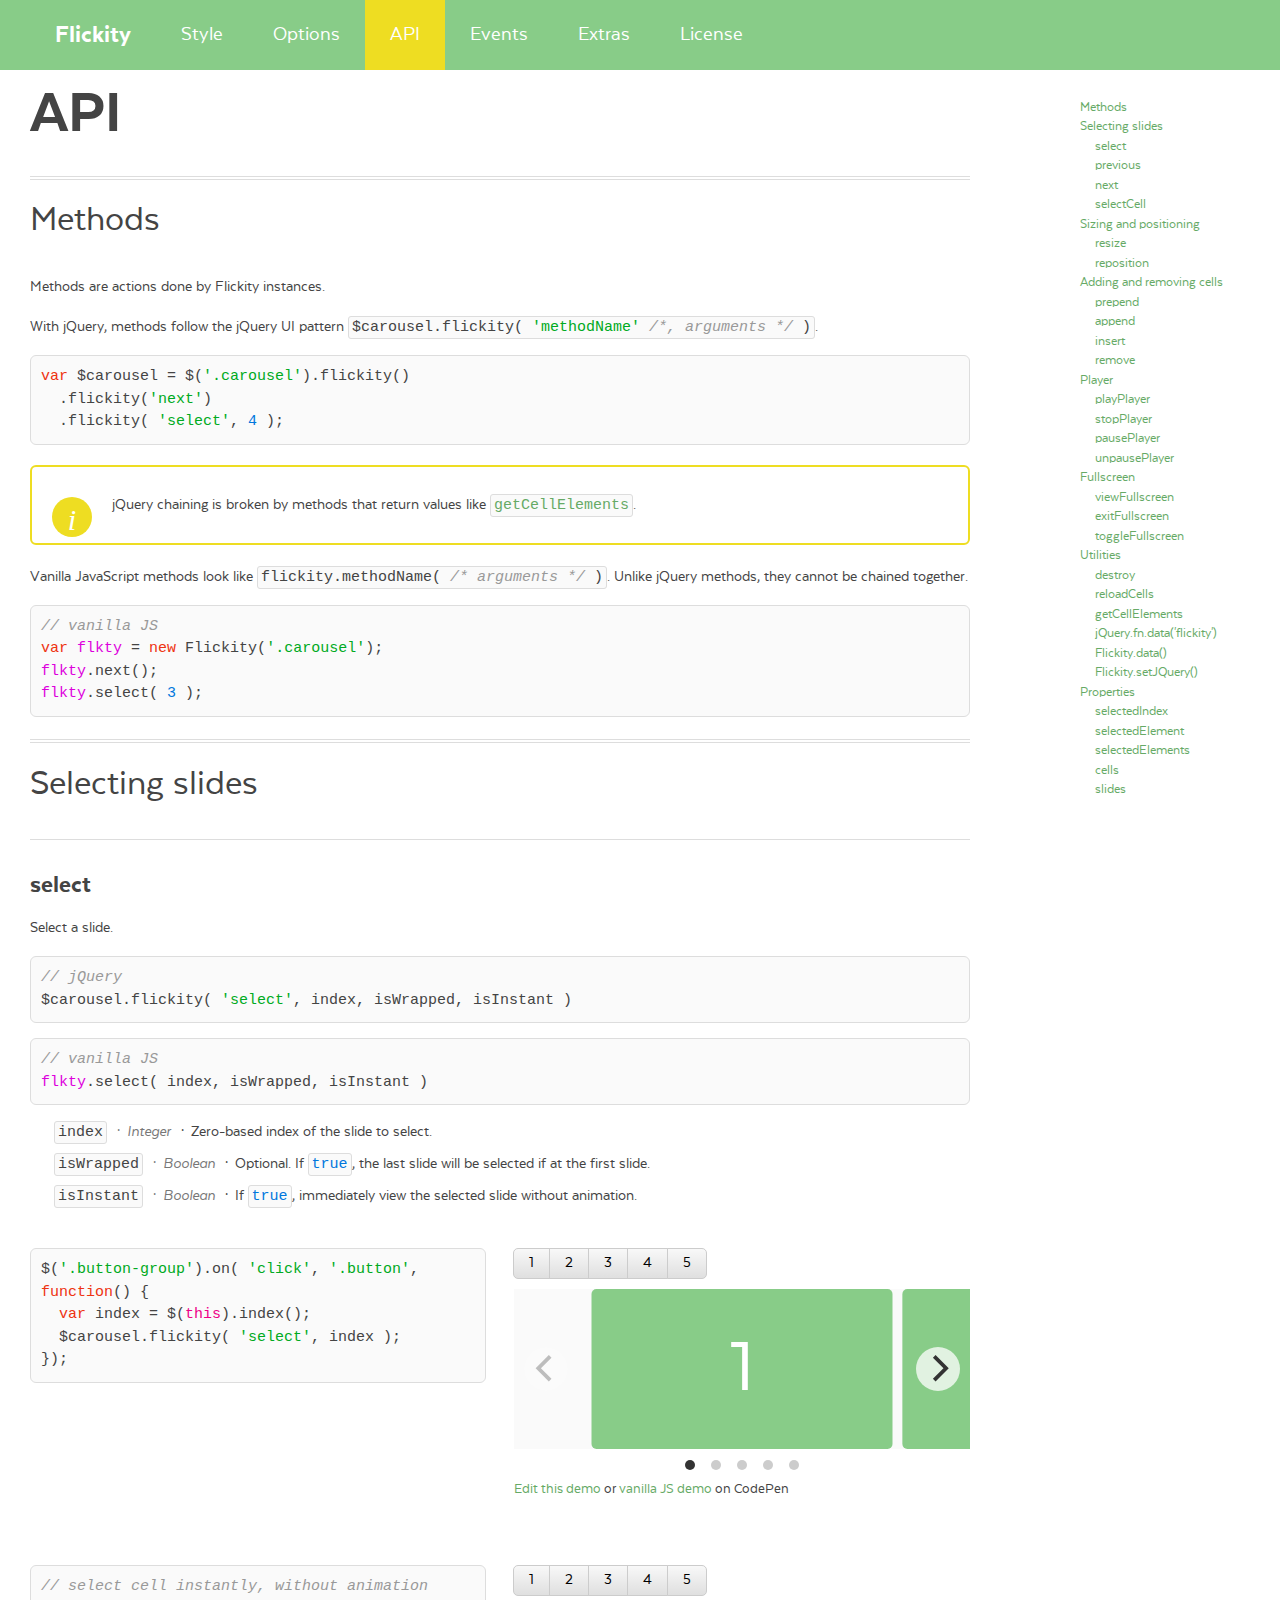
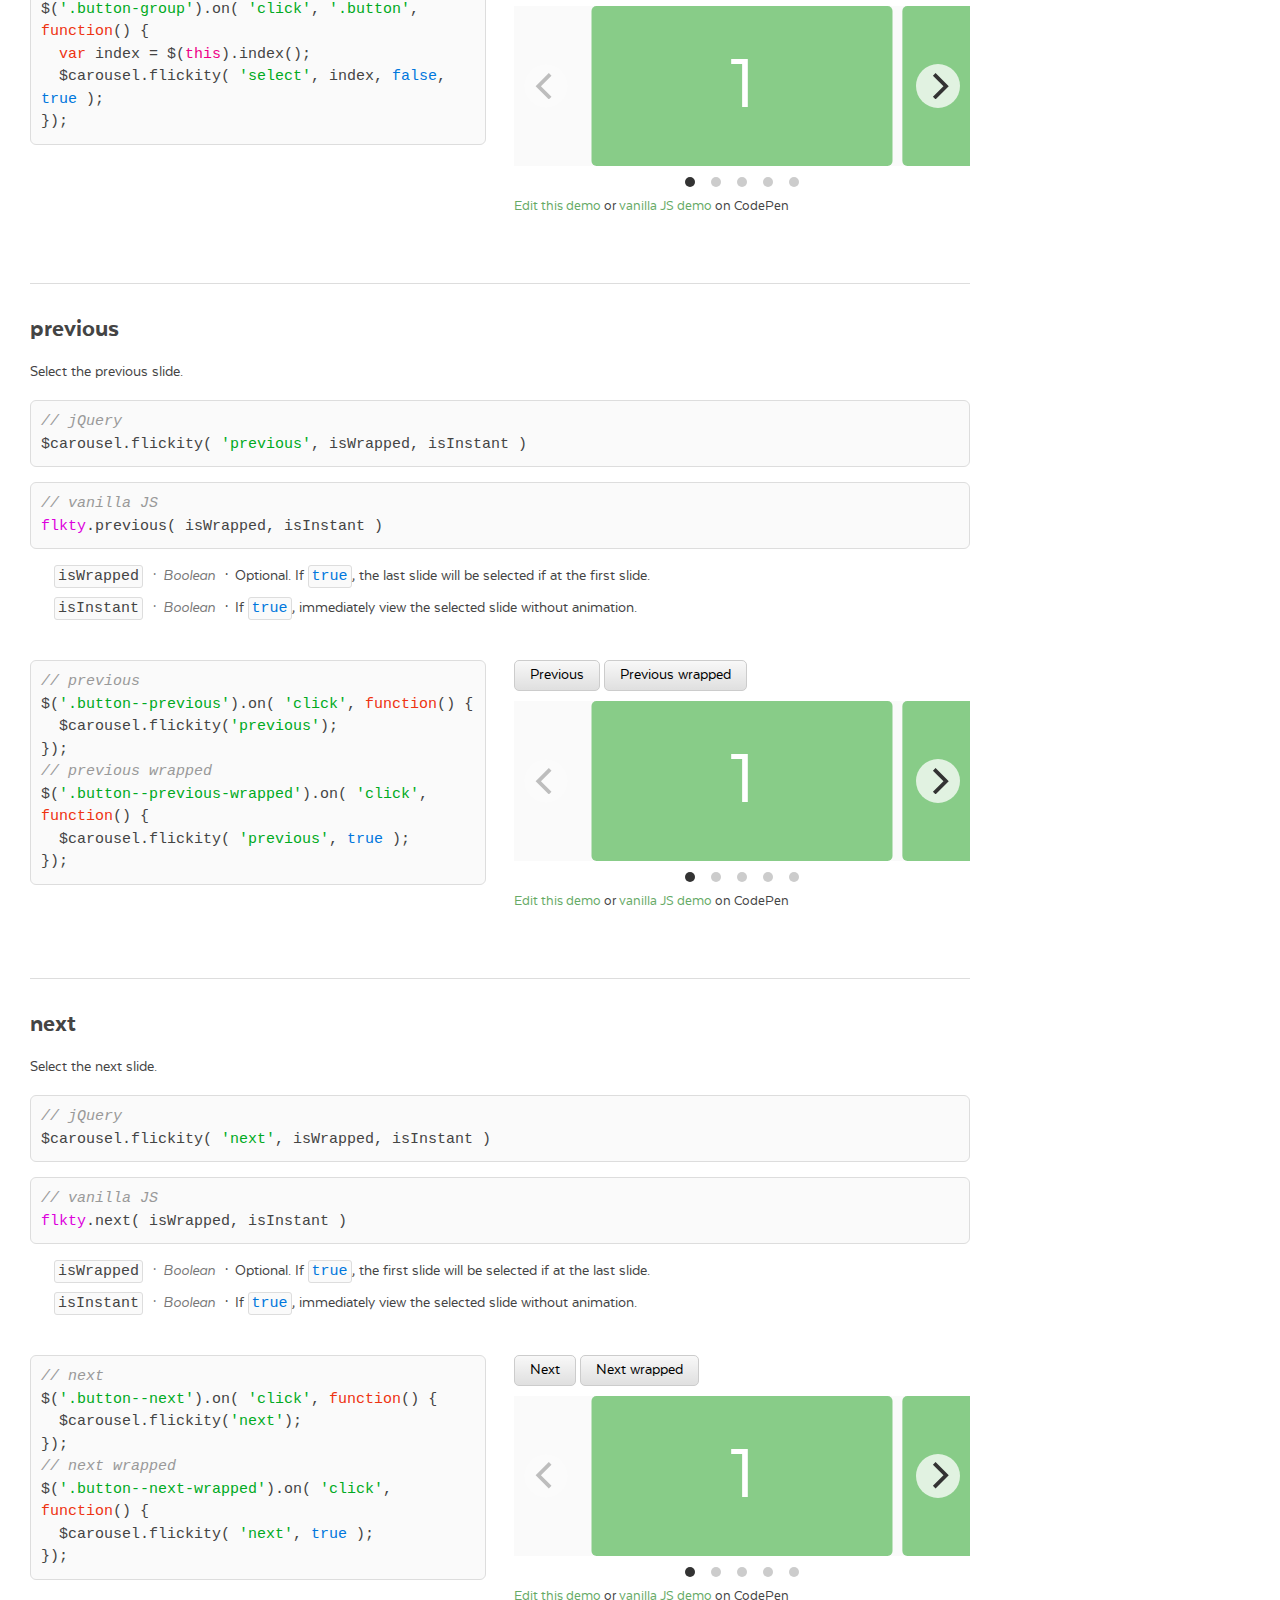
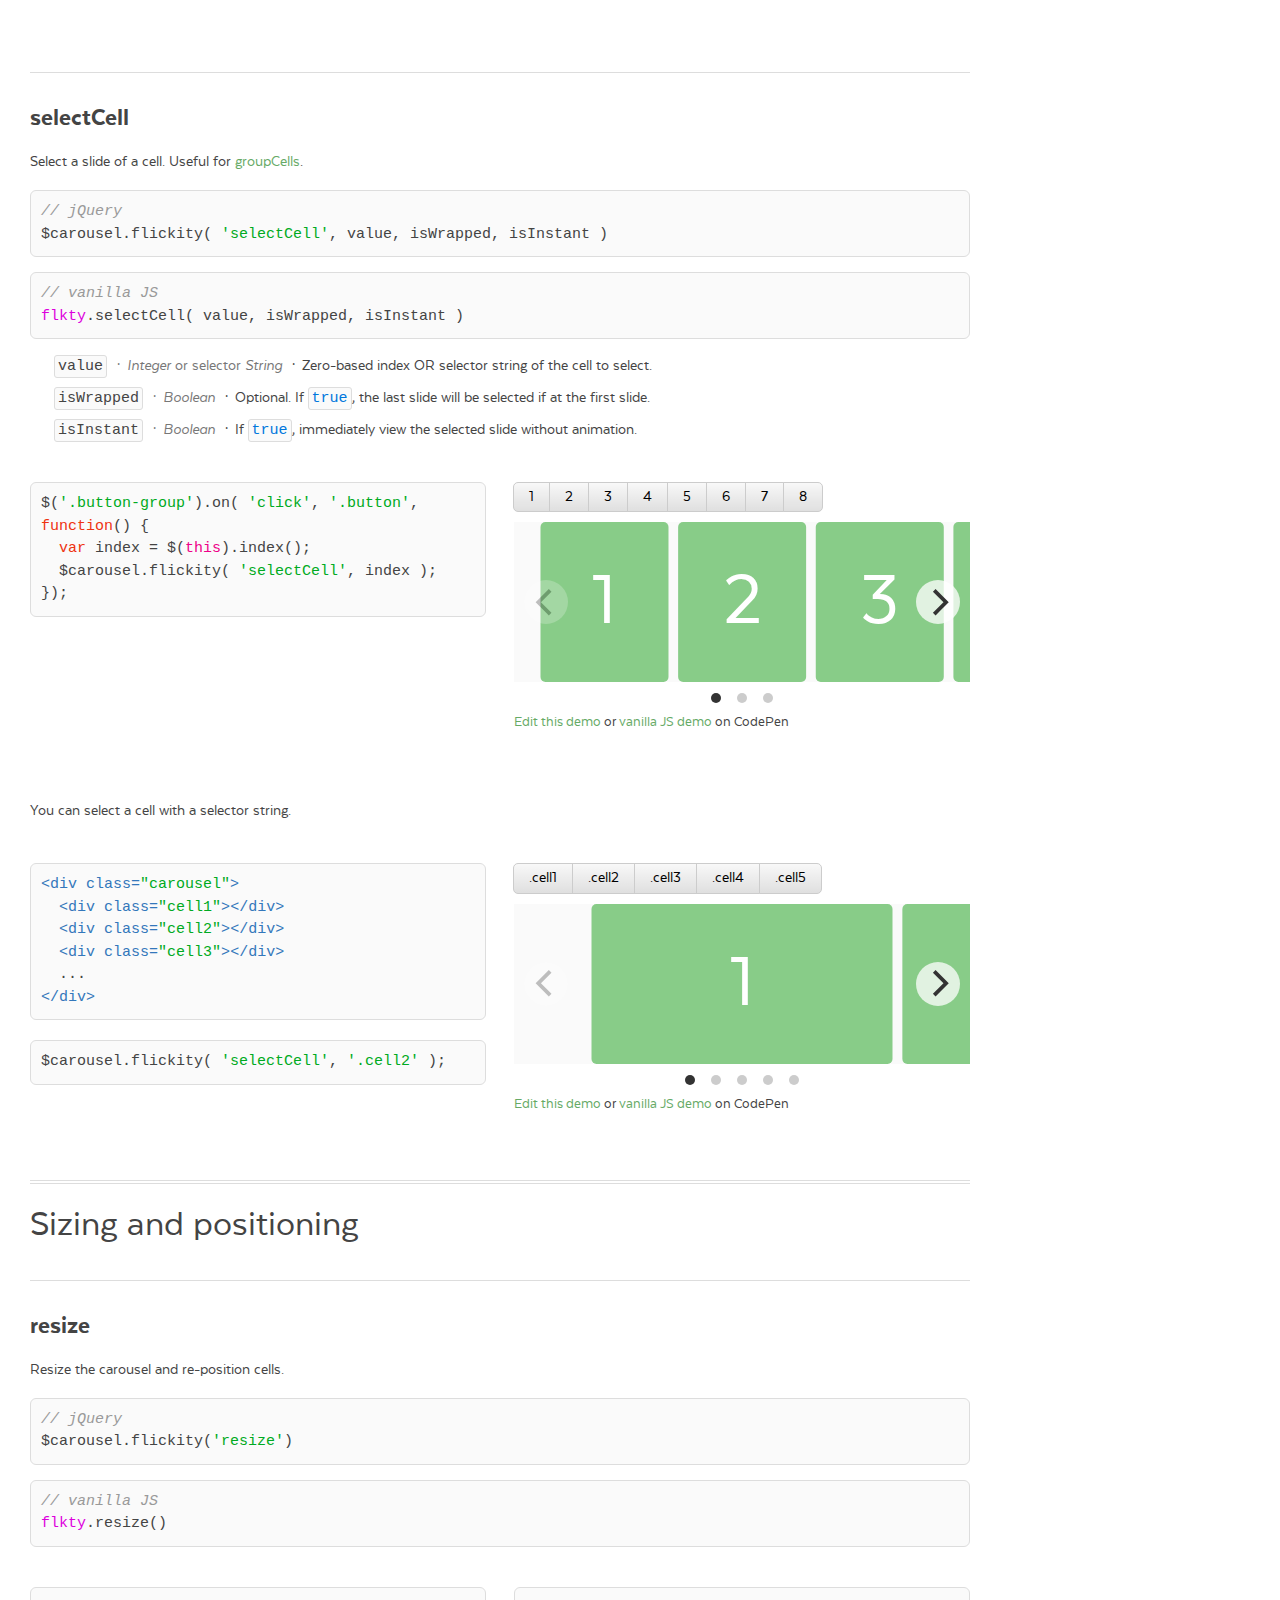
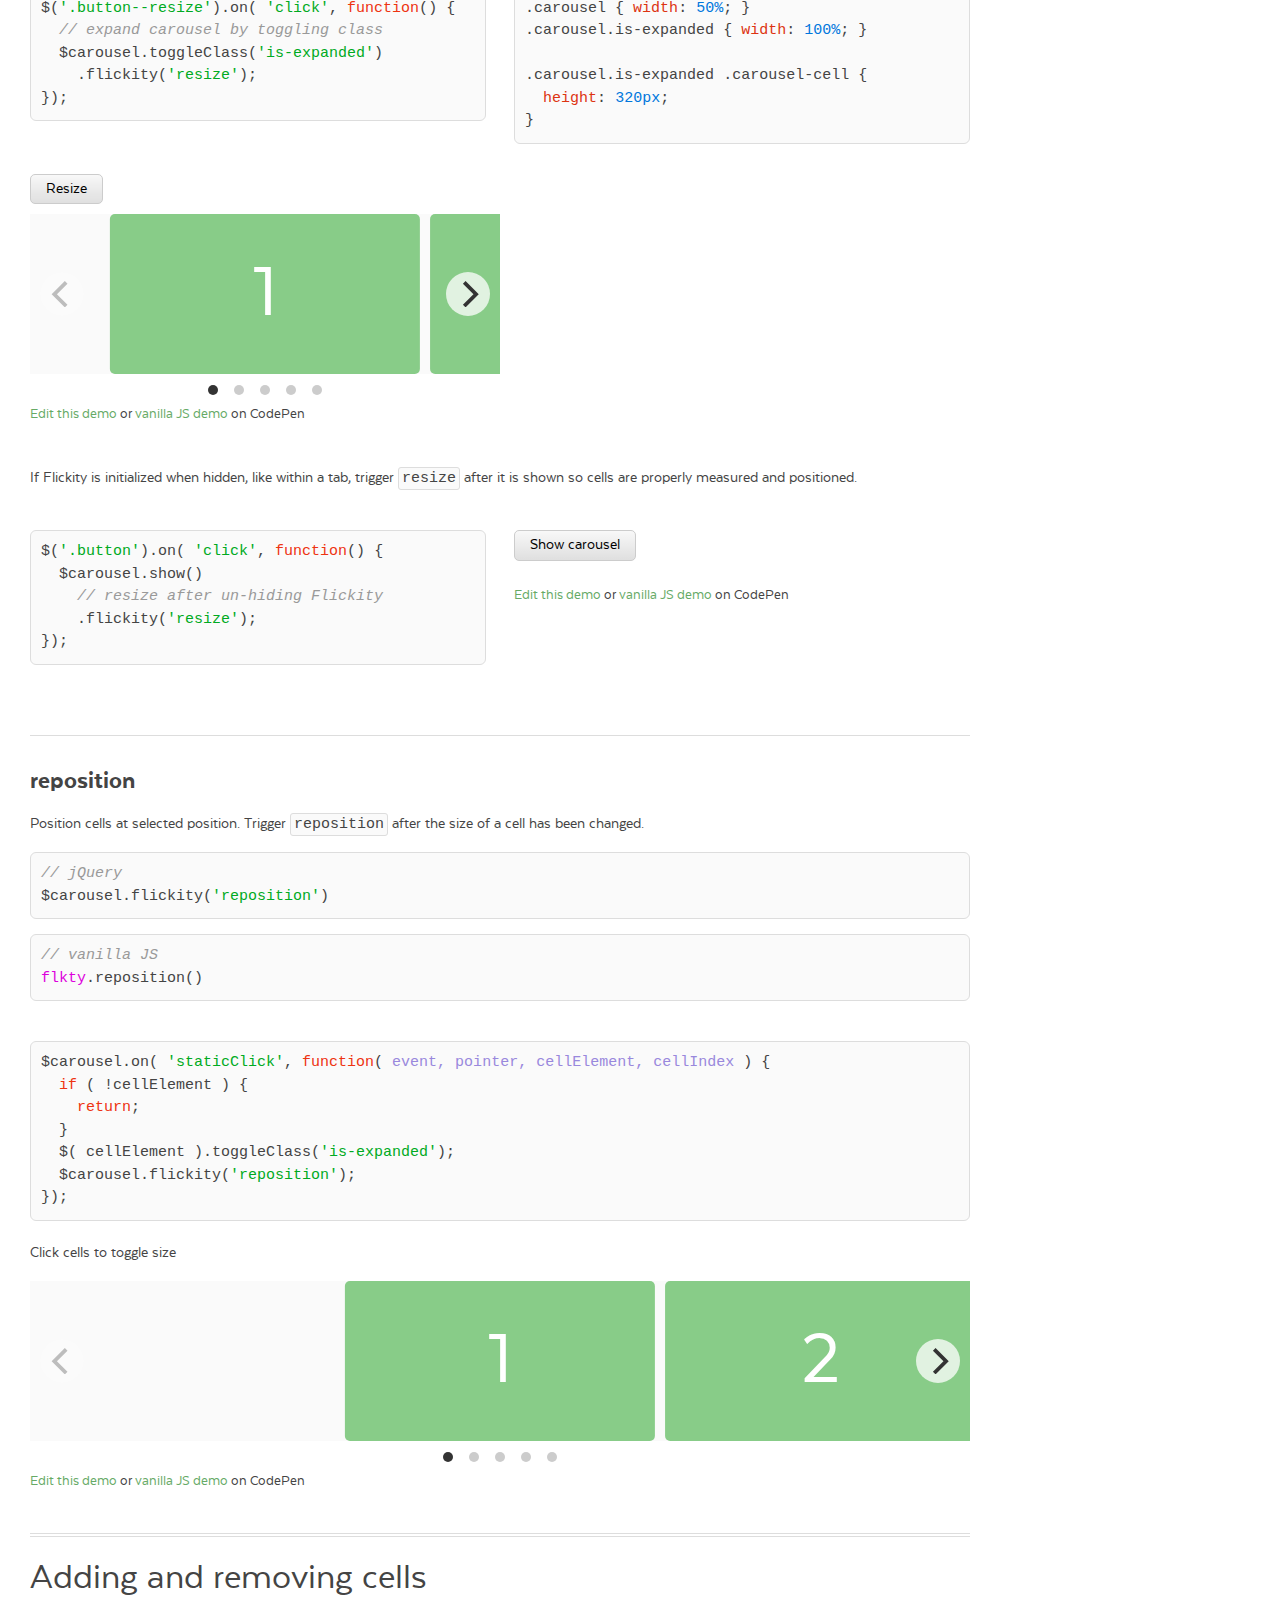
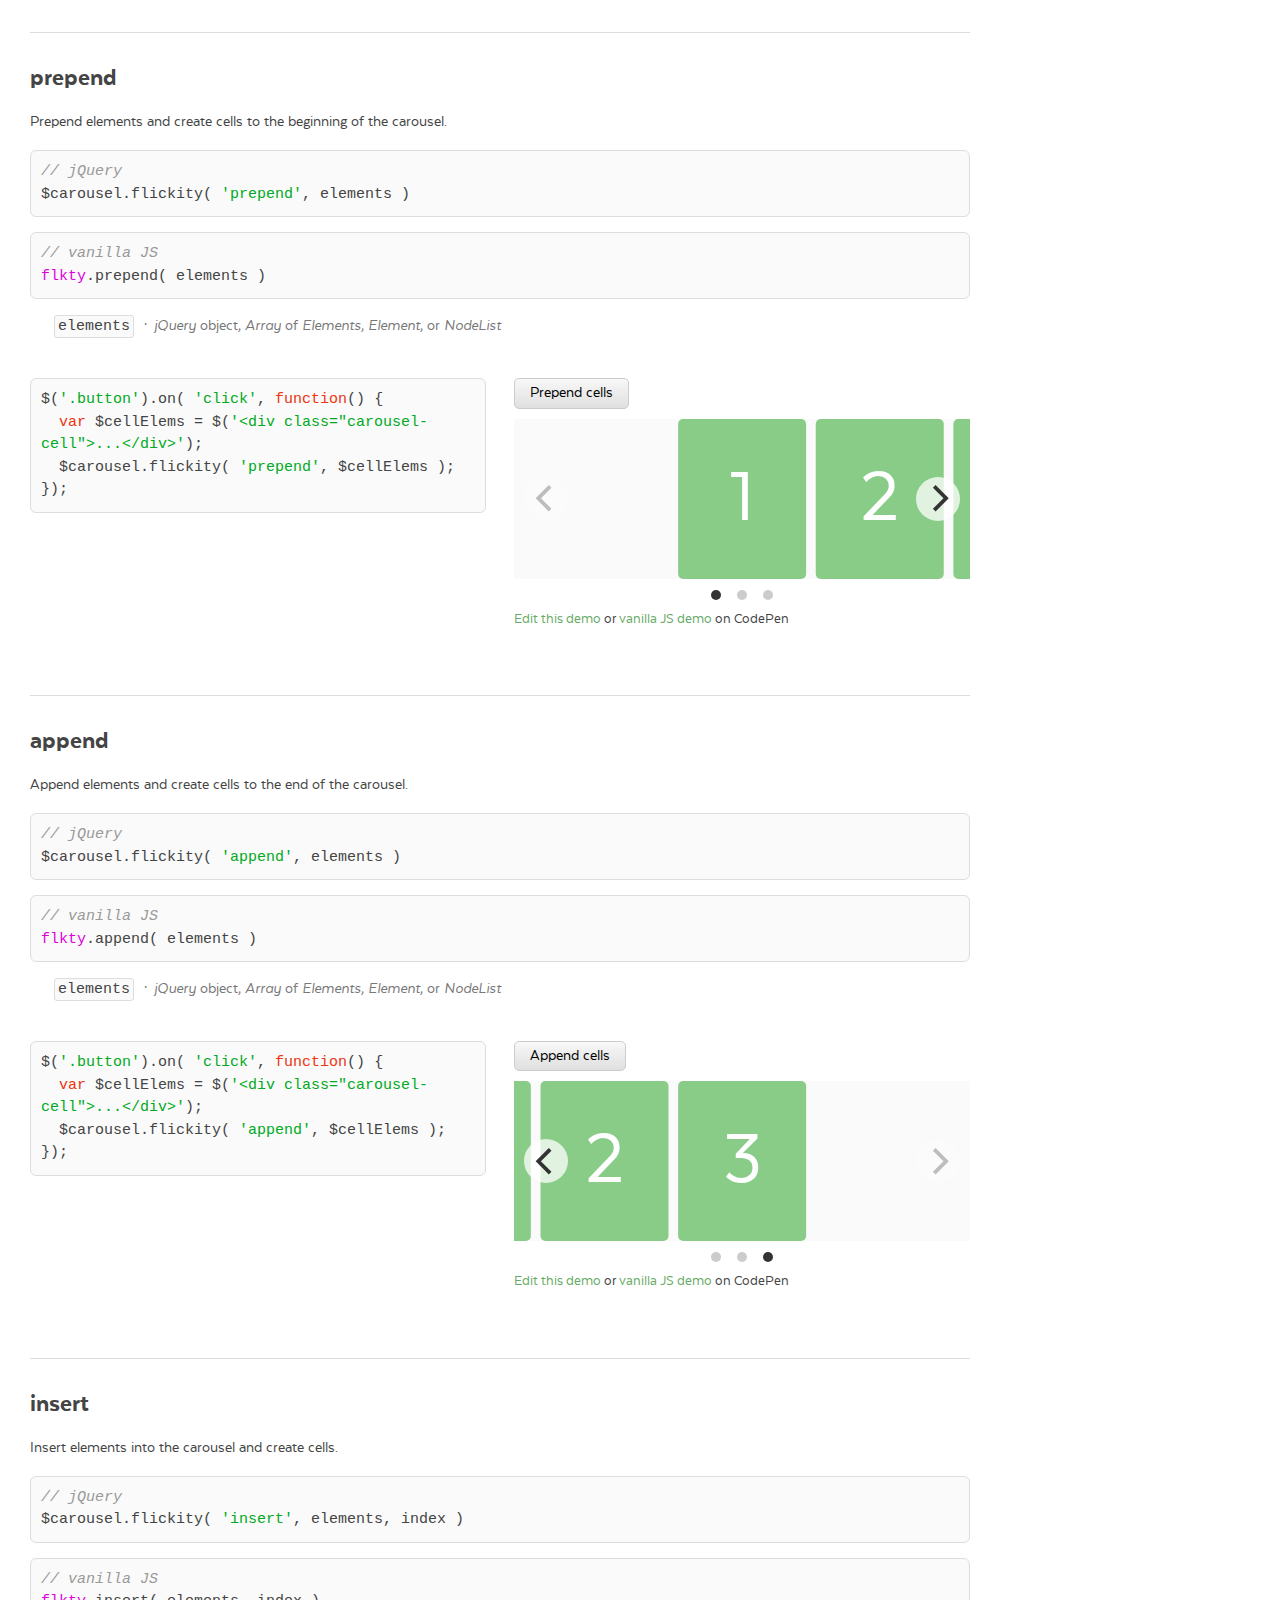
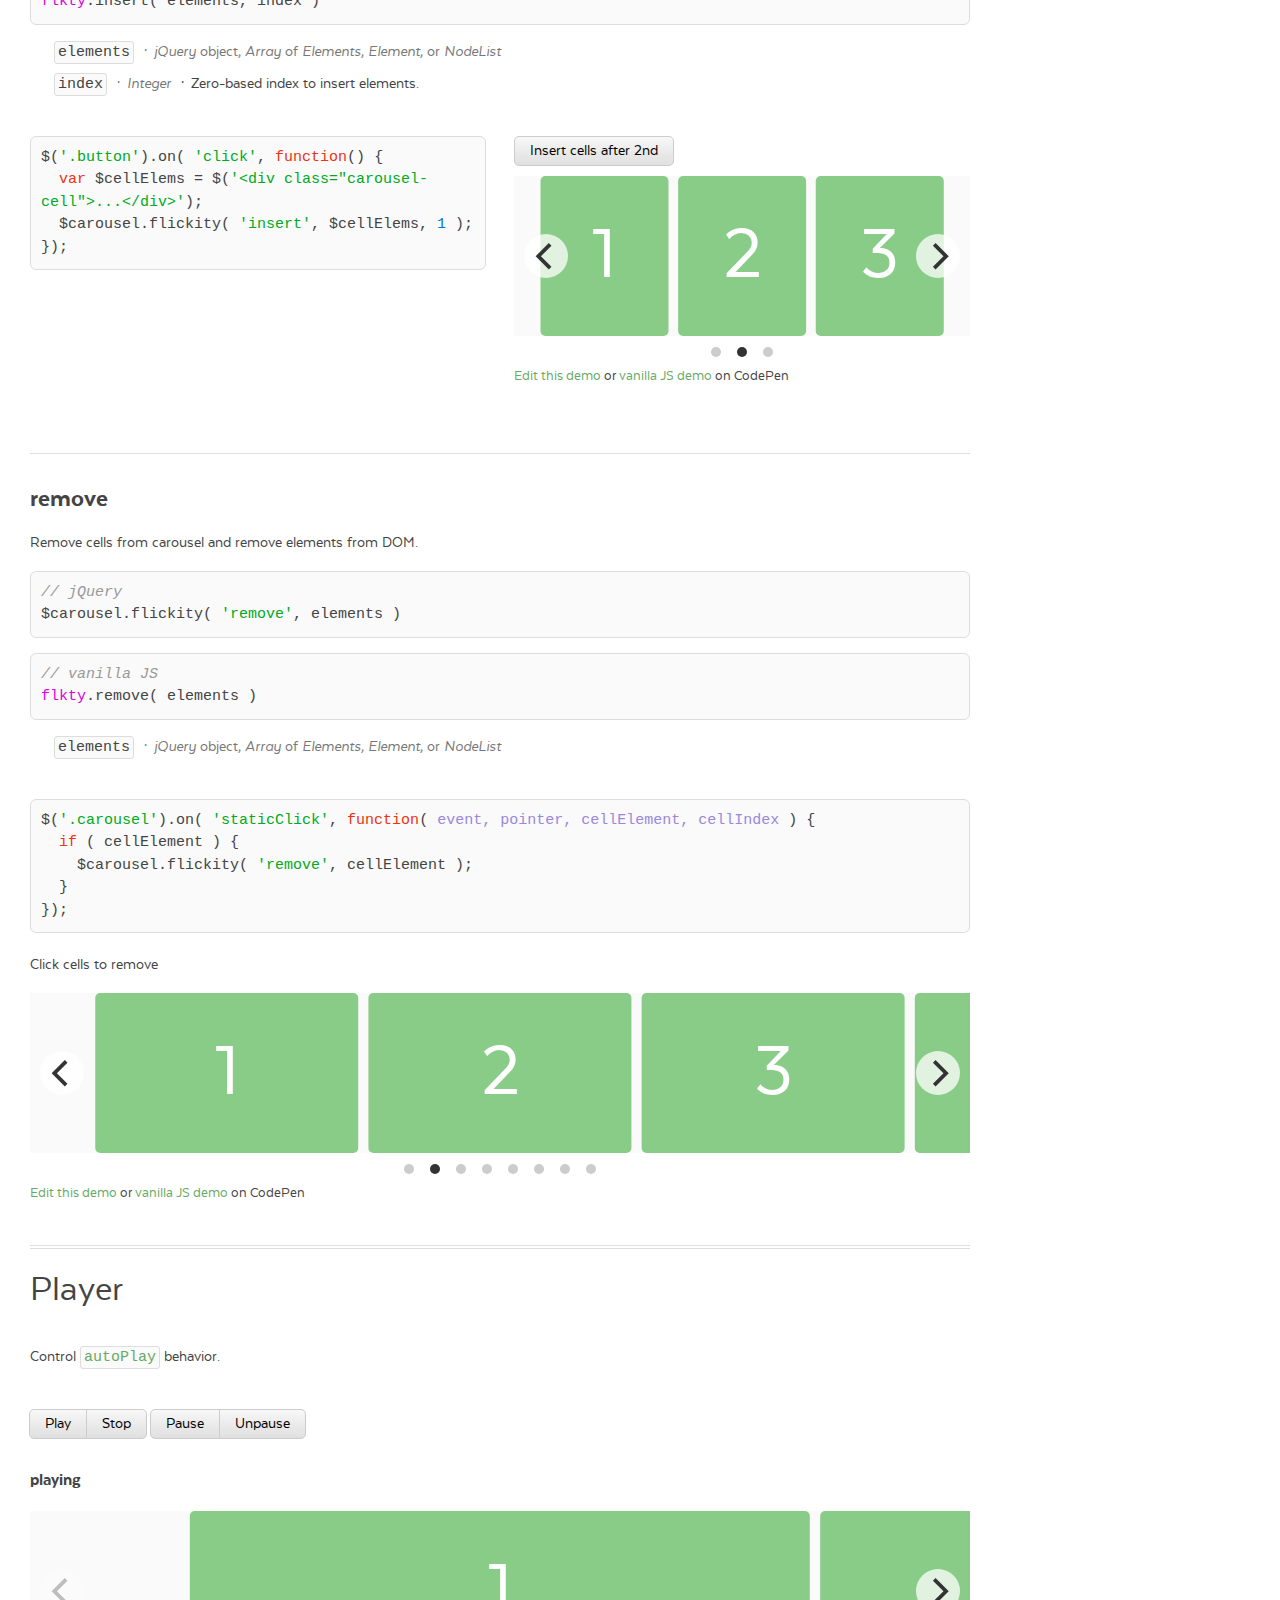
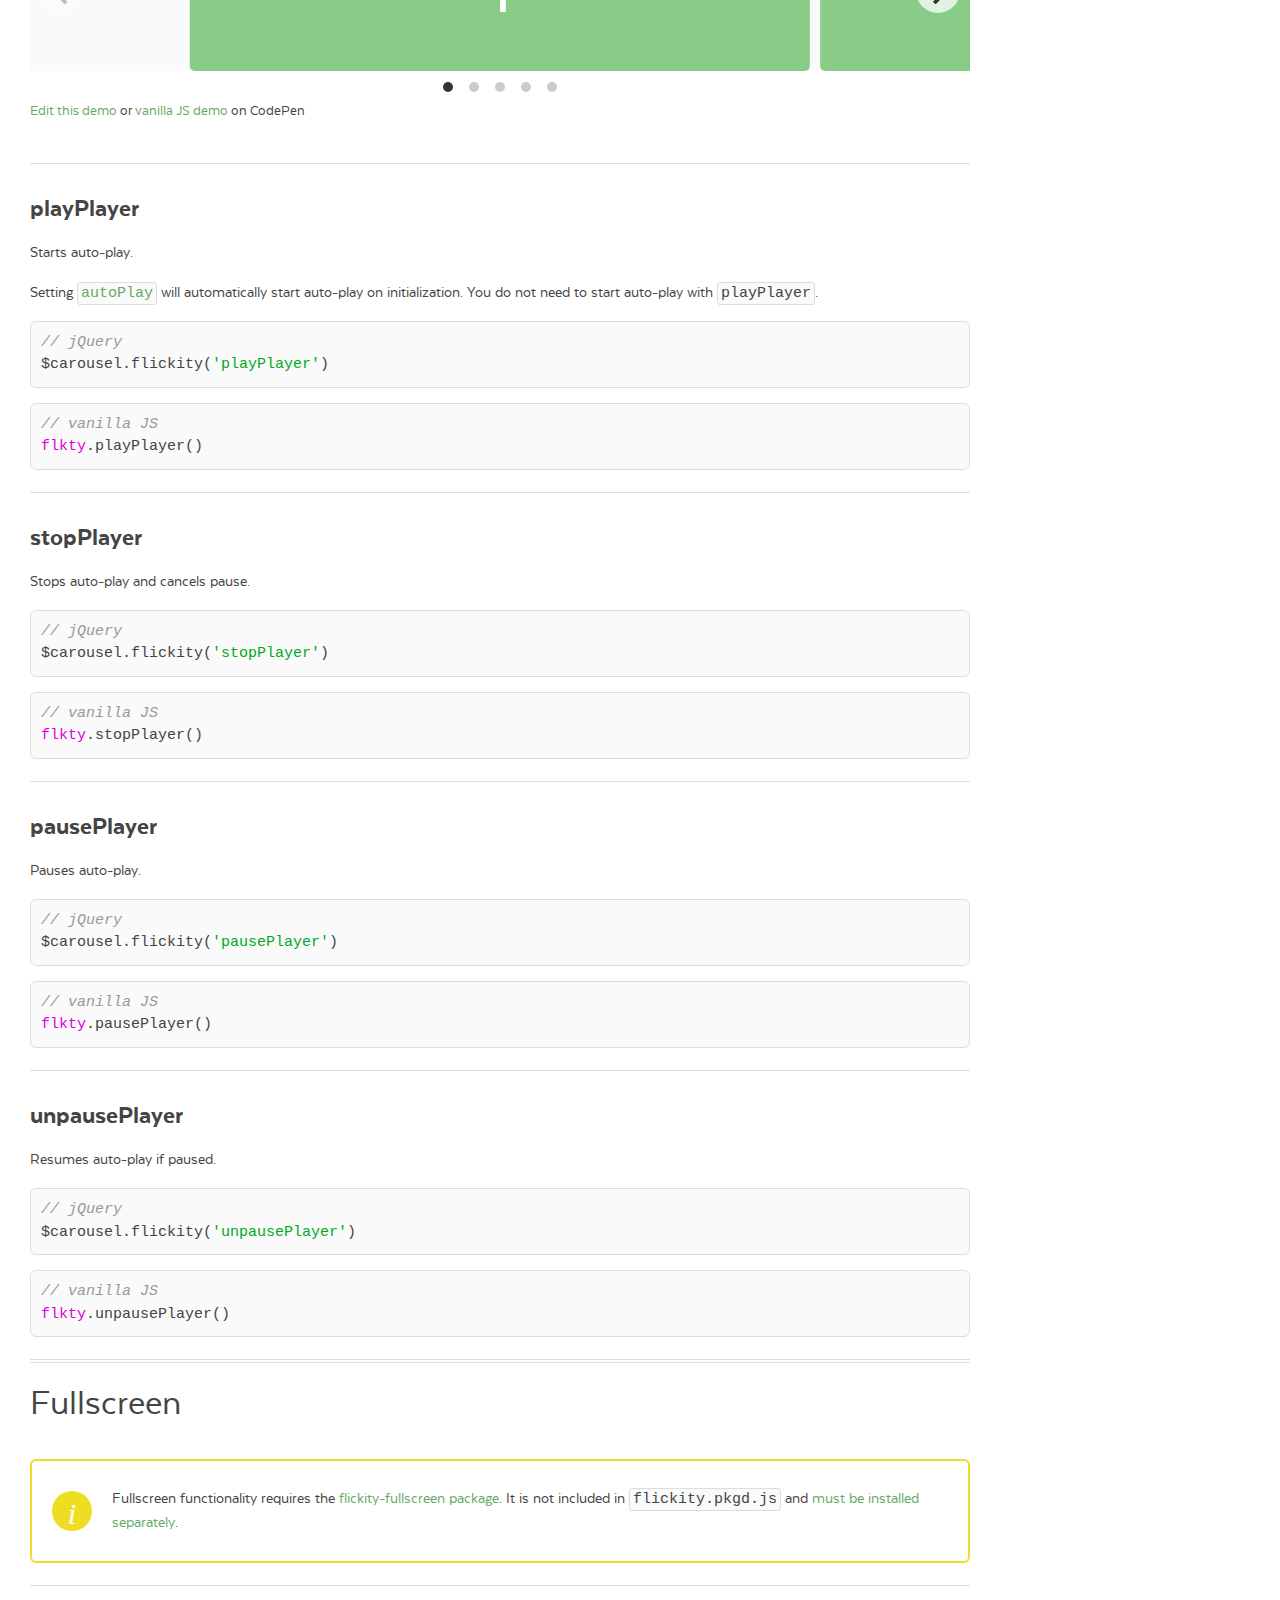
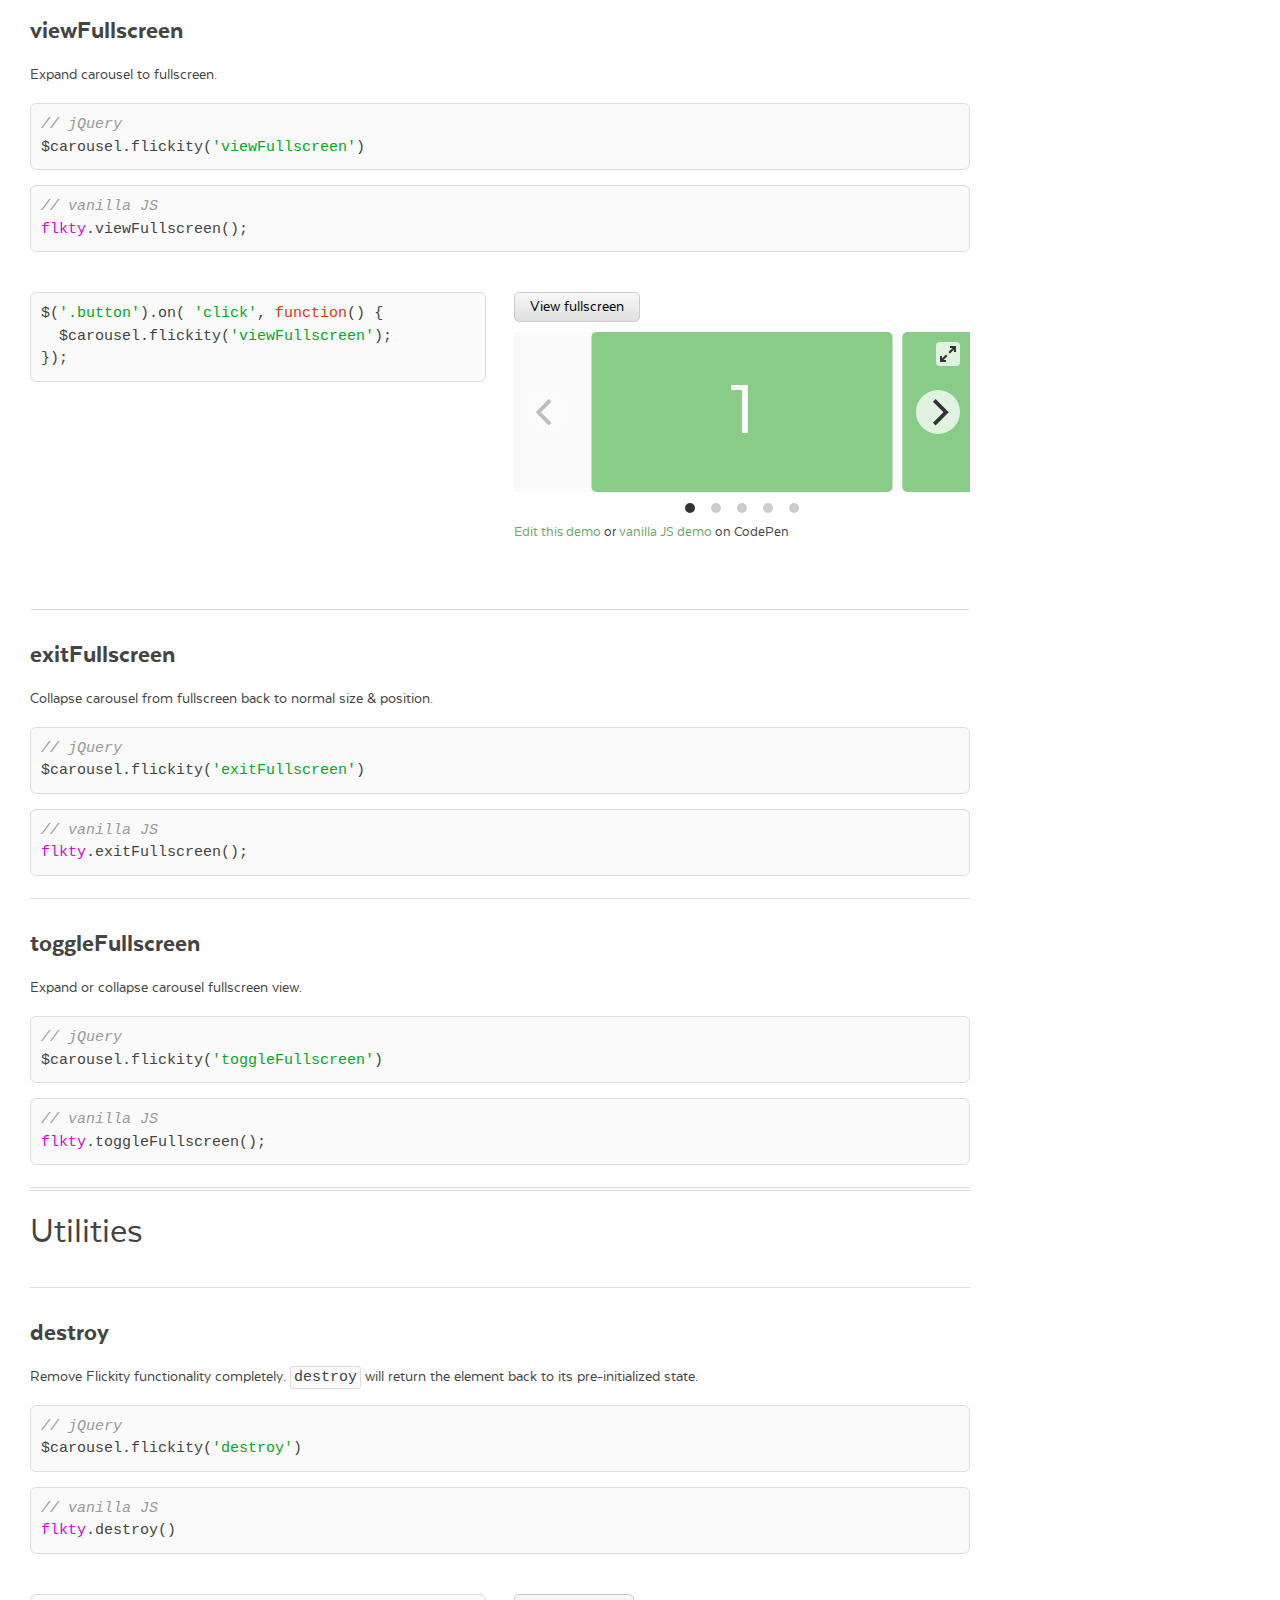
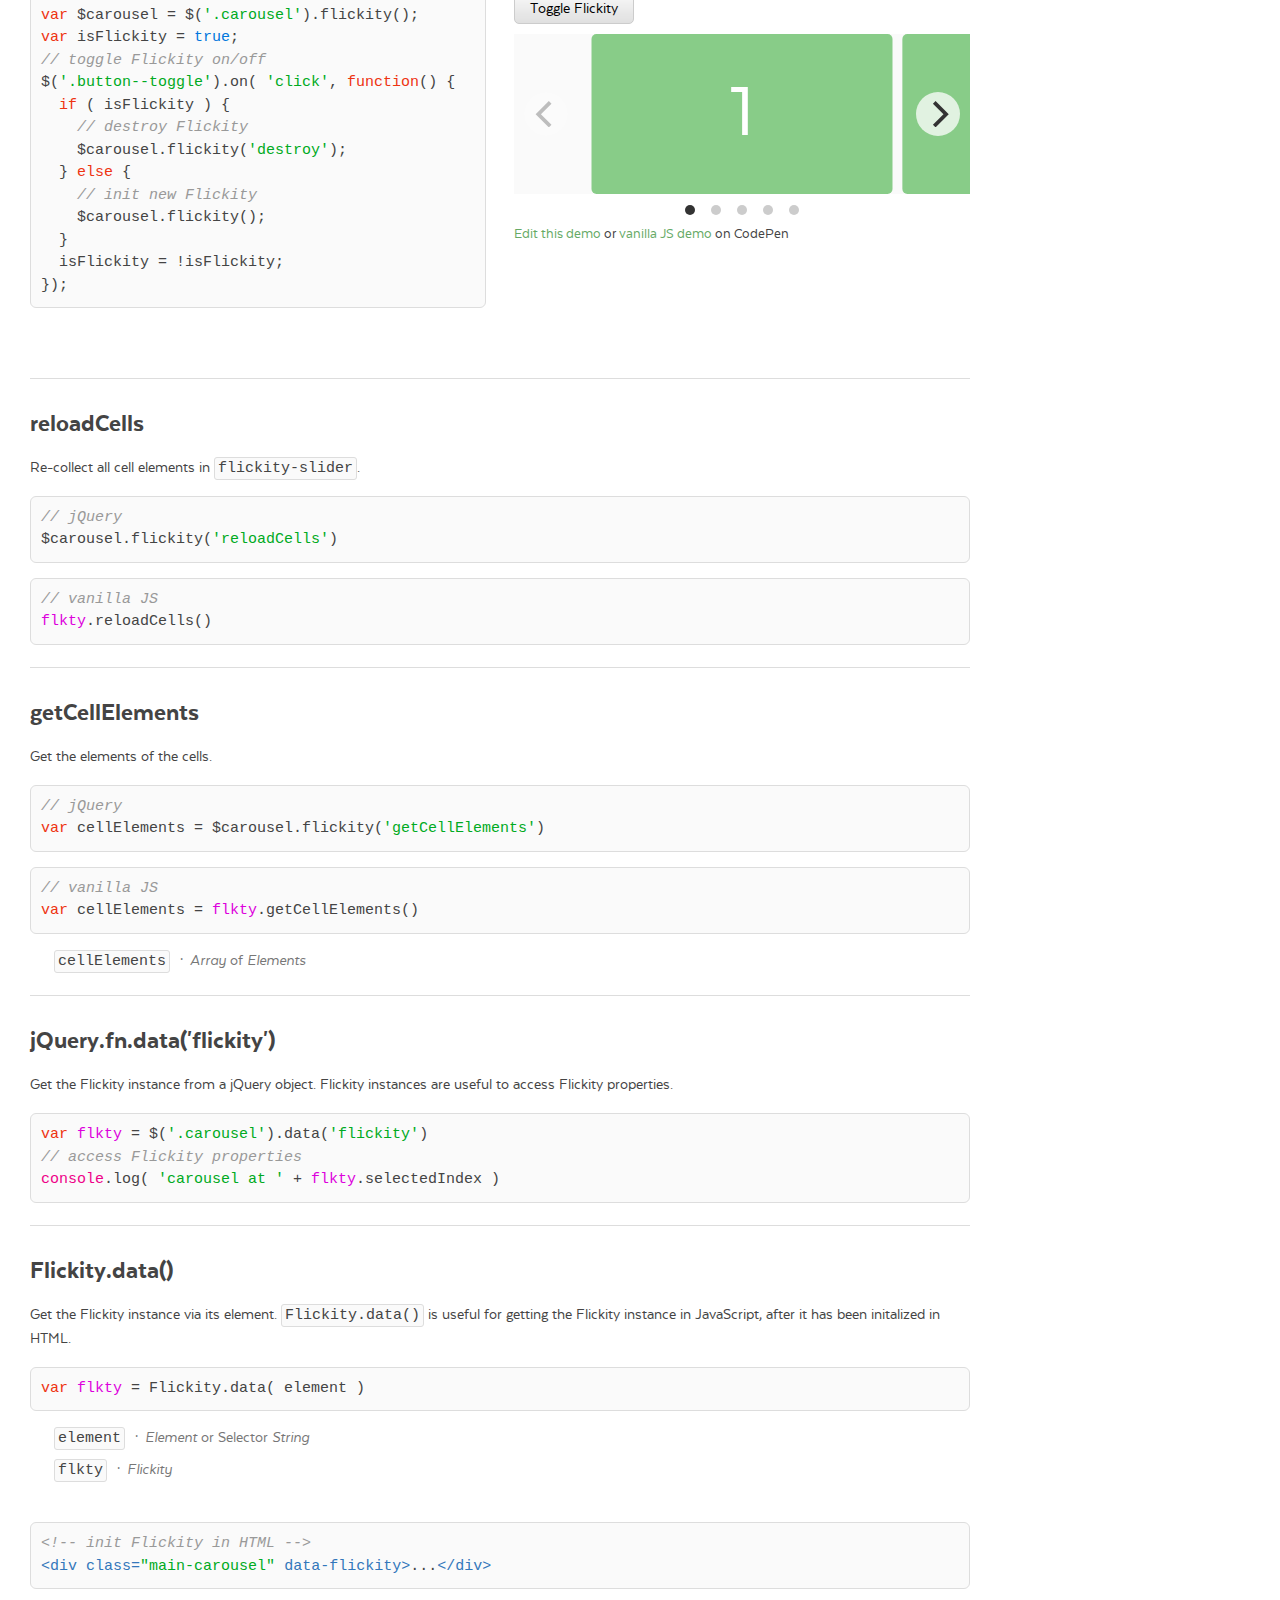
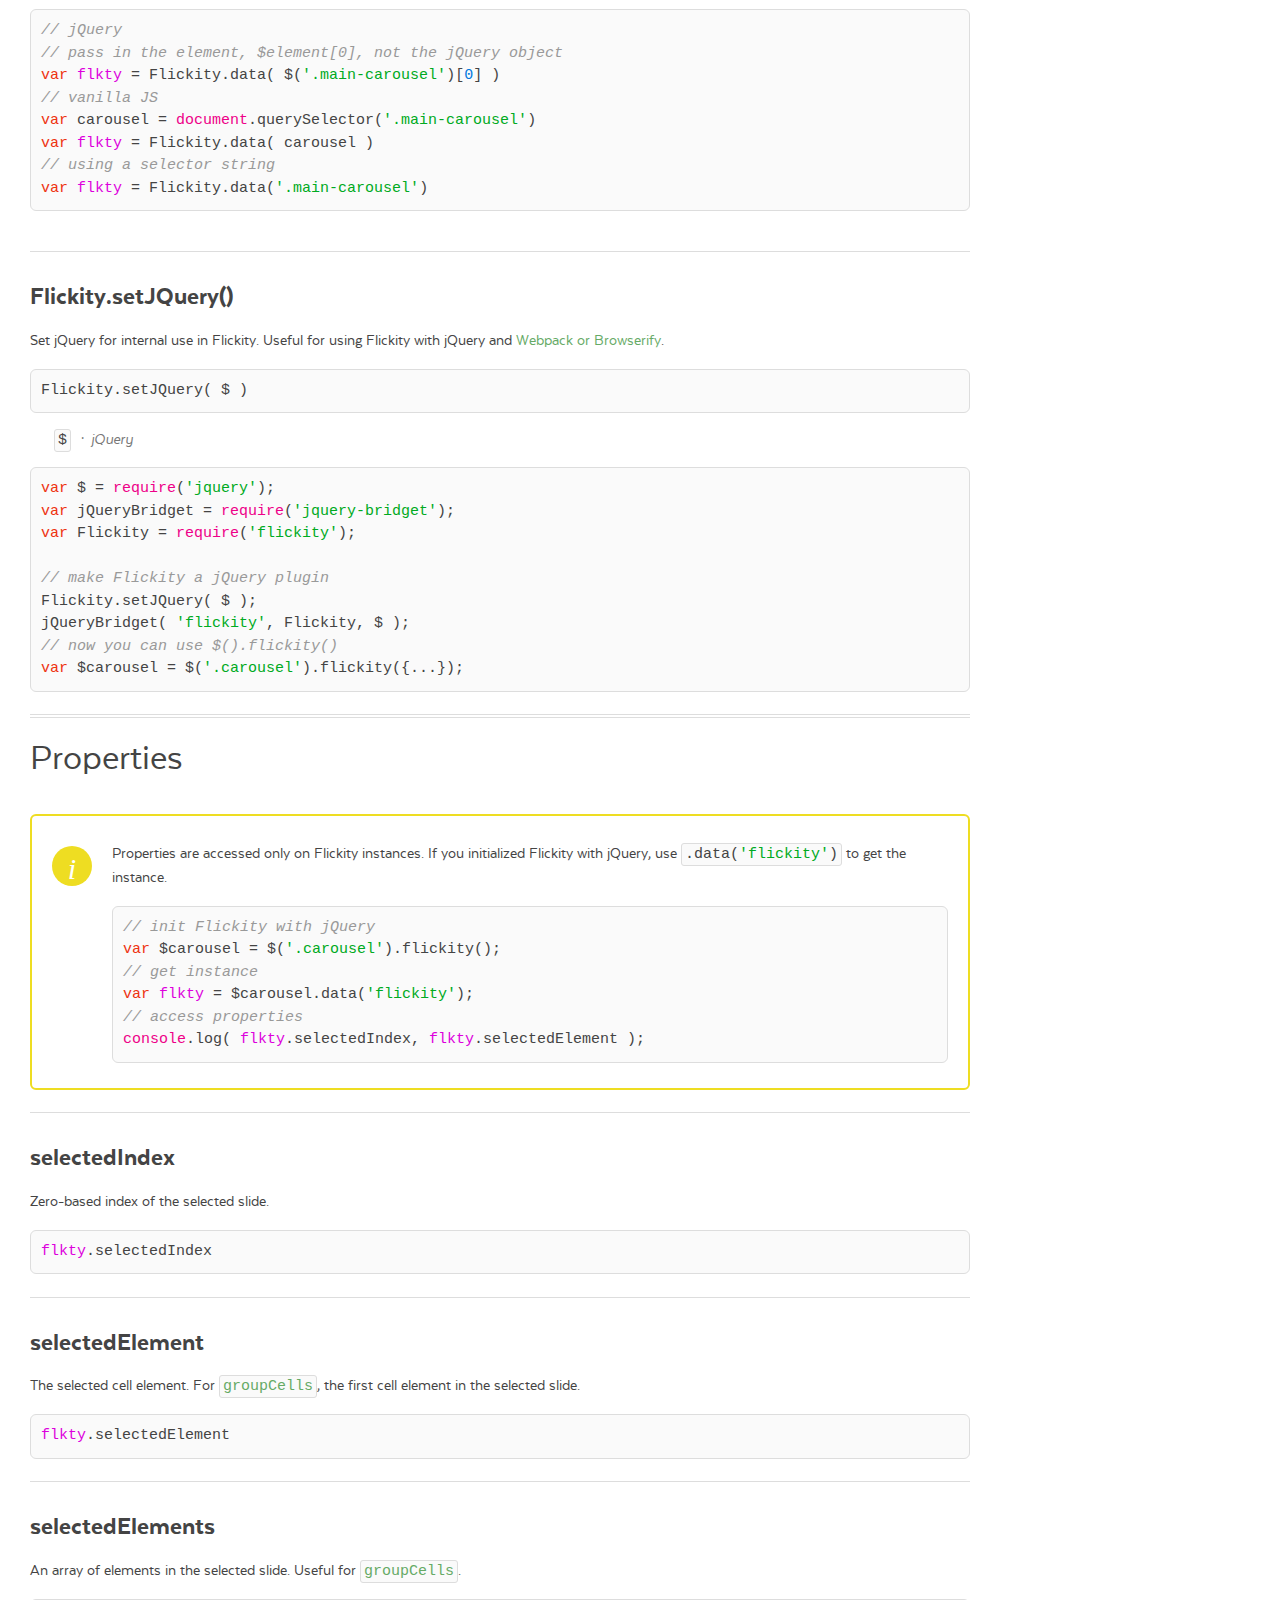
<file: Flickity/api.html>
<!DOCTYPE html><html lang="en" class="export"><head>
  <meta charset="utf-8">
  <meta name="description" content="Touch, responsive, flickable carousels">
  <meta name="viewport" content="width=device-width">

  <title>Flickity · API</title>

    <link rel="stylesheet" href="css/flickity-docs.css?6" media="screen">

  <meta name="twitter:card" content="summary">
  <meta name="twitter:site" content="@metafizzyco">
  <meta name="twitter:url" content="https://flickity.metafizzy.co/api.html">
  <meta name="twitter:title" content="Flickity API">
  <meta name="twitter:description" content="Touch, responsive, flickable carousels">

</head>
<body class="page--api">


<nav class="site-nav">
  <div class="container">
    <ul class="site-nav__list">
      <li class="site-nav__item site-nav__item--homepage"><a href=".">Flickity</a></li>
      <li class="site-nav__item site-nav__item--style"><a href="style.html">Style</a></li>
      <li class="site-nav__item site-nav__item--options"><a href="options.html">Options</a></li>
      <li class="site-nav__item site-nav__item--api"><a href="api.html">API</a></li>
      <li class="site-nav__item site-nav__item--events"><a href="events.html">Events</a></li>
      <li class="site-nav__item site-nav__item--extras"><a href="extras.html">Extras</a></li>
      <li class="site-nav__item site-nav__item--license"><a href="license.html">License</a></li>
    </ul>
  </div>
</nav>


<div class="main">
  <div class="container">
      <h1 class="page-title">API</h1>


    <ul class="page-nav" data-js="page-nav">
<li class="page-nav__item page-nav__item--h2"><a href="#methods">Methods</a></li>
<li class="page-nav__item page-nav__item--h2"><a href="#selecting-slides">Selecting slides</a></li>
<li class="page-nav__item page-nav__item--h3"><a href="#select">select</a></li>
<li class="page-nav__item page-nav__item--h3"><a href="#previous">previous</a></li>
<li class="page-nav__item page-nav__item--h3"><a href="#next">next</a></li>
<li class="page-nav__item page-nav__item--h3"><a href="#selectcell">selectCell</a></li>
<li class="page-nav__item page-nav__item--h2"><a href="#sizing-and-positioning">Sizing and positioning</a></li>
<li class="page-nav__item page-nav__item--h3"><a href="#resize">resize</a></li>
<li class="page-nav__item page-nav__item--h3"><a href="#reposition">reposition</a></li>
<li class="page-nav__item page-nav__item--h2"><a href="#adding-and-removing-cells">Adding and removing cells</a></li>
<li class="page-nav__item page-nav__item--h3"><a href="#prepend">prepend</a></li>
<li class="page-nav__item page-nav__item--h3"><a href="#append">append</a></li>
<li class="page-nav__item page-nav__item--h3"><a href="#insert">insert</a></li>
<li class="page-nav__item page-nav__item--h3"><a href="#remove">remove</a></li>
<li class="page-nav__item page-nav__item--h2"><a href="#player">Player</a></li>
<li class="page-nav__item page-nav__item--h3"><a href="#playplayer">playPlayer</a></li>
<li class="page-nav__item page-nav__item--h3"><a href="#stopplayer">stopPlayer</a></li>
<li class="page-nav__item page-nav__item--h3"><a href="#pauseplayer">pausePlayer</a></li>
<li class="page-nav__item page-nav__item--h3"><a href="#unpauseplayer">unpausePlayer</a></li>
<li class="page-nav__item page-nav__item--h2"><a href="#fullscreen">Fullscreen</a></li>
<li class="page-nav__item page-nav__item--h3"><a href="#viewfullscreen">viewFullscreen</a></li>
<li class="page-nav__item page-nav__item--h3"><a href="#exitfullscreen">exitFullscreen</a></li>
<li class="page-nav__item page-nav__item--h3"><a href="#togglefullscreen">toggleFullscreen</a></li>
<li class="page-nav__item page-nav__item--h2"><a href="#utilities">Utilities</a></li>
<li class="page-nav__item page-nav__item--h3"><a href="#destroy">destroy</a></li>
<li class="page-nav__item page-nav__item--h3"><a href="#reloadcells">reloadCells</a></li>
<li class="page-nav__item page-nav__item--h3"><a href="#getcellelements">getCellElements</a></li>
<li class="page-nav__item page-nav__item--h3"><a href="#jquery-fn-data-flickity">jQuery.fn.data('flickity')</a></li>
<li class="page-nav__item page-nav__item--h3"><a href="#flickity-data">Flickity.data()</a></li>
<li class="page-nav__item page-nav__item--h3"><a href="#flickity-setjquery">Flickity.setJQuery()</a></li>
<li class="page-nav__item page-nav__item--h2"><a href="#properties">Properties</a></li>
<li class="page-nav__item page-nav__item--h3"><a href="#selectedindex">selectedIndex</a></li>
<li class="page-nav__item page-nav__item--h3"><a href="#selectedelement">selectedElement</a></li>
<li class="page-nav__item page-nav__item--h3"><a href="#selectedelements">selectedElements</a></li>
<li class="page-nav__item page-nav__item--h3"><a href="#cells">cells</a></li>
<li class="page-nav__item page-nav__item--h3"><a href="#slides">slides</a></li>
</ul>


<h2 id="methods">Methods</h2>

<p>Methods are actions done by Flickity instances.</p>

<p>With jQuery, methods follow the jQuery UI pattern
  <code>$carousel.flickity( <span class="string">'methodName'</span> <span class="comment">/*, arguments */</span> )</code>.</p>

<pre><code class="js"><span class="keyword">var</span> $carousel = $(<span class="string">'.carousel'</span>).flickity()
  .flickity(<span class="string">'next'</span>)
  .flickity( <span class="string">'select'</span>, <span class="number">4</span> );
</code></pre>

<div class="call-out">
  <p>jQuery chaining is broken by methods that return values like <a href="#getcellelements"><code>getCellElements</code></a>.</p>
</div>

<p>Vanilla JavaScript methods look like
  <code>flickity.methodName( <span class="comment">/* arguments */</span> )</code>. Unlike jQuery methods, they cannot be chained together.</p>

<pre><code class="js"><span class="comment">// vanilla JS</span>
<span class="keyword">var</span> <span class="flickity_var">flkty</span> = <span class="keyword">new</span> <span class="flickity_keyword">Flickity</span>(<span class="string">'.carousel'</span>);
<span class="flickity_var">flkty</span>.next();
<span class="flickity_var">flkty</span>.select( <span class="number">3</span> );
</code></pre>

<h2 id="selecting-slides">Selecting slides</h2>

<h3 id="select">select</h3>

<p>Select a slide.</p>

<pre><code class="js"><span class="comment">// jQuery</span>
$carousel.flickity( <span class="string">'select'</span>, index, isWrapped, isInstant )
</code></pre>
<pre><code class="js"><span class="comment">// vanilla JS</span>
<span class="flickity_var">flkty</span>.select( index, isWrapped, isInstant )
</code></pre>

<p class="argument">
  <code class="argument__code">index</code>
  <span class="argument__type"><i>Integer</i></span>
  <span class="argument__description">Zero-based index of the slide to select.</span>
</p>
<p class="argument">
  <code class="argument__code">isWrapped</code>
  <span class="argument__type"><i>Boolean</i></span>
  <span class="argument__description">Optional. If <code><span class="literal">true</span></code>, the last slide will be selected if at the first slide.</span>
</p>
<p class="argument">
  <code class="argument__code">isInstant</code>
  <span class="argument__type"><i>Boolean</i></span>
  <span class="argument__description">If <code><span class="literal">true</span></code>, immediately view the selected slide without animation.</span>
</p>

<div class="example duo">
  <div class="example__code duo__cell">
<pre><code class="js">$(<span class="string">'.button-group'</span>).on( <span class="string">'click'</span>, <span class="string">'.button'</span>, <span class="function"><span class="keyword">function</span>(<span class="params"></span>) </span>{
  <span class="keyword">var</span> index = $(<span class="built_in">this</span>).index();
  $carousel.flickity( <span class="string">'select'</span>, index );
});
</code></pre>
  </div>
  <div class="example__demo duo__cell" data-js="select">
    <div class="button-row button-group">
      <button class="button">1</button>
      <button class="button">2</button>
      <button class="button">3</button>
      <button class="button">4</button>
      <button class="button">5</button>
    </div>
    <div class="carousel">
      <div class="carousel-cell"></div>
      <div class="carousel-cell"></div>
      <div class="carousel-cell"></div>
      <div class="carousel-cell"></div>
      <div class="carousel-cell"></div>
    </div>
    <p class="edit-demo">
        <a href="https://codepen.io/desandro/pen/yyvYeN">Edit this demo</a>
        or <a href="https://codepen.io/desandro/pen/ByYoKM">vanilla JS demo</a> on CodePen
    </p>
  </div>
</div>

<div class="example duo">
  <div class="example__code duo__cell">
<pre><code class="js"><span class="comment">// select cell instantly, without animation</span>
$(<span class="string">'.button-group'</span>).on( <span class="string">'click'</span>, <span class="string">'.button'</span>, <span class="function"><span class="keyword">function</span>(<span class="params"></span>) </span>{
  <span class="keyword">var</span> index = $(<span class="built_in">this</span>).index();
  $carousel.flickity( <span class="string">'select'</span>, index, <span class="literal">false</span>, <span class="literal">true</span> );
});
</code></pre>
  </div>
  <div class="example__demo duo__cell" data-js="select-instant">
    <div class="button-row button-group">
      <button class="button">1</button>
      <button class="button">2</button>
      <button class="button">3</button>
      <button class="button">4</button>
      <button class="button">5</button>
    </div>
    <div class="carousel">
      <div class="carousel-cell"></div>
      <div class="carousel-cell"></div>
      <div class="carousel-cell"></div>
      <div class="carousel-cell"></div>
      <div class="carousel-cell"></div>
    </div>
    <p class="edit-demo">
        <a href="https://codepen.io/desandro/pen/pggQeL">Edit this demo</a>
        or <a href="https://codepen.io/desandro/pen/OMMamp">vanilla JS demo</a> on CodePen
    </p>
  </div>
</div>


<h3 id="previous">previous</h3>

<p>Select the previous slide.</p>

<pre><code class="js"><span class="comment">// jQuery</span>
$carousel.flickity( <span class="string">'previous'</span>, isWrapped, isInstant )
</code></pre>
<pre><code class="js"><span class="comment">// vanilla JS</span>
<span class="flickity_var">flkty</span>.previous( isWrapped, isInstant )
</code></pre>

<p class="argument">
  <code class="argument__code">isWrapped</code>
  <span class="argument__type"><i>Boolean</i></span>
  <span class="argument__description">Optional. If <code><span class="literal">true</span></code>, the last slide will be selected if at the first slide.</span>
</p>
<p class="argument">
  <code class="argument__code">isInstant</code>
  <span class="argument__type"><i>Boolean</i></span>
  <span class="argument__description">If <code><span class="literal">true</span></code>, immediately view the selected slide without animation.</span>
</p>

<div class="example duo">
  <div class="example__code duo__cell">
<pre><code class="js"><span class="comment">// previous</span>
$(<span class="string">'.button--previous'</span>).on( <span class="string">'click'</span>, <span class="function"><span class="keyword">function</span>(<span class="params"></span>) </span>{
  $carousel.flickity(<span class="string">'previous'</span>);
});
<span class="comment">// previous wrapped</span>
$(<span class="string">'.button--previous-wrapped'</span>).on( <span class="string">'click'</span>, <span class="function"><span class="keyword">function</span>(<span class="params"></span>) </span>{
  $carousel.flickity( <span class="string">'previous'</span>, <span class="literal">true</span> );
});
</code></pre>
  </div>
  <div class="example__demo duo__cell" data-js="previous">
    <div class="button-row">
      <button class="button button--previous">Previous</button>
      <button class="button button--previous-wrapped">Previous wrapped</button>
    </div>
    <div class="carousel">
      <div class="carousel-cell"></div>
      <div class="carousel-cell"></div>
      <div class="carousel-cell"></div>
      <div class="carousel-cell"></div>
      <div class="carousel-cell"></div>
    </div>
    <p class="edit-demo">
        <a href="https://codepen.io/desandro/pen/emVpdz">Edit this demo</a>
        or <a href="https://codepen.io/desandro/pen/PwQPGX">vanilla JS demo</a> on CodePen
    </p>
  </div>
</div>


<h3 id="next">next</h3>

<p>Select the next slide.</p>

<pre><code class="js"><span class="comment">// jQuery</span>
$carousel.flickity( <span class="string">'next'</span>, isWrapped, isInstant )
</code></pre>
<pre><code class="js"><span class="comment">// vanilla JS</span>
<span class="flickity_var">flkty</span>.next( isWrapped, isInstant )
</code></pre>

<p class="argument">
  <code class="argument__code">isWrapped</code>
  <span class="argument__type"><i>Boolean</i></span>
  <span class="argument__description">Optional. If <code><span class="literal">true</span></code>, the first slide will be selected if at the last slide.</span>
</p>
<p class="argument">
  <code class="argument__code">isInstant</code>
  <span class="argument__type"><i>Boolean</i></span>
  <span class="argument__description">If <code><span class="literal">true</span></code>, immediately view the selected slide without animation.</span>
</p>

<div class="example duo">
  <div class="example__code duo__cell">
<pre><code class="js"><span class="comment">// next</span>
$(<span class="string">'.button--next'</span>).on( <span class="string">'click'</span>, <span class="function"><span class="keyword">function</span>(<span class="params"></span>) </span>{
  $carousel.flickity(<span class="string">'next'</span>);
});
<span class="comment">// next wrapped</span>
$(<span class="string">'.button--next-wrapped'</span>).on( <span class="string">'click'</span>, <span class="function"><span class="keyword">function</span>(<span class="params"></span>) </span>{
  $carousel.flickity( <span class="string">'next'</span>, <span class="literal">true</span> );
});
</code></pre>
  </div>
  <div class="example__demo duo__cell" data-js="next">
    <div class="button-row">
      <button class="button button--next">Next</button>
      <button class="button button--next-wrapped">Next wrapped</button>
    </div>
    <div class="carousel">
      <div class="carousel-cell"></div>
      <div class="carousel-cell"></div>
      <div class="carousel-cell"></div>
      <div class="carousel-cell"></div>
      <div class="carousel-cell"></div>
    </div>
    <p class="edit-demo">
        <a href="https://codepen.io/desandro/pen/JopYby">Edit this demo</a>
        or <a href="https://codepen.io/desandro/pen/gbvaLQ">vanilla JS demo</a> on CodePen
    </p>
  </div>
</div>


<h3 id="selectcell">selectCell</h3>

<p>Select a slide of a cell. Useful for <a href="options.html#groupcells">groupCells</a>.</p>

<pre><code class="js"><span class="comment">// jQuery</span>
$carousel.flickity( <span class="string">'selectCell'</span>, value, isWrapped, isInstant )
</code></pre>
<pre><code class="js"><span class="comment">// vanilla JS</span>
<span class="flickity_var">flkty</span>.selectCell( value, isWrapped, isInstant )
</code></pre>

<p class="argument">
  <code class="argument__code">value</code>
  <span class="argument__type"><i>Integer</i> or selector <i>String</i></span>
  <span class="argument__description">Zero-based index OR selector string of the cell to select.</span>
</p>
<p class="argument">
  <code class="argument__code">isWrapped</code>
  <span class="argument__type"><i>Boolean</i></span>
  <span class="argument__description">Optional. If <code><span class="literal">true</span></code>, the last slide will be selected if at the first slide.</span>
</p>
<p class="argument">
  <code class="argument__code">isInstant</code>
  <span class="argument__type"><i>Boolean</i></span>
  <span class="argument__description">If <code><span class="literal">true</span></code>, immediately view the selected slide without animation.</span>
</p>

<div class="example duo">
  <div class="example__code duo__cell">
<pre><code class="js">$(<span class="string">'.button-group'</span>).on( <span class="string">'click'</span>, <span class="string">'.button'</span>, <span class="function"><span class="keyword">function</span>(<span class="params"></span>) </span>{
  <span class="keyword">var</span> index = $(<span class="built_in">this</span>).index();
  $carousel.flickity( <span class="string">'selectCell'</span>, index );
});
</code></pre>
  </div>
  <div class="example__demo duo__cell" data-js="select-cell">
    <div class="button-row button-group">
      <button class="button">1</button>
      <button class="button">2</button>
      <button class="button">3</button>
      <button class="button">4</button>
      <button class="button">5</button>
      <button class="button">6</button>
      <button class="button">7</button>
      <button class="button">8</button>
    </div>
    <div class="carousel carousel--show-several">
      <div class="carousel-cell"></div>
      <div class="carousel-cell"></div>
      <div class="carousel-cell"></div>
      <div class="carousel-cell"></div>
      <div class="carousel-cell"></div>
      <div class="carousel-cell"></div>
      <div class="carousel-cell"></div>
      <div class="carousel-cell"></div>
    </div>
    <p class="edit-demo">
        <a href="https://codepen.io/desandro/pen/KrXgyZ">Edit this demo</a>
        or <a href="https://codepen.io/desandro/pen/vKZXpK">vanilla JS demo</a> on CodePen
    </p>
  </div>
</div>

<p>You can select a cell with a selector string.</p>

<div class="example duo">
  <div class="example__code duo__cell">
<pre><code class="html"><span class="tag">&lt;<span class="name">div</span> <span class="attr">class</span>=<span class="string">"carousel"</span>&gt;</span>
  <span class="tag">&lt;<span class="name">div</span> <span class="attr">class</span>=<span class="string">"cell1"</span>&gt;</span><span class="tag">&lt;/<span class="name">div</span>&gt;</span>
  <span class="tag">&lt;<span class="name">div</span> <span class="attr">class</span>=<span class="string">"cell2"</span>&gt;</span><span class="tag">&lt;/<span class="name">div</span>&gt;</span>
  <span class="tag">&lt;<span class="name">div</span> <span class="attr">class</span>=<span class="string">"cell3"</span>&gt;</span><span class="tag">&lt;/<span class="name">div</span>&gt;</span>
  ...
<span class="tag">&lt;/<span class="name">div</span>&gt;</span>
</code></pre>

<pre><code class="js">$carousel.flickity( <span class="string">'selectCell'</span>, <span class="string">'.cell2'</span> );
</code></pre>
  </div>
  <div class="example__demo duo__cell" data-js="select-cell">
    <div class="button-row button-group">
      <button class="button" data-selector=".cell1">.cell1</button>
      <button class="button" data-selector=".cell2">.cell2</button>
      <button class="button" data-selector=".cell3">.cell3</button>
      <button class="button" data-selector=".cell4">.cell4</button>
      <button class="button" data-selector=".cell5">.cell5</button>
    </div>
    <div class="carousel">
      <div class="carousel-cell cell1"></div>
      <div class="carousel-cell cell2"></div>
      <div class="carousel-cell cell3"></div>
      <div class="carousel-cell cell4"></div>
      <div class="carousel-cell cell5"></div>
    </div>
    <p class="edit-demo">
        <a href="https://codepen.io/desandro/pen/rLGrpQ">Edit this demo</a>
        or <a href="https://codepen.io/desandro/pen/mEBAXR">vanilla JS demo</a> on CodePen
    </p>
  </div>
</div>


<h2 id="sizing-and-positioning">Sizing and positioning</h2>


<h3 id="resize">resize</h3>

<p>Resize the carousel and re-position cells.</p>

<pre><code class="js"><span class="comment">// jQuery</span>
$carousel.flickity(<span class="string">'resize'</span>)
</code></pre>
<pre><code class="js"><span class="comment">// vanilla JS</span>
<span class="flickity_var">flkty</span>.resize()
</code></pre>

<div class="example">
  <div class="example__code">
    <div class="duo">
      <div class="duo__cell">
<pre><code class="js">$(<span class="string">'.button--resize'</span>).on( <span class="string">'click'</span>, <span class="function"><span class="keyword">function</span>(<span class="params"></span>) </span>{
  <span class="comment">// expand carousel by toggling class</span>
  $carousel.toggleClass(<span class="string">'is-expanded'</span>)
    .flickity(<span class="string">'resize'</span>);
});
</code></pre>
      </div>
      <div class="duo__cell">
<pre><code class="css"><span class="selector-class">.carousel</span> { <span class="attribute">width</span>: <span class="number">50%</span>; }
<span class="selector-class">.carousel</span><span class="selector-class">.is-expanded</span> { <span class="attribute">width</span>: <span class="number">100%</span>; }

<span class="selector-class">.carousel</span><span class="selector-class">.is-expanded</span> <span class="selector-class">.carousel-cell</span> {
  <span class="attribute">height</span>: <span class="number">320px</span>;
}
</code></pre>
      </div>
    </div>

  </div>
  <div class="example__demo" data-js="resize">
    <div class="button-row">
      <button class="button button--resize">Resize</button>
    </div>
    <div class="carousel carousel--resize">
      <div class="carousel-cell"></div>
      <div class="carousel-cell"></div>
      <div class="carousel-cell"></div>
      <div class="carousel-cell"></div>
      <div class="carousel-cell"></div>
    </div>
    <p class="edit-demo">
        <a href="https://codepen.io/desandro/pen/XJZmMp">Edit this demo</a>
        or <a href="https://codepen.io/desandro/pen/NPyGjQ">vanilla JS demo</a> on CodePen
    </p>
  </div>
</div>

<p>If Flickity is initialized when hidden, like within a tab, trigger <code>resize</code> after it is shown so cells are properly measured and positioned.</p>

<div class="duo example">
  <div class="duo__cell example__code">
<pre><code class="js">$(<span class="string">'.button'</span>).on( <span class="string">'click'</span>, <span class="function"><span class="keyword">function</span>(<span class="params"></span>) </span>{
  $carousel.show()
    <span class="comment">// resize after un-hiding Flickity</span>
    .flickity(<span class="string">'resize'</span>);
});
</code></pre>
  </div>
  <div class="duo__cell example__demo" data-js="resize-show">
    <div class="button-row">
      <button class="button">Show carousel</button>
    </div>
    <div class="carousel" style="display: none;">
      <div class="carousel-cell"></div>
      <div class="carousel-cell"></div>
      <div class="carousel-cell"></div>
      <div class="carousel-cell"></div>
      <div class="carousel-cell"></div>
    </div>
    <p class="edit-demo">
        <a href="https://codepen.io/desandro/pen/eNvdoo">Edit this demo</a>
        or <a href="https://codepen.io/desandro/pen/gpmLYG">vanilla JS demo</a> on CodePen
    </p>
  </div>
</div>


<h3 id="reposition">reposition</h3>

<p>Position cells at selected position. Trigger <code>reposition</code> after the size of a cell has been changed.</p>

<pre><code class="js"><span class="comment">// jQuery</span>
$carousel.flickity(<span class="string">'reposition'</span>)
</code></pre>
<pre><code class="js"><span class="comment">// vanilla JS</span>
<span class="flickity_var">flkty</span>.reposition()
</code></pre>

<div class="example">
  <div class="example__code">
<pre><code class="js">$carousel.on( <span class="string">'staticClick'</span>, <span class="function"><span class="keyword">function</span>(<span class="params"> event, pointer, cellElement, cellIndex </span>) </span>{
  <span class="keyword">if</span> ( !cellElement ) {
    <span class="keyword">return</span>;
  }
  $( cellElement ).toggleClass(<span class="string">'is-expanded'</span>);
  $carousel.flickity(<span class="string">'reposition'</span>);
});
</code></pre>
  </div>
  <div class="example__demo" data-js="reposition">
    <p class="example__demo__instruction">Click cells to toggle size</p>
    <div class="carousel carousel--reposition">
      <div class="carousel-cell"></div>
      <div class="carousel-cell"></div>
      <div class="carousel-cell"></div>
      <div class="carousel-cell"></div>
      <div class="carousel-cell"></div>
    </div>
    <p class="edit-demo">
        <a href="https://codepen.io/desandro/pen/zxRvdw">Edit this demo</a>
        or <a href="https://codepen.io/desandro/pen/vEdgOR">vanilla JS demo</a> on CodePen
    </p>
  </div>
</div>



<h2 id="adding-and-removing-cells">Adding and removing cells</h2>

<h3 id="prepend">prepend</h3>

<p>Prepend elements and create cells to the beginning of the carousel.</p>

<pre><code class="js"><span class="comment">// jQuery</span>
$carousel.flickity( <span class="string">'prepend'</span>, elements )
</code></pre>
<pre><code class="js"><span class="comment">// vanilla JS</span>
<span class="flickity_var">flkty</span>.prepend( elements )
</code></pre>

<p class="argument">
  <code class="argument__code">elements</code>
  <span class="argument__type"><i>jQuery</i> object, <i>Array</i> of <i>Elements</i>, <i>Element</i>, or <i>NodeList</i></span>
</p>

<div class="duo example">
  <div class="duo__cell example__code">
<pre><code class="js">$(<span class="string">'.button'</span>).on( <span class="string">'click'</span>, <span class="function"><span class="keyword">function</span>(<span class="params"></span>) </span>{
  <span class="keyword">var</span> $cellElems = $(<span class="string">'&lt;div class="carousel-cell"&gt;...&lt;/div&gt;'</span>);
  $carousel.flickity( <span class="string">'prepend'</span>, $cellElems );
});
</code></pre>
  </div>
  <div class="duo__cell example__demo" data-js="prepend">
    <div class="button-row">
      <button class="button">Prepend cells</button>
    </div>
    <div class="carousel carousel--not-counting carousel--show-several">
      <div class="carousel-cell">
        <span class="carousel-cell__number">1</span>
      </div>
      <div class="carousel-cell">
        <span class="carousel-cell__number">2</span>
      </div>
      <div class="carousel-cell">
        <span class="carousel-cell__number">3</span>
      </div>
    </div>
    <p class="edit-demo">
        <a href="https://codepen.io/desandro/pen/XJZpMN">Edit this demo</a>
        or <a href="https://codepen.io/desandro/pen/VYQPWx">vanilla JS demo</a> on CodePen
    </p>
  </div>
</div>


<h3 id="append">append</h3>

<p>Append elements and create cells to the end of the carousel.</p>

<pre><code class="js"><span class="comment">// jQuery</span>
$carousel.flickity( <span class="string">'append'</span>, elements )
</code></pre>
<pre><code class="js"><span class="comment">// vanilla JS</span>
<span class="flickity_var">flkty</span>.append( elements )
</code></pre>

<p class="argument">
  <code class="argument__code">elements</code>
  <span class="argument__type"><i>jQuery</i> object, <i>Array</i> of <i>Elements</i>, <i>Element</i>, or <i>NodeList</i></span>
</p>

<div class="duo example">
  <div class="duo__cell example__code">
<pre><code class="js">$(<span class="string">'.button'</span>).on( <span class="string">'click'</span>, <span class="function"><span class="keyword">function</span>(<span class="params"></span>) </span>{
  <span class="keyword">var</span> $cellElems = $(<span class="string">'&lt;div class="carousel-cell"&gt;...&lt;/div&gt;'</span>);
  $carousel.flickity( <span class="string">'append'</span>, $cellElems );
});
</code></pre>
  </div>
  <div class="duo__cell example__demo" data-js="append">
    <div class="button-row">
      <button class="button">Append cells</button>
    </div>
    <div class="carousel carousel--not-counting carousel--show-several">
      <div class="carousel-cell">
        <span class="carousel-cell__number">1</span>
      </div>
      <div class="carousel-cell">
        <span class="carousel-cell__number">2</span>
      </div>
      <div class="carousel-cell">
        <span class="carousel-cell__number">3</span>
      </div>
    </div>
    <p class="edit-demo">
        <a href="https://codepen.io/desandro/pen/qExRVp">Edit this demo</a>
        or <a href="https://codepen.io/desandro/pen/OPQWOG">vanilla JS demo</a> on CodePen
    </p>
  </div>
</div>


<h3 id="insert">insert</h3>

<p>Insert elements into the carousel and create cells.</p>

<pre><code class="js"><span class="comment">// jQuery</span>
$carousel.flickity( <span class="string">'insert'</span>, elements, index )
</code></pre>
<pre><code class="js"><span class="comment">// vanilla JS</span>
<span class="flickity_var">flkty</span>.insert( elements, index )
</code></pre>

<p class="argument">
  <code class="argument__code">elements</code>
  <span class="argument__type"><i>jQuery</i> object, <i>Array</i> of <i>Elements</i>, <i>Element</i>, or <i>NodeList</i></span>
</p>

<p class="argument">
  <code class="argument__code">index</code>
  <span class="argument__type"><i>Integer</i></span>
  <span class="argument__description">Zero-based index to insert elements.</span>
</p>

<div class="duo example">
  <div class="duo__cell example__code">
<pre><code class="js">$(<span class="string">'.button'</span>).on( <span class="string">'click'</span>, <span class="function"><span class="keyword">function</span>(<span class="params"></span>) </span>{
  <span class="keyword">var</span> $cellElems = $(<span class="string">'&lt;div class="carousel-cell"&gt;...&lt;/div&gt;'</span>);
  $carousel.flickity( <span class="string">'insert'</span>, $cellElems, <span class="number">1</span> );
});
</code></pre>
  </div>
  <div class="duo__cell example__demo" data-js="insert">
    <div class="button-row">
      <button class="button">Insert cells after 2nd</button>
    </div>
    <div class="carousel carousel--not-counting carousel--show-several">
      <div class="carousel-cell">
        <span class="carousel-cell__number">1</span>
      </div>
      <div class="carousel-cell">
        <span class="carousel-cell__number">2</span>
      </div>
      <div class="carousel-cell">
        <span class="carousel-cell__number">3</span>
      </div>
    </div>
    <p class="edit-demo">
        <a href="https://codepen.io/desandro/pen/YPeNYj">Edit this demo</a>
        or <a href="https://codepen.io/desandro/pen/EaQZQv">vanilla JS demo</a> on CodePen
    </p>
  </div>
</div>


<h3 id="remove">remove</h3>

<p>Remove cells from carousel and remove elements from DOM.</p>

<pre><code class="js"><span class="comment">// jQuery</span>
$carousel.flickity( <span class="string">'remove'</span>, elements )
</code></pre>
<pre><code class="js"><span class="comment">// vanilla JS</span>
<span class="flickity_var">flkty</span>.remove( elements )
</code></pre>

<p class="argument">
  <code class="argument__code">elements</code>
  <span class="argument__type"><i>jQuery</i> object, <i>Array</i> of <i>Elements</i>, <i>Element</i>, or <i>NodeList</i></span>
</p>

<div class="example">
  <div class="example__code">
<pre><code class="js">$(<span class="string">'.carousel'</span>).on( <span class="string">'staticClick'</span>, <span class="function"><span class="keyword">function</span>(<span class="params"> event, pointer, cellElement, cellIndex </span>) </span>{
  <span class="keyword">if</span> ( cellElement ) {
    $carousel.flickity( <span class="string">'remove'</span>, cellElement );
  }
});
</code></pre>
  </div>
  <div class="example__demo" data-js="remove">
    <p class="example__demo__instruction">Click cells to remove</p>
    <div class="carousel carousel--not-counting carousel--show-several">
      <div class="carousel-cell">
        <span class="carousel-cell__number">1</span>
      </div>
      <div class="carousel-cell">
        <span class="carousel-cell__number">2</span>
      </div>
      <div class="carousel-cell">
        <span class="carousel-cell__number">3</span>
      </div>
      <div class="carousel-cell">
        <span class="carousel-cell__number">4</span>
      </div>
      <div class="carousel-cell">
        <span class="carousel-cell__number">5</span>
      </div>
      <div class="carousel-cell">
        <span class="carousel-cell__number">6</span>
      </div>
      <div class="carousel-cell">
        <span class="carousel-cell__number">7</span>
      </div>
      <div class="carousel-cell">
        <span class="carousel-cell__number">8</span>
      </div>
    </div>
    <p class="edit-demo">
        <a href="https://codepen.io/desandro/pen/WbMRgv">Edit this demo</a>
        or <a href="https://codepen.io/desandro/pen/gbvgdy">vanilla JS demo</a> on CodePen
    </p>
  </div>
</div>


<h2 id="player">Player</h2>

<p>Control <a href="options.html#autoplay"><code>autoPlay</code></a> behavior.</p>

<div class="example" data-js="player">
  <div class="example__demo">
    <div class="button-row">
      <div class="button-group button-group--inline">
        <button class="button button--play">Play</button>
        <button class="button button--stop">Stop</button>
      </div>
      <div class="button-group button-group--inline">
        <button class="button button--pause">Pause</button>
        <button class="button button--unpause">Unpause</button>
      </div>
    </div>

    <p class="player-status" style="font-weight: bold; font-size: 1.1rem;">Playing</p>

    <div class="carousel">
      <div class="carousel-cell"></div>
      <div class="carousel-cell"></div>
      <div class="carousel-cell"></div>
      <div class="carousel-cell"></div>
      <div class="carousel-cell"></div>
    </div>

    <p class="edit-demo">
        <a href="https://codepen.io/desandro/pen/xOXErG">Edit this demo</a>
        or <a href="https://codepen.io/desandro/pen/bZowzr">vanilla JS demo</a> on CodePen
    </p>

  </div>
</div>


<h3 id="playplayer">playPlayer</h3>

<p>Starts auto-play.</p>

<p>Setting <a href="options.html#autoplay"><code>autoPlay</code></a> will automatically start auto-play on initialization. You do not need to start auto-play with <code>playPlayer</code>.</p>

<pre><code class="js"><span class="comment">// jQuery</span>
$carousel.flickity(<span class="string">'playPlayer'</span>)
</code></pre>
<pre><code class="js"><span class="comment">// vanilla JS</span>
<span class="flickity_var">flkty</span>.playPlayer()
</code></pre>


<h3 id="stopplayer">stopPlayer</h3>

<p>Stops auto-play and cancels pause.</p>

<pre><code class="js"><span class="comment">// jQuery</span>
$carousel.flickity(<span class="string">'stopPlayer'</span>)
</code></pre>
<pre><code class="js"><span class="comment">// vanilla JS</span>
<span class="flickity_var">flkty</span>.stopPlayer()
</code></pre>


<h3 id="pauseplayer">pausePlayer</h3>

<p>Pauses auto-play.</p>

<pre><code class="js"><span class="comment">// jQuery</span>
$carousel.flickity(<span class="string">'pausePlayer'</span>)
</code></pre>
<pre><code class="js"><span class="comment">// vanilla JS</span>
<span class="flickity_var">flkty</span>.pausePlayer()
</code></pre>


<h3 id="unpauseplayer">unpausePlayer</h3>

<p>Resumes auto-play if paused.</p>

<pre><code class="js"><span class="comment">// jQuery</span>
$carousel.flickity(<span class="string">'unpausePlayer'</span>)
</code></pre>
<pre><code class="js"><span class="comment">// vanilla JS</span>
<span class="flickity_var">flkty</span>.unpausePlayer()
</code></pre>


<h2 id="fullscreen">Fullscreen</h2>

<div class="call-out">
  <p>Fullscreen functionality requires the <a href="https://github.com/metafizzy/flickity-fullscreen">flickity-fullscreen package</a>. It is not included in <code>flickity.pkgd.js</code> and <a href="https://github.com/metafizzy/flickity-fullscreen#install">must be installed separately</a>.</p>
</div>


<h3 id="viewfullscreen">viewFullscreen</h3>

<p>Expand carousel to fullscreen.</p>

<pre><code class="js"><span class="comment">// jQuery</span>
$carousel.flickity(<span class="string">'viewFullscreen'</span>)
</code></pre>
<pre><code class="js"><span class="comment">// vanilla JS</span>
<span class="flickity_var">flkty</span>.viewFullscreen();
</code></pre>

<div class="example duo">
  <div class="example__code duo__cell">
<pre><code class="js">$(<span class="string">'.button'</span>).on( <span class="string">'click'</span>, <span class="function"><span class="keyword">function</span>(<span class="params"></span>) </span>{
  $carousel.flickity(<span class="string">'viewFullscreen'</span>);
});
</code></pre>
  </div>
  <div class="example__demo duo__cell" data-js="view-fullscreen-demo">
    <div class="button-row">
      <button class="button">View fullscreen</button>
    </div>
    <div class="carousel">
      <div class="carousel-cell"></div>
      <div class="carousel-cell"></div>
      <div class="carousel-cell"></div>
      <div class="carousel-cell"></div>
      <div class="carousel-cell"></div>
    </div>
    <p class="edit-demo">
        <a href="https://codepen.io/desandro/pen/WzGgYL">Edit this demo</a>
        or <a href="https://codepen.io/desandro/pen/zWKJmv">vanilla JS demo</a> on CodePen
    </p>
  </div>
</div>



<h3 id="exitfullscreen">exitFullscreen</h3>

<p>Collapse carousel from fullscreen back to normal size &amp; position.</p>

<pre><code class="js"><span class="comment">// jQuery</span>
$carousel.flickity(<span class="string">'exitFullscreen'</span>)
</code></pre>
<pre><code class="js"><span class="comment">// vanilla JS</span>
<span class="flickity_var">flkty</span>.exitFullscreen();
</code></pre>


<h3 id="togglefullscreen">toggleFullscreen</h3>

<p>Expand or collapse carousel fullscreen view.</p>

<pre><code class="js"><span class="comment">// jQuery</span>
$carousel.flickity(<span class="string">'toggleFullscreen'</span>)
</code></pre>
<pre><code class="js"><span class="comment">// vanilla JS</span>
<span class="flickity_var">flkty</span>.toggleFullscreen();
</code></pre>


<h2 id="utilities">Utilities</h2>


<h3 id="destroy">destroy</h3>

<p>Remove Flickity functionality completely. <code>destroy</code> will return the element back to its pre-initialized state.</p>

<pre><code class="js"><span class="comment">// jQuery</span>
$carousel.flickity(<span class="string">'destroy'</span>)
</code></pre>
<pre><code class="js"><span class="comment">// vanilla JS</span>
<span class="flickity_var">flkty</span>.destroy()
</code></pre>

<div class="example duo">
  <div class="example__code duo__cell">
<pre><code class="js"><span class="keyword">var</span> $carousel = $(<span class="string">'.carousel'</span>).flickity();
<span class="keyword">var</span> isFlickity = <span class="literal">true</span>;
<span class="comment">// toggle Flickity on/off</span>
$(<span class="string">'.button--toggle'</span>).on( <span class="string">'click'</span>, <span class="function"><span class="keyword">function</span>(<span class="params"></span>) </span>{
  <span class="keyword">if</span> ( isFlickity ) {
    <span class="comment">// destroy Flickity</span>
    $carousel.flickity(<span class="string">'destroy'</span>);
  } <span class="keyword">else</span> {
    <span class="comment">// init new Flickity</span>
    $carousel.flickity();
  }
  isFlickity = !isFlickity;
});
</code></pre>
  </div>
  <div class="example__demo duo__cell" data-js="destroy">
    <div class="button-row">
      <button class="button">Toggle Flickity</button>
    </div>
    <div class="carousel">
      <div class="carousel-cell"></div>
      <div class="carousel-cell"></div>
      <div class="carousel-cell"></div>
      <div class="carousel-cell"></div>
      <div class="carousel-cell"></div>
    </div>
    <p class="edit-demo">
        <a href="https://codepen.io/desandro/pen/dPdNQq">Edit this demo</a>
        or <a href="https://codepen.io/desandro/pen/emVgoR">vanilla JS demo</a> on CodePen
    </p>
  </div>
</div>



<h3 id="reloadcells">reloadCells</h3>

<p>Re-collect all cell elements in <code>flickity-slider</code>.</p>

<pre><code class="js"><span class="comment">// jQuery</span>
$carousel.flickity(<span class="string">'reloadCells'</span>)
</code></pre>
<pre><code class="js"><span class="comment">// vanilla JS</span>
<span class="flickity_var">flkty</span>.reloadCells()
</code></pre>


<h3 id="getcellelements">getCellElements</h3>

<p>Get the elements of the cells.</p>

<pre><code class="js"><span class="comment">// jQuery</span>
<span class="keyword">var</span> cellElements = $carousel.flickity(<span class="string">'getCellElements'</span>)
</code></pre>
<pre><code class="js"><span class="comment">// vanilla JS</span>
<span class="keyword">var</span> cellElements = <span class="flickity_var">flkty</span>.getCellElements()
</code></pre>

<p class="argument">
  <code class="argument__code">cellElements</code>
  <span class="argument__type"><i>Array</i> of <i>Elements</i></span>
</p>


<h3 id="jquery-fn-data-flickity">jQuery.fn.data('flickity')</h3>

<p>Get the Flickity instance from a jQuery object. Flickity instances are useful to access Flickity properties.</p>

<pre><code class="js"><span class="keyword">var</span> <span class="flickity_var">flkty</span> = $(<span class="string">'.carousel'</span>).data(<span class="string">'flickity'</span>)
<span class="comment">// access Flickity properties</span>
<span class="built_in">console</span>.log( <span class="string">'carousel at '</span> + <span class="flickity_var">flkty</span>.selectedIndex )
</code></pre>


<h3 id="flickity-data">Flickity.data()</h3>

<p>Get the Flickity instance via its element. <code>Flickity.data()</code> is useful for getting the Flickity instance in JavaScript, after it has been initalized in HTML.</p>

<pre><code class="js"><span class="keyword">var</span> <span class="flickity_var">flkty</span> = <span class="flickity_keyword">Flickity</span>.data( element )
</code></pre>

<p class="argument">
  <code class="argument__code">element</code>
  <span class="argument__type"><i>Element</i> or Selector <i>String</i></span>
</p>
<p class="argument">
  <code class="argument__code">flkty</code>
  <span class="argument__type"><i>Flickity</i></span>
</p>

<div class="example">
  <div class="example__code">
<pre><code class="html"><span class="comment">&lt;!-- init Flickity in HTML --&gt;</span>
<span class="tag">&lt;<span class="name">div</span> <span class="attr">class</span>=<span class="string">"main-carousel"</span> <span class="attr">data-flickity</span>&gt;</span>...<span class="tag">&lt;/<span class="name">div</span>&gt;</span>
</code></pre>

<pre><code class="js"><span class="comment">// jQuery</span>
<span class="comment">// pass in the element, $element[0], not the jQuery object</span>
<span class="keyword">var</span> <span class="flickity_var">flkty</span> = <span class="flickity_keyword">Flickity</span>.data( $(<span class="string">'.main-carousel'</span>)[<span class="number">0</span>] )
<span class="comment">// vanilla JS</span>
<span class="keyword">var</span> carousel = <span class="built_in">document</span>.querySelector(<span class="string">'.main-carousel'</span>)
<span class="keyword">var</span> <span class="flickity_var">flkty</span> = <span class="flickity_keyword">Flickity</span>.data( carousel )
<span class="comment">// using a selector string</span>
<span class="keyword">var</span> <span class="flickity_var">flkty</span> = <span class="flickity_keyword">Flickity</span>.data(<span class="string">'.main-carousel'</span>)
</code></pre>
  </div>
</div>


<h3 id="flickity-setjquery">Flickity.setJQuery()</h3>

<p>Set jQuery for internal use in Flickity. Useful for using Flickity with jQuery and <a href="extras.html#module-loaders">Webpack or Browserify</a>.</p>

<pre><code class="js"><span class="flickity_keyword">Flickity</span>.setJQuery( $ )
</code></pre>

<p class="argument">
  <code class="argument__code">$</code>
  <span class="argument__type"><i>jQuery</i></span>
</p>

<pre><code class="js"><span class="keyword">var</span> $ = <span class="built_in">require</span>(<span class="string">'jquery'</span>);
<span class="keyword">var</span> jQueryBridget = <span class="built_in">require</span>(<span class="string">'jquery-bridget'</span>);
<span class="keyword">var</span> <span class="flickity_keyword">Flickity</span> = <span class="built_in">require</span>(<span class="string">'flickity'</span>);

<span class="comment">// make Flickity a jQuery plugin</span>
<span class="flickity_keyword">Flickity</span>.setJQuery( $ );
jQueryBridget( <span class="string">'flickity'</span>, <span class="flickity_keyword">Flickity</span>, $ );
<span class="comment">// now you can use $().flickity()</span>
<span class="keyword">var</span> $carousel = $(<span class="string">'.carousel'</span>).flickity({...});
</code></pre>


<h2 id="properties">Properties</h2>

<div class="call-out">
  <p>Properties are accessed only on Flickity instances. If you initialized Flickity with jQuery, use <code>.data(<span class="string">'flickity'</span>)</code> to get the instance.</p>

<pre><code class="js"><span class="comment">// init Flickity with jQuery</span>
<span class="keyword">var</span> $carousel = $(<span class="string">'.carousel'</span>).flickity();
<span class="comment">// get instance</span>
<span class="keyword">var</span> <span class="flickity_var">flkty</span> = $carousel.data(<span class="string">'flickity'</span>);
<span class="comment">// access properties</span>
<span class="built_in">console</span>.log( <span class="flickity_var">flkty</span>.selectedIndex, <span class="flickity_var">flkty</span>.selectedElement );
</code></pre>
</div>

<h3 id="selectedindex">selectedIndex</h3>

<p>Zero-based index of the selected slide.</p>

<pre><code class="js"><span class="flickity_var">flkty</span>.selectedIndex
</code></pre>


<h3 id="selectedelement">selectedElement</h3>

<p>The selected cell element. For <a href="options.html#groupcells"><code>groupCells</code></a>, the first cell element in the selected slide.</p>

<pre><code class="js"><span class="flickity_var">flkty</span>.selectedElement
</code></pre>


<h3 id="selectedelements">selectedElements</h3>

<p>An array of elements in the selected slide. Useful for <a href="options.html#groupcells"><code>groupCells</code></a>.</p>

<pre><code class="js"><span class="flickity_var">flkty</span>.selectedElements
<span class="comment">// -&gt; array of elements</span>
</code></pre>


<h3 id="cells">cells</h3>

<p>The array of cells. Use <code>cells.length</code> for the total number of cells.</p>

<pre><code class="js"><span class="flickity_var">flkty</span>.cells
<span class="comment">// -&gt; array of cells</span>
<span class="flickity_var">flkty</span>.cells.length
<span class="comment">// -&gt; total number of cells</span>
</code></pre>


<h3 id="slides">slides</h3>

<p>The array of slides. Useful for <a href="options.html#groupcells"><code>groupCells</code></a>. A slide contains multiple cells. If <code>groupCells</code> is disabled, then each slide is a cell, so they are one in the same.</p>

<pre><code class="js"><span class="flickity_var">flkty</span>.slides
<span class="comment">// -&gt; array of slides</span>
<span class="flickity_var">flkty</span>.slides.length
<span class="comment">// -&gt; total number of slides</span>
</code></pre>

  </div>
</div>

<nav class="site-nav">
  <div class="container">
    <ul class="site-nav__list">
      <li class="site-nav__item site-nav__item--homepage"><a href=".">Flickity</a></li>
      <li class="site-nav__item site-nav__item--style"><a href="style.html">Style</a></li>
      <li class="site-nav__item site-nav__item--options"><a href="options.html">Options</a></li>
      <li class="site-nav__item site-nav__item--api"><a href="api.html">API</a></li>
      <li class="site-nav__item site-nav__item--events"><a href="events.html">Events</a></li>
      <li class="site-nav__item site-nav__item--extras"><a href="extras.html">Extras</a></li>
      <li class="site-nav__item site-nav__item--license"><a href="license.html">License</a></li>
    </ul>
  </div>
</nav>

<footer class="site-footer">

  <div class="container">

    <p class="site-footer__copy">Metafizzy makes delightful web plugins &amp; logos</p>

    <div class="showcase">
    
      <ul class="showcase-item-list">
          <li class="showcase-item">
            <a class="showcase-item__link" href="https://isotope.metafizzy.co">
              <div class="showcase-item__image">
                  <svg class="isotope-illo" xmlns="http://www.w3.org/2000/svg" viewBox="0 0 350 350" width="100" height="100">
                    <path class="isotope-illo__color1" fill="#6C6" d="M80 170H30c-6 0-10-5-10-10v-50c0-6 5-10 10-10h50c6 0 10 5 10 10v50C90 166 86 170 80 170z"></path>
                    <path class="isotope-illo__color1" fill="#6C6" d="M80 90H30c-6 0-10-5-10-10V30c0-6 5-10 10-10h50c6 0 10 5 10 10v50C90 86 86 90 80 90z"></path>
                    <path class="isotope-illo__color1" fill="#6C6" d="M160 90h-50c-6 0-10-5-10-10V30c0-6 5-10 10-10h50c6 0 10 5 10 10v50C170 86 166 90 160 90z"></path>
                    <path class="isotope-illo__color1" fill="#6C6" d="M240 90h-50c-6 0-10-5-10-10V30c0-6 5-10 10-10h50c6 0 10 5 10 10v50C250 86 246 90 240 90z"></path>
                    <path class="isotope-illo__color1" fill="#6C6" d="M320 90h-50c-6 0-10-5-10-10V30c0-6 5-10 10-10h50c6 0 10 5 10 10v50C330 86 326 90 320 90z"></path>
                    <path class="isotope-illo__color1" fill="#6C6" d="M155 165h-40c-6 0-10-5-10-10v-40c0-6 5-10 10-10h40c6 0 10 5 10 10v40 C165 161 161 165 155 165z"></path>
                    <path class="isotope-illo__color1" fill="#6C6" d="M230 160h-30c-6 0-10-5-10-10v-30c0-6 5-10 10-10h30c6 0 10 5 10 10v30 C240 156 236 160 230 160z"></path>
                    <path class="isotope-illo__color1" fill="#6C6" d="M305 155h-20c-6 0-10-5-10-10v-20c0-6 5-10 10-10h20c6 0 10 5 10 10v20 C315 151 311 155 305 155z"></path>
                    <path class="isotope-illo__color1" fill="#6C6" d="M65 235H45c-6 0-10-5-10-10v-20c0-6 5-10 10-10h20c6 0 10 5 10 10v20C75 231 71 235 65 235z"></path>
                    <path class="isotope-illo__color1" fill="#6C6" d="M140 230h-10c-6 0-10-5-10-10v-10c0-6 5-10 10-10h10c6 0 10 5 10 10v10 C150 226 146 230 140 230z"></path>
                    <path class="isotope-illo__color2" fill="#19F" d="M305 235h-20c-6 0-10-5-10-10v-20c0-6 5-10 10-10h20c6 0 10 5 10 10v20 C315 231 311 235 305 235z"></path>
                    <path class="isotope-illo__color2" fill="#19F" d="M65 315H45c-6 0-10-5-10-10v-20c0-6 5-10 10-10h20c6 0 10 5 10 10v20C75 311 71 315 65 315z"></path>
                    <path class="isotope-illo__color2" fill="#19F" d="M150 320h-30c-6 0-10-5-10-10v-30c0-6 5-10 10-10h30c6 0 10 5 10 10v30 C160 316 156 320 150 320z"></path>
                    <path class="isotope-illo__color2" fill="#19F" d="M220 230h-10c-6 0-10-5-10-10v-10c0-6 5-10 10-10h10c6 0 10 5 10 10v10 C230 226 226 230 220 230z"></path>
                    <path class="isotope-illo__color2" fill="#19F" d="M235 325h-40c-6 0-10-5-10-10v-40c0-6 5-10 10-10h40c6 0 10 5 10 10v40 C245 321 241 325 235 325z"></path>
                    <path class="isotope-illo__color2" fill="#19F" d="M320 330h-50c-6 0-10-5-10-10v-50c0-6 5-10 10-10h50c6 0 10 5 10 10v50 C330 326 326 330 320 330z"></path>
                  </svg>
              </div>
              <div class="showcase-item__text">
                <h3 class="showcase-item__title">Isotope</h3>
                <p class="showcase-item__description">Filter &amp; sort magical layouts</p>
              </div>
            </a>
          </li>
    
          <li class="showcase-item">
            <a class="showcase-item__link" href="https://infinite-scroll.com">
              <div class="showcase-item__image">
                  <svg class="infinite-scroll-illo" xmlns="http://www.w3.org/2000/svg" viewBox="0 0 520 520" width="200" height="200">
                    <path class="infinite-scroll-illo__page infinite-scroll-illo__page--back" d="M90,110H10V90c0-22,18-40,40-40h40V110z"></path>
                    <path class="infinite-scroll-illo__page infinite-scroll-illo__page--front1" d="M270,90L270,90c0-22-18-40-40-40h0H50h0c22,0,40,18,40,40v0v0v160h180V90z"></path>
                    <path class="infinite-scroll-illo__page infinite-scroll-illo__page--front2" d="M170,330v-20H90v20v0c0,22,18,40,40,40h0h40V330z"></path>
                    <path class="infinite-scroll-illo__page infinite-scroll-illo__page--back" d="M350,150H210c-22,0-40,18-40,40v140v0c0,22-18,40-40,40h0h220V150z"></path>
                    <path class="infinite-scroll-illo__page infinite-scroll-illo__page--front3" d="M430,470V270H250v160c0,22,18,40,40,40H430z"></path>
                    <path class="infinite-scroll-illo__page infinite-scroll-illo__page--front2" d="M250,190v20h180v-20c0-22-18-40-40-40H210h0C232,150,250,168,250,190L250,190z"></path>
                    <path class="infinite-scroll-illo__page infinite-scroll-illo__page--back" d="M330,410v20v0c0,22-18,40-40,40h0h180c22,0,40-18,40-40v-20H330z"></path>
                  </svg>
              </div>
              <div class="showcase-item__text">
                <h3 class="showcase-item__title">Infinite Scroll</h3>
                <p class="showcase-item__description">Automatically add next page</p>
              </div>
            </a>
          </li>
    
    
          <li class="showcase-item">
            <a class="showcase-item__link" href="https://packery.metafizzy.co">
              <div class="showcase-item__image">
                  <svg class="packery-illo" xmlns="http://www.w3.org/2000/svg" viewBox="0 0 700 700" width="100" height="100">
                    <path class="packery-illo__item" fill="#C09" d="M172 180H48c-4 0-8-4-8-8V48c0-4 4-8 8-8h124c4 0 8 4 8 8v124C180 176 176 180 172 180z"></path>
                    <path class="packery-illo__item" fill="#C09" d="M172 340H48c-4 0-8-4-8-8V208c0-4 4-8 8-8h124c4 0 8 4 8 8v124C180 336 176 340 172 340z"></path>
                    <path class="packery-illo__item" fill="#C09" d="M492 660H368c-4 0-8-4-8-8V528c0-4 4-8 8-8h124c4 0 8 4 8 8v124C500 656 496 660 492 660z"></path>
                    <path class="packery-illo__item" fill="#C09" d="M652 660H528c-4 0-8-4-8-8V528c0-4 4-8 8-8h124c4 0 8 4 8 8v124C660 656 656 660 652 660z"></path>
                    <path class="packery-illo__item" fill="#C09" d="M652 500H368c-4 0-8-4-8-8V368c0-4 4-8 8-8h284c4 0 8 4 8 8v124C660 496 656 500 652 500z"></path>
                    <path class="packery-illo__item" fill="#C09" d="M332 660H48c-4 0-8-4-8-8V368c0-4 4-8 8-8h284c4 0 8 4 8 8v284C340 656 336 660 332 660z"></path>
                    <path class="packery-illo__item" fill="#C09" d="M652 340H528c-4 0-8-4-8-8V48c0-4 4-8 8-8h124c4 0 8 4 8 8v284C660 336 656 340 652 340z"></path>
                    <path class="packery-illo__draggie" fill="#EA0" d="M572 440H288c-4 0-8-4-8-8V148c0-4 4-8 8-8h284c4 0 8 4 8 8v284C580 436 576 440 572 440z"></path>
                    <g>
                      <path class="packery-illo__hand" fill="white" d="M530 250c-11 0-20 9-20 20v-10c0-11-9-20-20-20s-20 9-20 20c0-11-9-20-20-20s-20 9-20 20c0-11-9-20-20-20
                        s-20 9-20 20v20c-17 0-30 13-30 30c0 11 6 20 14 25l19 35c10 18 30 30 51 30h28
                        c43 0 78-35 78-78V270C550 259 541 250 530 250z"></path>
                      <line class="packery-illo__hand-line" stroke="#EA0" fill="none" stroke-width="16" stroke-linecap="round" x1="430" y1="300" x2="430" y2="340"></line>
                      <line class="packery-illo__hand-line" stroke="#EA0" fill="none" stroke-width="16" stroke-linecap="round" x1="470" y1="300" x2="470" y2="340"></line>
                      <line class="packery-illo__hand-line" stroke="#EA0" fill="none" stroke-width="16" stroke-linecap="round" x1="510" y1="300" x2="510" y2="340"></line>
                    </g>
                  </svg>
              </div>
              <div class="showcase-item__text">
                <h3 class="showcase-item__title">Packery</h3>
                <p class="showcase-item__description">Gapless, draggable grid layouts</p>
              </div>
            </a>
          </li>
    
          <li class="showcase-item">
            <a class="showcase-item__link" href="http://logo.pizza">
              <div class="showcase-item__image">
                  <svg class="logo-pizza-illo" xmlns="http://www.w3.org/2000/svg" viewBox="0 0 700 700" width="100" height="100">
                    <path class="logo-pizza-illo__outline" fill="#C25" d="M513 91c-9-0-17 5-21 12l-80 160c-3 5-6 10-11 15l-47 47
                      c-5 5-12-1-9-7l32-64c5-11-2-23-14-23h-0c-121 0-268 70-327 180
                      C-9 497 35 609 196 609c138 0 279-85 327-180v0c5-11-2-23-14-23h-77c-13 0-19-15-10-24
                      l81-81c5-5 11-8 18-8l0 0c13 0 19 15 10 24L494 354c-6 6-6 14 0 20c3 3 6 4 10 4
                      c4 0 7-1 10-4l80-80h53c9 0 17-5 21-13C707 190 656 97 513 91z M334 281l-59 117
                      c-2 5-7 8-13 8H97c-4 0-6-4-3-7c49-64 143-114 236-124C333 275 335 278 334 281z
                       M70 441c2-4 6-7 10-7h168c4 0 7 4 5 8l-59 118c-2 4-6 6-11 6
                      C106 565 38 521 70 441z M466 441c-49 64-143 114-236 124c-3 0-6-3-4-6l59-117
                      c2-5 7-8 13-8h166C466 434 468 438 466 441z M446 318l-81 81c-5 5-11 8-18 8l0 0
                      c-13 0-19-15-10-24l81-81c5-5 11-8 18-8l0 0C449 294 455 309 446 318z M447 258L506 139
                      c2-4 6-7 11-6c101 7 140 60 114 126c-2 4-6 7-10 7H452C448 266 445 262 447 258z"></path>
                    <path class="logo-pizza-illo__slice" fill="#ED0" d="M334 281l-59 117c-2 5-7 8-13 8H97c-4 0-6-4-3-7
                      c49-64 143-114 236-124C333 275 335 278 334 281z"></path>
                    <path class="logo-pizza-illo__slice" fill="#ED0" d="M70 441c2-4 6-7 10-7h168c4 0 7 4 5 8l-59 118c-2 4-6 6-11 6
                      C106 565 38 521 70 441z"></path>
                    <path class="logo-pizza-illo__slice" fill="#ED0" d="M466 441c-49 64-143 114-236 124c-3 0-6-3-4-6l59-117
                      c2-5 7-8 13-8h166C466 434 468 438 466 441z"></path>
                    <path class="logo-pizza-illo__slice" fill="#ED0" d="M447 258L506 139c2-4 6-7 11-6c101 7 140 60 114 126c-2 4-6 7-10 7H452
                      C448 266 445 262 447 258z"></path>
                  </svg>
              </div>
              <div class="showcase-item__text">
                <h3 class="showcase-item__title">Logo Pizza</h3>
                <p class="showcase-item__description">Hot &amp; ready logos for sale</p>
              </div>
            </a>
          </li>
    
          <li class="showcase-item">
            <a class="showcase-item__link" href="http://fizzy.school">
              <div class="showcase-item__image">
                  <svg class="witchie-logo" xmlns="http://www.w3.org/2000/svg" viewBox="0 0 1000 1000" width="200" height="200">
                    <circle class="witchie-logo__moon" fill="white" cx="500" cy="500" r="500"></circle>
                    <path class="witchie-logo__broom" fill="#EA0" d="M582 675a35 35 0 0 0 8-20 3 3 0 0 1 3-2h71a3 3 0 0 1 3 3 59 59 0 0 0 0 20 3 3 0 0 1-3 3h-79A3 3 0 0 1 582 675Zm219 4a13 13 0 0 0 13-14c-1-7-7-12-14-12h-44a3 3 0 0 0-3 3v21a3 3 0 0 0 3 3ZM299 660a203 203 0 0 1-27-36 8 8 0 0 0-4-3L178 582a13 13 0 0 0-18 12v77a8 8 0 0 0 8 8h22a5 5 0 0 1 2 10L164 703a8 8 0 0 0-4 7v28a13 13 0 0 0 18 12l146-63a3 3 0 0 0 1-5A197 197 0 0 1 299 660Z"></path>
                    <path class="witchie-logo__dress" fill="#333" d="M326 705h4a13 13 0 0 1 13 13v8a13 13 0 0 0 4 9l13 13a13 13 0 0 1 0 19l-56 56c-10 10-26-0-22-13L314 714A13 13 0 0 1 326 705Zm397-79c-27 0-47 26-37 54 3 7 11 16 17 19a42 42 0 0 0 19 5 38 38 0 0 0 7-1 8 8 0 0 0 6-8v-62a8 8 0 0 0-6-8 38 38 0 0 0-7-1M840 397c-3-15-33-23-77-23a521 521 0 0 0-59 4 5 5 0 0 1-5-2L567 177a8 8 0 0 0-7-4 8 8 0 0 0-8 8l1 227a5 5 0 0 1-4 5c-74 24-123 55-119 76 2 8 11 14 26 18a3 3 0 0 1 1 4l-11 11c-20 20-56 30-92 30-31 0-63-8-84-23a5 5 0 0 0-3-1 5 5 0 0 0-5 5c0 78 68 173 183 173h75a10 10 0 0 0 7-3l38-38a16 16 0 0 0 0-23l-34-34a10 10 0 0 1 0-14l15-15a3 3 0 0 1 5 2v15a5 5 0 0 0 5 5H674a4 4 0 0 0 3-7l-90-90a3 3 0 0 1 1-4c34-19 59-49 67-84a3 3 0 0 1 2-2c6-1 12-1 17-1 22 0 37 5 39 14 1 6 3 11 2 17-5 17 1 31 8 31a6 6 0 0 0 2-0C797 448 845 419 840 397Z"></path>
                  </svg>
              </div>
              <div class="showcase-item__text">
                <h3 class="showcase-item__title">Fizzy School</h3>
                <p class="showcase-item__description">Lessons in JavaScript for jQuery newbies</p>
              </div>
            </a>
          </li>
    
      </ul> 
    
    </div>

    <p class="site-footer__copy">
      <a href="https://twitter.com/metafizzyco">
        <svg class="twitter-logo" xmlns="http://www.w3.org/2000/svg" viewBox="0 0 512 512" width="30" height="30">
          <path d="M512 97c-19 8-39 14-60 16 22-13 38-34 46-58-20 12-43 21-67 25-19-19-46-32-77-32-58 0-117 52-102 129-87-4-165-46-216-110-24 40-19 107 32 140-17 0-33-5-48-13v1c0 51 36 93 84 103-15 4-34 5-47 2 13 42 52 72 98 73-47 36-96 49-155 44 46 30 102 47 161 47 197 0 306-168 299-312 20-15 38-34 52-55z"></path>
        </svg>
        Follow @metafizzyco on Twitter for Flickity updates
      </a>
    </p>

    <div class="mfzy-brand">
      <a class="mfzy-brand__link" href="https://metafizzy.co">
        <svg class="mfzy-logo" xmlns="http://www.w3.org/2000/svg" xmlns:xlink="http://www.w3.org/1999/xlink" viewBox="0 0 144 144" width="36" height="36">
          <title>Metafizzy logo</title>
          <defs>
            <path id="mfzy-logo__body" d="M 120 24 a 12 12 0 0 0-24 0 a 72 72 0 0 1 -1 11
              a 40 40 0 0 0 -13 -8.5 A 12 12 0 1 0 61.1 25.1 c -8 2 -14 6 -19.6 11.6 
              A 12 12 0 1 0 35.3 55.5 L 45.8 72.1 l -16 9.6 A 12 12 0 0 0 42.2 102.3
              L 58 92.8 a 20 20 0 0 1 -0.2 11.9 l -5.2 15.5 a 12 12 0 0 0 22.8 7.6
              l 1.1 -3.3 l 23.7 -14.2 a 12 12 0 0 0 5.2 -6.5 l 4 -12 A 50 50 0 0 0 111.9 76
              a 52 52 0 0 0 -1.6 -12.8 C 115 57 120 44 120 24Z"></path>
            <path id="mfzy-logo__eye" d="M 0 6.5 a 6.5 6.5 0 0 1 13 0 c 0 3.5 -3 0.5 -6.5 0.5 s -6.5 3 -6.5 -0.5 Z"></path>
            <clipPath id="mfzy-logo__body-clip">
              <use xlink:href="#mfzy-logo__body"></use>
            </clipPath>
          </defs>
          <use class="mfzy-logo__body-outline" xlink:href="#mfzy-logo__body" fill="#333" stroke="#333" stroke-width="16"></use>
          <use class="mfzy-logo__body-fill" xlink:href="#mfzy-logo__body"></use>
          <g class="mfzy-logo__stripes" clip-path="url(#mfzy-logo__body-clip)">
            <rect fill="#E62" x="16" width="120" height="138"></rect>
            <path fill="#C25" d="M96 24L16 72V0h80v24z"></path>
            <path fill="#EA0" d="M116 70L16 130v-26l95-57 5 23z"></path>
            <path fill="#19F" d="M136 138H16v-8l120-72v80z"></path>
          </g>
          <path class="mfzy-logo__cut-ins" stroke="#333" fill="none" stroke-linecap="round" stroke-linejoin="round" stroke-width="8" d="M 72 20.4 c 23 0 44 29 44 56
            M 54 103.4 a 16 16 0 0 0 0 -10
            M 96 98 c -2 2 -8 6 -8.5,6 l -8.4 25.1"></path>
          <g transform="translate(53 57) rotate(-31)">
            <ellipse class="mfzy-logo__snout" cx="25" cy="21" rx="14" ry="9" fill="#FFF"></ellipse>
            <use class="mfzy-logo__feature" xlink:href="#mfzy-logo__eye" fill="#333"></use>
            <use class="mfzy-logo__feature" xlink:href="#mfzy-logo__eye" fill="#333" transform="translate(29 0)"></use>
            <path class="mfzy-logo__feature" d="M 28.6 14 a 3 3 0 0 1 1.3 5.6 l -2.6 1.2 a 3 3 0 0 1 -2.6 0
              l -2.6 -1.2 a 3 3 0 0 1 1.3 -5.6 Z" fill="#333"></path>
          </g>
        </svg>
        <svg class="mfzy-wordmark" xmlns="http://www.w3.org/2000/svg" viewBox="0 0 280 80" fill="none" stroke="#333" width="140" height="40">
          <g transform="skewX(-18)">
            <path stroke-width="8" d="M38 20h6c4 0 7 2 9 6l9 18l12-24h2v22
            a20 22 0 0 0 20 22M48 22v28a12 15 0 0 1-24 0M98 44a6 6 0 0 0 0-12h-2
            a8 10 0 0 0 0 20h14a8 10 0 0 0 8-10M118 12v30a8 10 0 0 0 16 0M150 36
            q-4-4-8-4a8 10 0 1 0 8 10m0-14v14a8 10 0 0 0 8 10M184 20a9 9 0 0 0-18 0
            v34a8 10 0 0 1-8 10M158 32h24v24M190 32h18l-12 20h18M216 32h18l-12 20h18
            a8 10 0 0 0 8-10m0-14v14a8 10 0 0 0 16 0m0-14v38a6 6 0 0 1-12 0
            c0-12 32-8 32-32c0-10-6-16-15-16M108 24h24a6 6 0 0 0 6-6M102 38h-4"></path>
            <g stroke-width="6">
              <circle cx="38" cy="22" r="3"></circle>
              <circle cx="182" cy="20" r="3"></circle>
              <circle cx="269" cy="20" r="3"></circle>
            </g>
          </g>
        </svg>
      </a>
    </div>

  </div>

</footer>

  <script src="js/flickity-docs.min.js?2"></script>




</body></html>
</file>
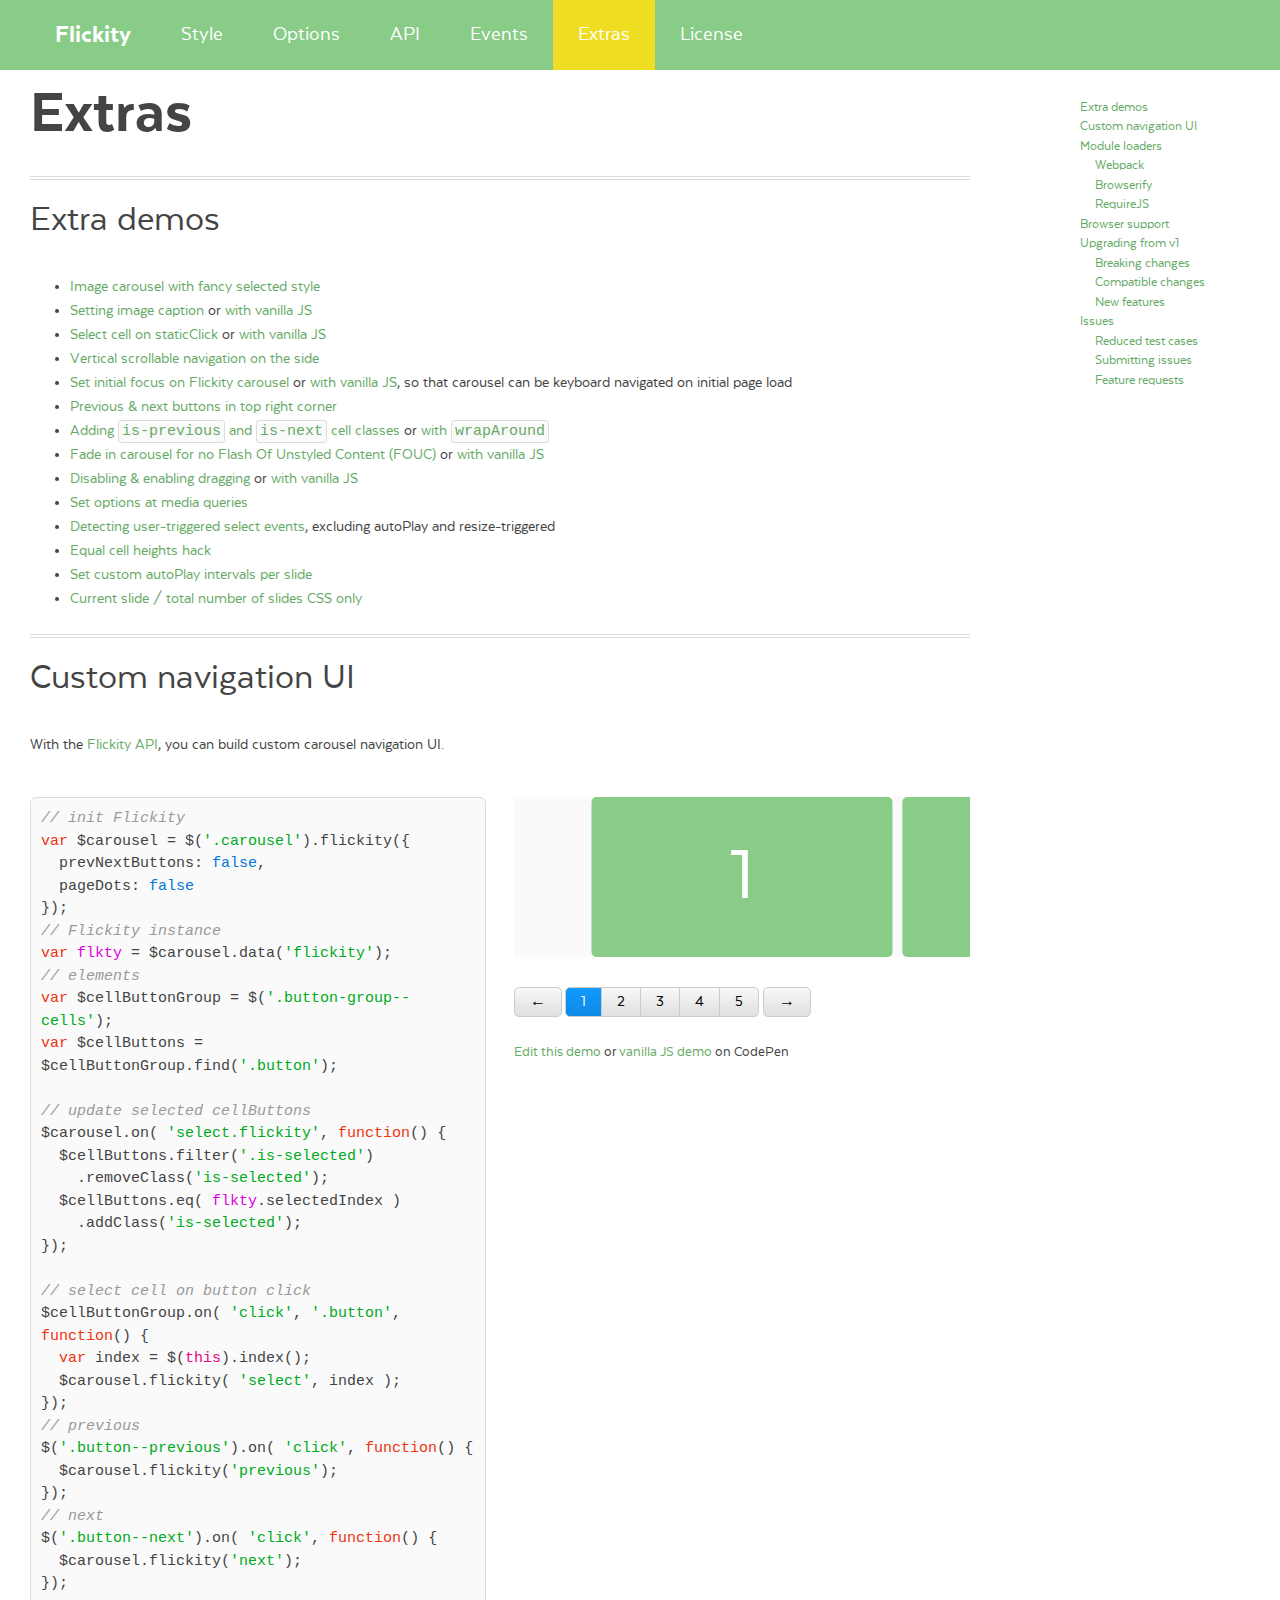
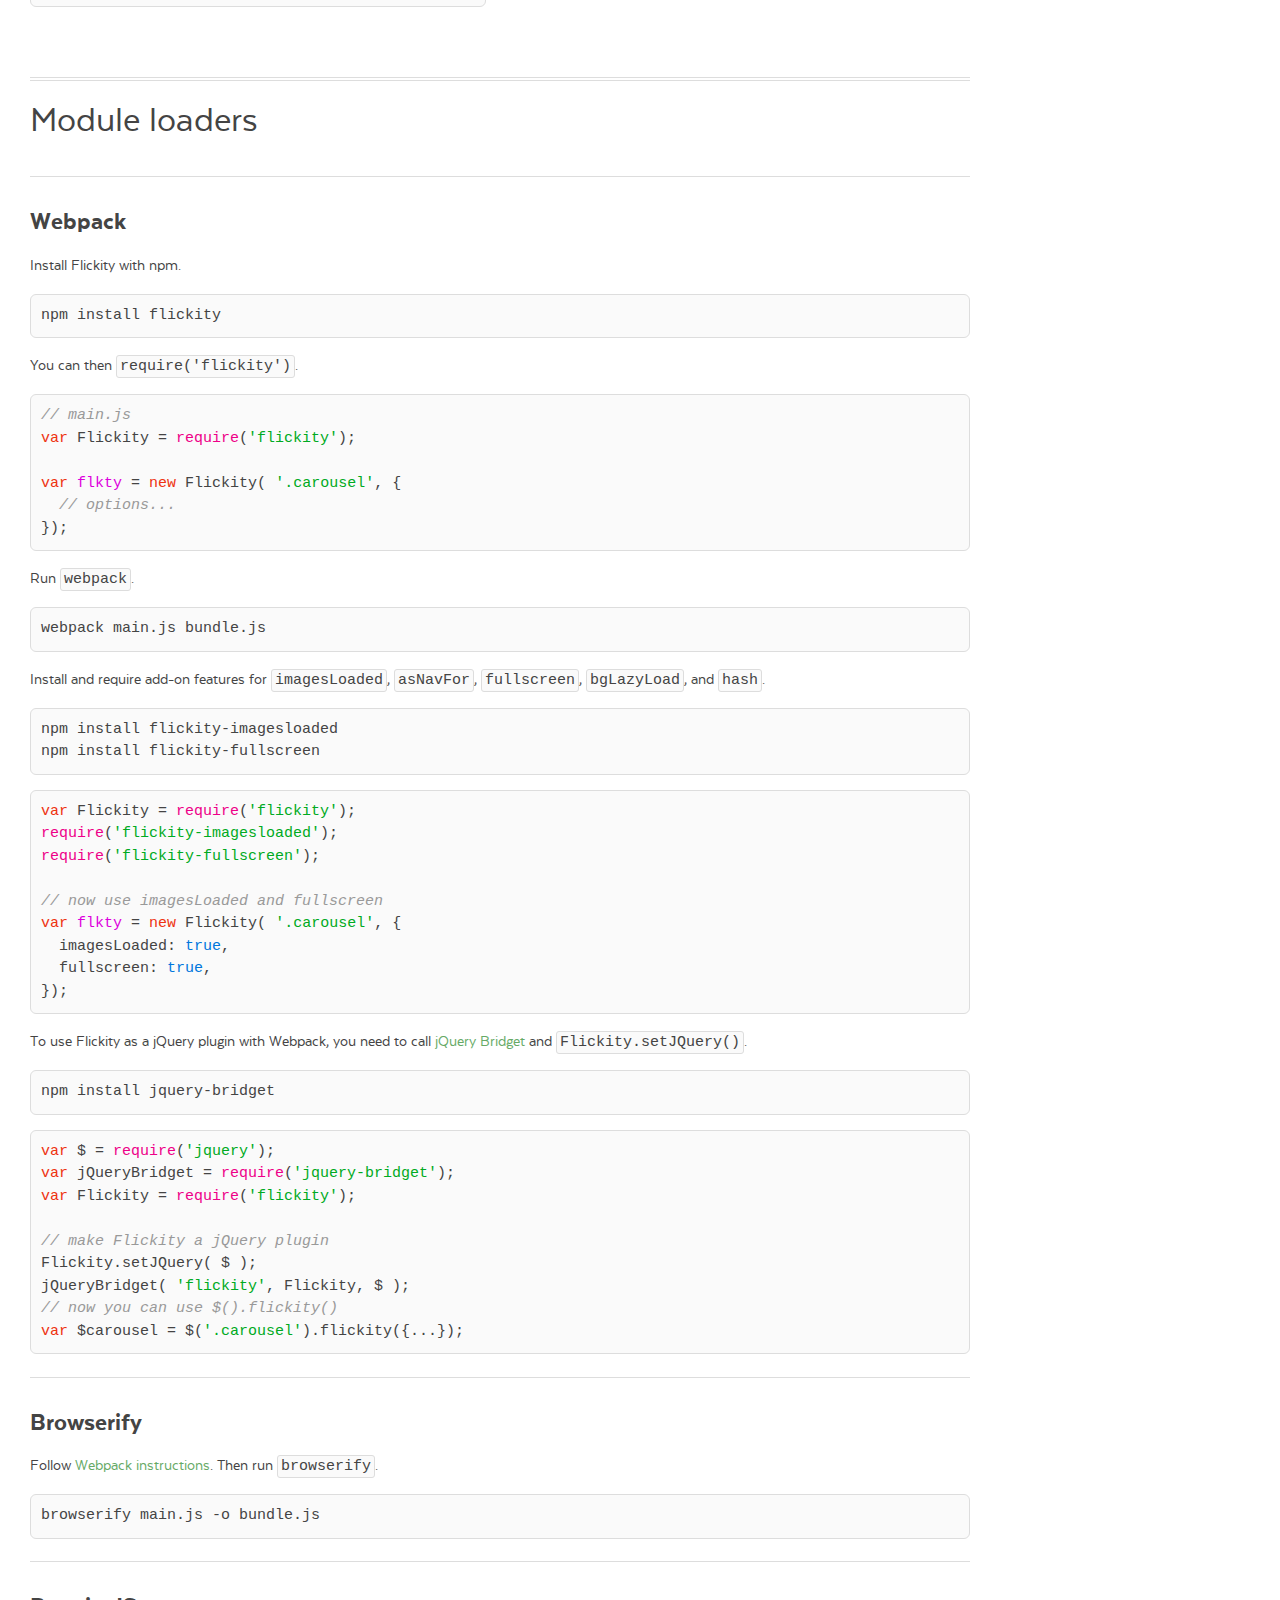
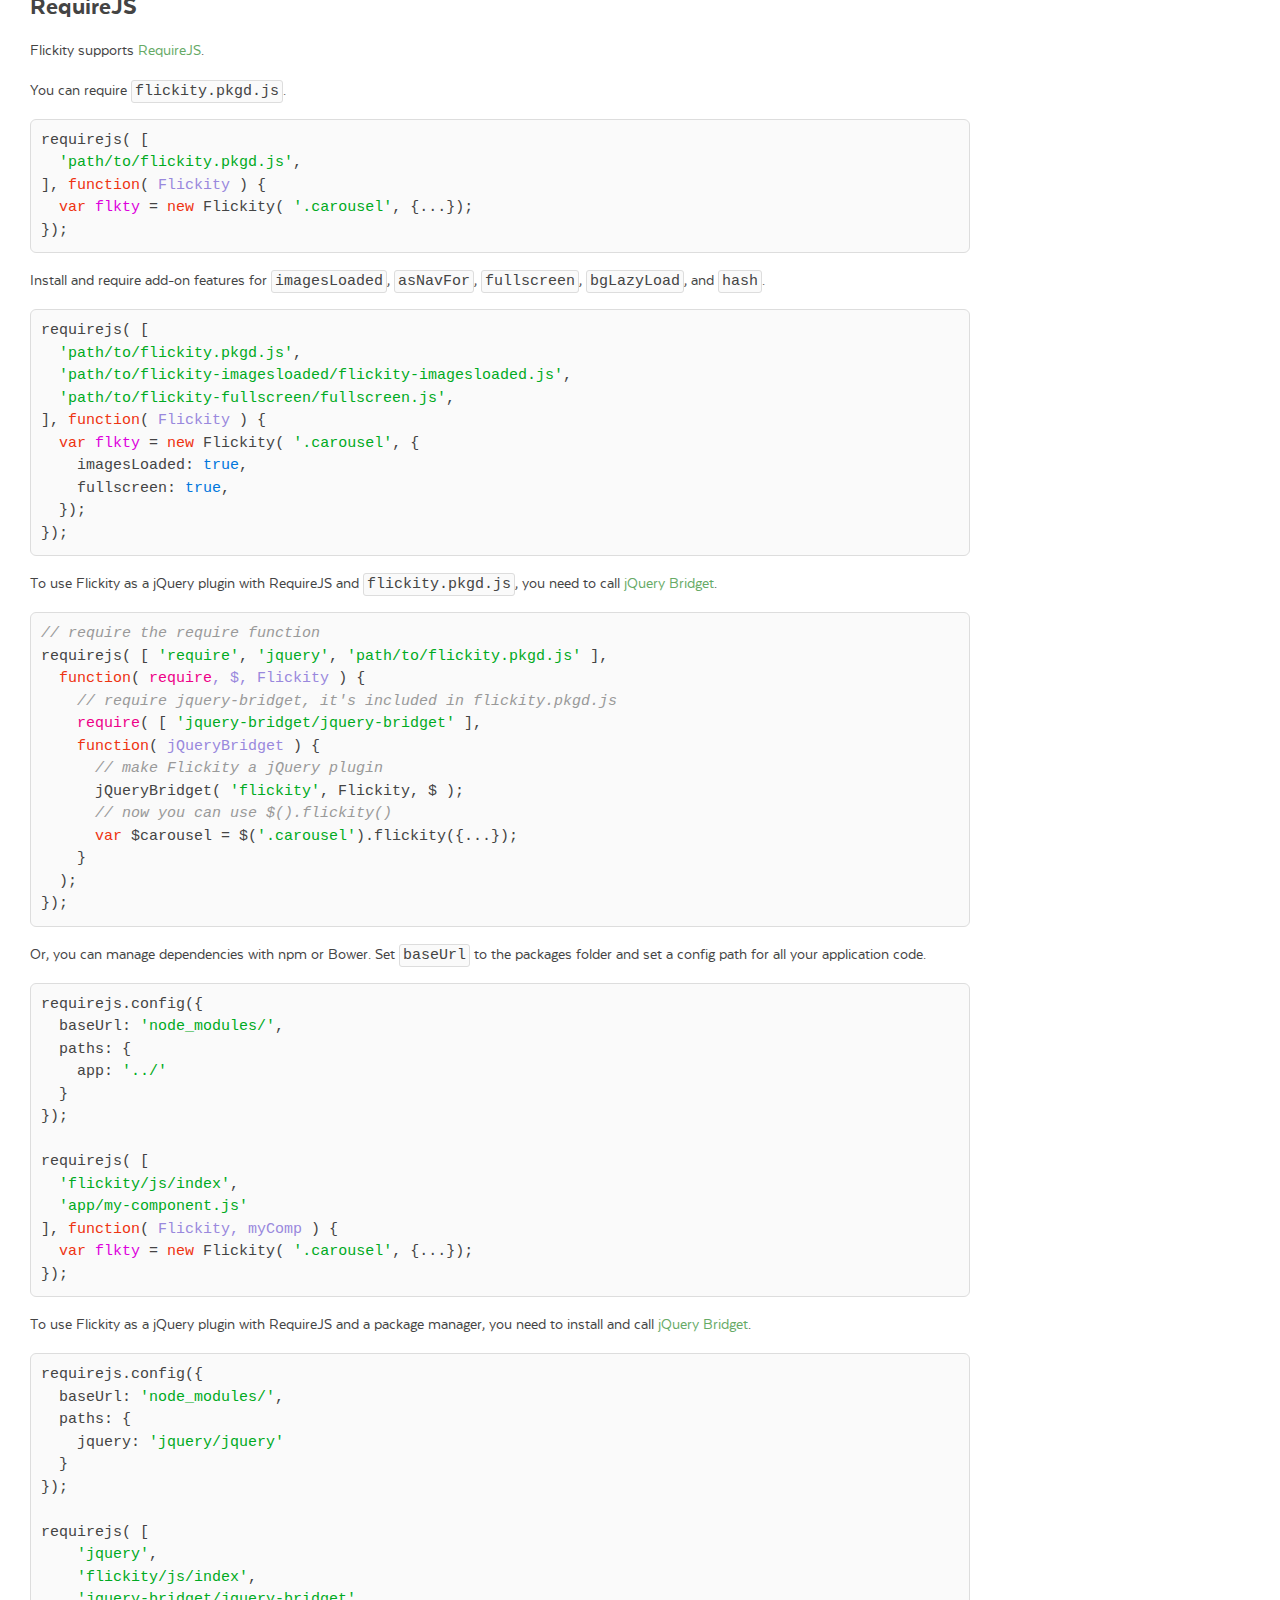
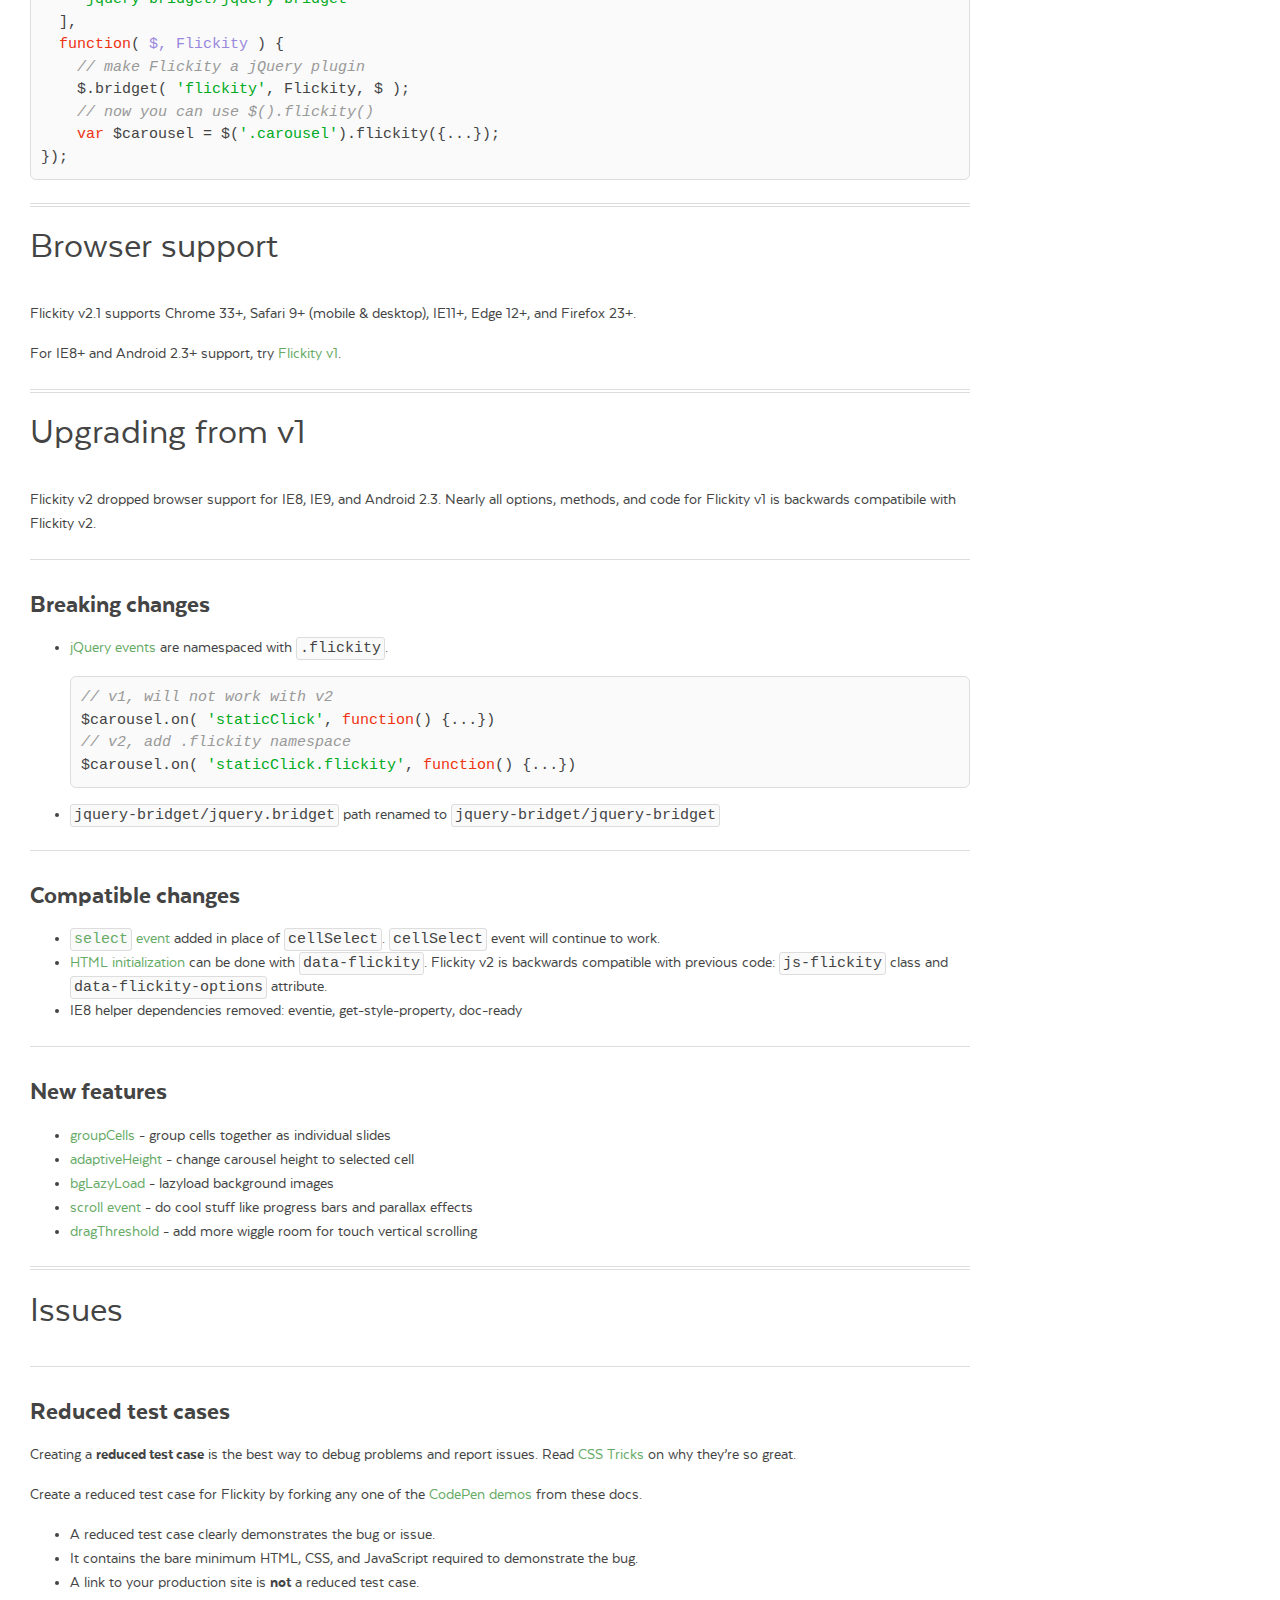
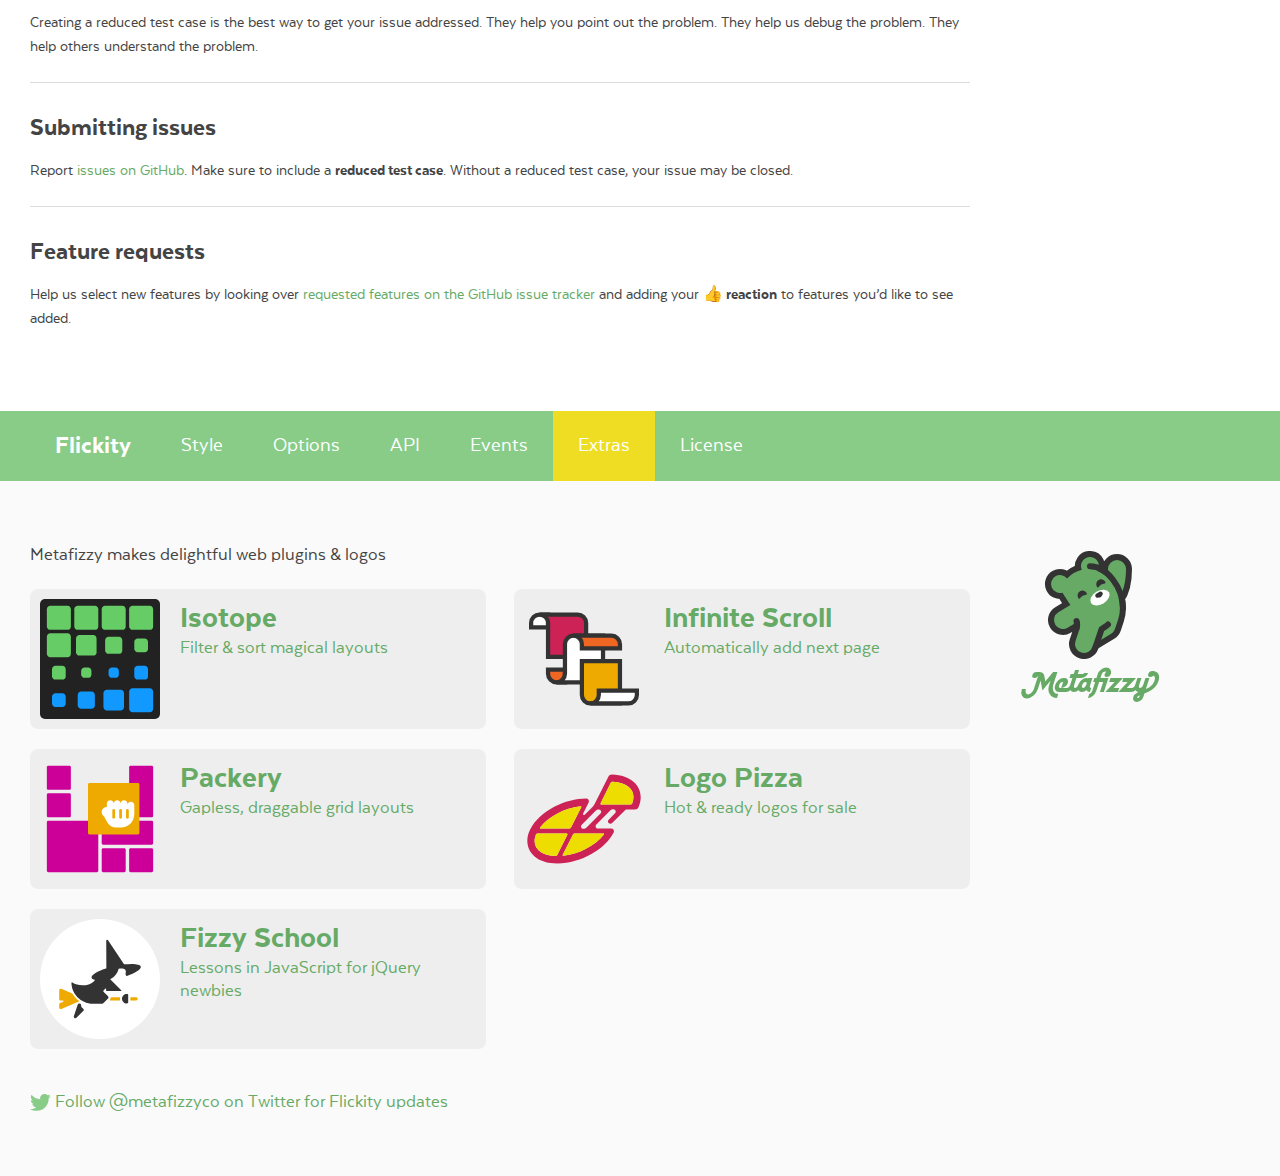
<file: Flickity/extras.html>
<!DOCTYPE html><html lang="en" class="export"><head>
  <meta charset="utf-8">
  <meta name="description" content="Touch, responsive, flickable carousels">
  <meta name="viewport" content="width=device-width">

  <title>Flickity · Extras</title>

    <link rel="stylesheet" href="css/flickity-docs.css?6" media="screen">

  <meta name="twitter:card" content="summary">
  <meta name="twitter:site" content="@metafizzyco">
  <meta name="twitter:url" content="https://flickity.metafizzy.co/extras.html">
  <meta name="twitter:title" content="Flickity Extras">
  <meta name="twitter:description" content="Touch, responsive, flickable carousels">

</head>
<body class="page--extras">


<nav class="site-nav">
  <div class="container">
    <ul class="site-nav__list">
      <li class="site-nav__item site-nav__item--homepage"><a href=".">Flickity</a></li>
      <li class="site-nav__item site-nav__item--style"><a href="style.html">Style</a></li>
      <li class="site-nav__item site-nav__item--options"><a href="options.html">Options</a></li>
      <li class="site-nav__item site-nav__item--api"><a href="api.html">API</a></li>
      <li class="site-nav__item site-nav__item--events"><a href="events.html">Events</a></li>
      <li class="site-nav__item site-nav__item--extras"><a href="extras.html">Extras</a></li>
      <li class="site-nav__item site-nav__item--license"><a href="license.html">License</a></li>
    </ul>
  </div>
</nav>


<div class="main">
  <div class="container">
      <h1 class="page-title">Extras</h1>


    <ul class="page-nav" data-js="page-nav">
<li class="page-nav__item page-nav__item--h2"><a href="#extra-demos">Extra demos</a></li>
<li class="page-nav__item page-nav__item--h2"><a href="#custom-navigation-ui">Custom navigation UI</a></li>
<li class="page-nav__item page-nav__item--h2"><a href="#module-loaders">Module loaders</a></li>
<li class="page-nav__item page-nav__item--h3"><a href="#webpack">Webpack</a></li>
<li class="page-nav__item page-nav__item--h3"><a href="#browserify">Browserify</a></li>
<li class="page-nav__item page-nav__item--h3"><a href="#requirejs">RequireJS</a></li>
<li class="page-nav__item page-nav__item--h2"><a href="#browser-support">Browser support</a></li>
<li class="page-nav__item page-nav__item--h2"><a href="#upgrading-from-v1">Upgrading from v1</a></li>
<li class="page-nav__item page-nav__item--h3"><a href="#breaking-changes">Breaking changes</a></li>
<li class="page-nav__item page-nav__item--h3"><a href="#compatible-changes">Compatible changes</a></li>
<li class="page-nav__item page-nav__item--h3"><a href="#new-features">New features</a></li>
<li class="page-nav__item page-nav__item--h2"><a href="#issues">Issues</a></li>
<li class="page-nav__item page-nav__item--h3"><a href="#reduced-test-cases">Reduced test cases</a></li>
<li class="page-nav__item page-nav__item--h3"><a href="#submitting-issues">Submitting issues</a></li>
<li class="page-nav__item page-nav__item--h3"><a href="#feature-requests">Feature requests</a></li>
</ul>



<h2 id="extra-demos">Extra demos</h2>

<ul>
  <li><a href="https://codepen.io/desandro/full/jEpxqJ">Image carousel with fancy selected style</a></li>
  <li>
    <a href="https://codepen.io/desandro/pen/dPdVNM">Setting image caption</a> or
    <a href="https://codepen.io/desandro/pen/OPQxpO">with vanilla JS</a>
  </li>
  <li>
    <a href="https://codepen.io/desandro/pen/pvxONO">Select cell on staticClick</a> or
    <a href="https://codepen.io/desandro/pen/OPBoWx">with vanilla JS</a>
  </li>
  <li><a href="https://codepen.io/desandro/pen/dMjbjR">Vertical scrollable navigation on the side</a></li>
  <li>
    <a href="https://codepen.io/desandro/pen/VYVEbM">Set initial focus on Flickity carousel</a> or
    <a href="https://codepen.io/desandro/pen/JoemRR">with vanilla JS</a>,
    so that carousel can be keyboard navigated on initial page load
  </li>
  <li><a href="https://codepen.io/desandro/pen/LVVqBR">Previous &amp; next buttons in top right corner</a></li>
  <li>
    <a href="https://codepen.io/desandro/pen/MagWrN">Adding <code>is-previous</code> and <code>is-next</code> cell classes</a> or
    <a href="https://codepen.io/desandro/pen/wWQQwN">with <code>wrapAround</code></a>
  </li>
  <li><a href="https://codepen.io/desandro/pen/KVwVqa/">Fade in carousel for no Flash Of Unstyled Content (FOUC)</a> or
    <a href="https://codepen.io/desandro/pen/JGoGpm">with vanilla JS</a>
  </li>
  <li><a href="https://codepen.io/desandro/pen/xZWqWM/">Disabling &amp; enabling dragging</a>
    or <a href="https://codepen.io/desandro/pen/adYJEQ/">with vanilla JS</a></li>
  <li><a href="https://codepen.io/desandro/pen/xVBpqG">Set options at media queries</a></li>
  <li><a href="https://codepen.io/desandro/pen/EWbqxa/">Detecting user-triggered select events</a>, excluding autoPlay and resize-triggered</li>
  <li><a href="https://codepen.io/desandro/pen/ZXEGVq">Equal cell heights hack</a></li>
  <li><a href="https://codepen.io/desandro/pen/gvKKrN/">Set custom autoPlay intervals per slide</a></li>
  <li><a href="https://codepen.io/grimcap/pen/XWbdjWa">Current slide / total number of slides CSS only</a></li>
</ul>


<h2 id="custom-navigation-ui">Custom navigation UI</h2>

<p>With the <a href="api.html">Flickity API</a>, you can build custom carousel navigation UI.</p>

<div class="example duo">
  <div class="example__code duo__cell">
<pre><code class="js"><span class="comment">// init Flickity</span>
<span class="keyword">var</span> $carousel = $(<span class="string">'.carousel'</span>).flickity({
  <span class="attr">prevNextButtons</span>: <span class="literal">false</span>,
  <span class="attr">pageDots</span>: <span class="literal">false</span>
});
<span class="comment">// Flickity instance</span>
<span class="keyword">var</span> <span class="flickity_var">flkty</span> = $carousel.data(<span class="string">'flickity'</span>);
<span class="comment">// elements</span>
<span class="keyword">var</span> $cellButtonGroup = $(<span class="string">'.button-group--cells'</span>);
<span class="keyword">var</span> $cellButtons = $cellButtonGroup.find(<span class="string">'.button'</span>);

<span class="comment">// update selected cellButtons</span>
$carousel.on( <span class="string">'select.flickity'</span>, <span class="function"><span class="keyword">function</span>(<span class="params"></span>) </span>{
  $cellButtons.filter(<span class="string">'.is-selected'</span>)
    .removeClass(<span class="string">'is-selected'</span>);
  $cellButtons.eq( <span class="flickity_var">flkty</span>.selectedIndex )
    .addClass(<span class="string">'is-selected'</span>);
});

<span class="comment">// select cell on button click</span>
$cellButtonGroup.on( <span class="string">'click'</span>, <span class="string">'.button'</span>, <span class="function"><span class="keyword">function</span>(<span class="params"></span>) </span>{
  <span class="keyword">var</span> index = $(<span class="built_in">this</span>).index();
  $carousel.flickity( <span class="string">'select'</span>, index );
});
<span class="comment">// previous</span>
$(<span class="string">'.button--previous'</span>).on( <span class="string">'click'</span>, <span class="function"><span class="keyword">function</span>(<span class="params"></span>) </span>{
  $carousel.flickity(<span class="string">'previous'</span>);
});
<span class="comment">// next</span>
$(<span class="string">'.button--next'</span>).on( <span class="string">'click'</span>, <span class="function"><span class="keyword">function</span>(<span class="params"></span>) </span>{
  $carousel.flickity(<span class="string">'next'</span>);
});
</code></pre>
  </div>
  <div class="example__demo duo__cell" data-js="custom-nav">
    <div class="carousel">
      <div class="carousel-cell"></div>
      <div class="carousel-cell"></div>
      <div class="carousel-cell"></div>
      <div class="carousel-cell"></div>
      <div class="carousel-cell"></div>
    </div>
    <div class="button-row button-row--centered">
      <button class="button button--previous">←</button>
      <div class="button-group button-group--cells button-group--inline">
        <button class="button is-selected">1</button>
        <button class="button">2</button>
        <button class="button">3</button>
        <button class="button">4</button>
        <button class="button">5</button>
      </div>
      <button class="button button--next">→</button>
    </div>
    <p class="edit-demo">
        <a href="https://codepen.io/desandro/pen/jEZwxb">Edit this demo</a>
        or <a href="https://codepen.io/desandro/pen/emVRjv">vanilla JS demo</a> on CodePen
    </p>
  </div>
</div>


<h2 id="module-loaders">Module loaders</h2>


<h3 id="webpack">Webpack</h3>

<p>Install Flickity with npm.</p>

<pre><code class="bash">npm install flickity
</code></pre>

<p>You can then <code>require('flickity')</code>.</p>

<pre><code class="js"><span class="comment">// main.js</span>
<span class="keyword">var</span> <span class="flickity_keyword">Flickity</span> = <span class="built_in">require</span>(<span class="string">'flickity'</span>);

<span class="keyword">var</span> <span class="flickity_var">flkty</span> = <span class="keyword">new</span> <span class="flickity_keyword">Flickity</span>( <span class="string">'.carousel'</span>, {
  <span class="comment">// options...</span>
});
</code></pre>

<p>Run <code>webpack</code>.</p>

<pre><code class="bash">webpack main.js bundle.js
</code></pre>

<p>Install and require add-on features for <code>imagesLoaded</code>, <code>asNavFor</code>, <code>fullscreen</code>, <code>bgLazyLoad</code>, and <code>hash</code>.</p>

<pre><code class="bash">npm install flickity-imagesloaded
npm install flickity-fullscreen
</code></pre>

<pre><code class="js"><span class="keyword">var</span> <span class="flickity_keyword">Flickity</span> = <span class="built_in">require</span>(<span class="string">'flickity'</span>);
<span class="built_in">require</span>(<span class="string">'flickity-imagesloaded'</span>);
<span class="built_in">require</span>(<span class="string">'flickity-fullscreen'</span>);

<span class="comment">// now use imagesLoaded and fullscreen</span>
<span class="keyword">var</span> <span class="flickity_var">flkty</span> = <span class="keyword">new</span> <span class="flickity_keyword">Flickity</span>( <span class="string">'.carousel'</span>, {
  <span class="attr">imagesLoaded</span>: <span class="literal">true</span>,
  <span class="attr">fullscreen</span>: <span class="literal">true</span>,
});
</code></pre>

<p>To use Flickity as a jQuery plugin with Webpack, you need to call <a href="https://www.npmjs.com/package/jquery-bridget">jQuery Bridget</a> and <code>Flickity.setJQuery()</code>.</p>

<pre><code class="bash">npm install jquery-bridget
</code></pre>

<pre><code class="js"><span class="keyword">var</span> $ = <span class="built_in">require</span>(<span class="string">'jquery'</span>);
<span class="keyword">var</span> jQueryBridget = <span class="built_in">require</span>(<span class="string">'jquery-bridget'</span>);
<span class="keyword">var</span> <span class="flickity_keyword">Flickity</span> = <span class="built_in">require</span>(<span class="string">'flickity'</span>);

<span class="comment">// make Flickity a jQuery plugin</span>
<span class="flickity_keyword">Flickity</span>.setJQuery( $ );
jQueryBridget( <span class="string">'flickity'</span>, <span class="flickity_keyword">Flickity</span>, $ );
<span class="comment">// now you can use $().flickity()</span>
<span class="keyword">var</span> $carousel = $(<span class="string">'.carousel'</span>).flickity({...});
</code></pre>


<h3 id="browserify">Browserify</h3>

<p>Follow <a href="#webpack">Webpack instructions</a>. Then run <code>browserify</code>.</p>

<pre><code class="bash">browserify main.js -o bundle.js
</code></pre>


<h3 id="requirejs">RequireJS</h3>

<p>Flickity supports <a href="http://requirejs.org/">RequireJS</a>.</p>

<p>You can require <code>flickity.pkgd.js</code>.</p>

<pre><code class="js">requirejs( [
  <span class="string">'path/to/flickity.pkgd.js'</span>,
], <span class="function"><span class="keyword">function</span>(<span class="params"> <span class="flickity_keyword">Flickity</span> </span>) </span>{
  <span class="keyword">var</span> <span class="flickity_var">flkty</span> = <span class="keyword">new</span> <span class="flickity_keyword">Flickity</span>( <span class="string">'.carousel'</span>, {...});
});
</code></pre>

<p>Install and require add-on features for <code>imagesLoaded</code>, <code>asNavFor</code>, <code>fullscreen</code>, <code>bgLazyLoad</code>, and <code>hash</code>.</p>

<pre><code class="js">requirejs( [
  <span class="string">'path/to/flickity.pkgd.js'</span>,
  <span class="string">'path/to/flickity-imagesloaded/flickity-imagesloaded.js'</span>,
  <span class="string">'path/to/flickity-fullscreen/fullscreen.js'</span>,
], <span class="function"><span class="keyword">function</span>(<span class="params"> <span class="flickity_keyword">Flickity</span> </span>) </span>{
  <span class="keyword">var</span> <span class="flickity_var">flkty</span> = <span class="keyword">new</span> <span class="flickity_keyword">Flickity</span>( <span class="string">'.carousel'</span>, {
    <span class="attr">imagesLoaded</span>: <span class="literal">true</span>,
    <span class="attr">fullscreen</span>: <span class="literal">true</span>,
  });
});
</code></pre>

<p>To use Flickity as a jQuery plugin with RequireJS and <code>flickity.pkgd.js</code>, you need to call <a href="https://www.npmjs.com/package/jquery-bridget">jQuery Bridget</a>.</p>

<pre><code class="js"><span class="comment">// require the require function</span>
requirejs( [ <span class="string">'require'</span>, <span class="string">'jquery'</span>, <span class="string">'path/to/flickity.pkgd.js'</span> ],
  <span class="function"><span class="keyword">function</span>(<span class="params"> <span class="built_in">require</span>, $, <span class="flickity_keyword">Flickity</span> </span>) </span>{
    <span class="comment">// require jquery-bridget, it's included in flickity.pkgd.js</span>
    <span class="built_in">require</span>( [ <span class="string">'jquery-bridget/jquery-bridget'</span> ],
    <span class="function"><span class="keyword">function</span>(<span class="params"> jQueryBridget </span>) </span>{
      <span class="comment">// make Flickity a jQuery plugin</span>
      jQueryBridget( <span class="string">'flickity'</span>, <span class="flickity_keyword">Flickity</span>, $ );
      <span class="comment">// now you can use $().flickity()</span>
      <span class="keyword">var</span> $carousel = $(<span class="string">'.carousel'</span>).flickity({...});
    }
  );
});
</code></pre>

<p>Or, you can manage dependencies with npm or Bower. Set <code>baseUrl</code> to the packages folder and set a config path for all your application code.</p>

<pre><code class="js">requirejs.config({
  <span class="attr">baseUrl</span>: <span class="string">'node_modules/'</span>,
  <span class="attr">paths</span>: {
    <span class="attr">app</span>: <span class="string">'../'</span>
  }
});

requirejs( [
  <span class="string">'flickity/js/index'</span>,
  <span class="string">'app/my-component.js'</span>
], <span class="function"><span class="keyword">function</span>(<span class="params"> <span class="flickity_keyword">Flickity</span>, myComp </span>) </span>{
  <span class="keyword">var</span> <span class="flickity_var">flkty</span> = <span class="keyword">new</span> <span class="flickity_keyword">Flickity</span>( <span class="string">'.carousel'</span>, {...});
});
</code></pre>

<p>To use Flickity as a jQuery plugin with RequireJS and a package manager, you need to install and call <a href="https://github.com/desandro/jquery-bridget">jQuery Bridget</a>.</p>

<pre><code class="js">requirejs.config({
  <span class="attr">baseUrl</span>: <span class="string">'node_modules/'</span>,
  <span class="attr">paths</span>: {
    <span class="attr">jquery</span>: <span class="string">'jquery/jquery'</span>
  }
});

requirejs( [
    <span class="string">'jquery'</span>,
    <span class="string">'flickity/js/index'</span>,
    <span class="string">'jquery-bridget/jquery-bridget'</span>
  ],
  <span class="function"><span class="keyword">function</span>(<span class="params"> $, <span class="flickity_keyword">Flickity</span> </span>) </span>{
    <span class="comment">// make Flickity a jQuery plugin</span>
    $.bridget( <span class="string">'flickity'</span>, <span class="flickity_keyword">Flickity</span>, $ );
    <span class="comment">// now you can use $().flickity()</span>
    <span class="keyword">var</span> $carousel = $(<span class="string">'.carousel'</span>).flickity({...});
});
</code></pre>


<h2 id="browser-support">Browser support</h2>

<p>Flickity v2.1 supports Chrome 33+, Safari 9+ (mobile &amp; desktop), IE11+, Edge 12+, and Firefox 23+.</p>

<p>For IE8+ and Android 2.3+ support, try <a href="http://flickity.metafizzy.co/v1/">Flickity v1</a>.</p>


<h2 id="upgrading-from-v1">Upgrading from v1</h2>

<p>Flickity v2 dropped browser support for IE8, IE9, and Android 2.3. Nearly all options, methods, and code for Flickity v1 is backwards compatibile with Flickity v2.</p>

<h3 id="breaking-changes">Breaking changes</h3>

<ul>
  <li>
    <p><a href="events.html">jQuery events</a> are namespaced with <code>.flickity</code>.</p>
<pre><code class="js"><span class="comment">// v1, will not work with v2</span>
$carousel.on( <span class="string">'staticClick'</span>, <span class="function"><span class="keyword">function</span>(<span class="params"></span>) </span>{...})
<span class="comment">// v2, add .flickity namespace</span>
$carousel.on( <span class="string">'staticClick.flickity'</span>, <span class="function"><span class="keyword">function</span>(<span class="params"></span>) </span>{...})
</code></pre>
  </li>
  <li><code>jquery-bridget/jquery.bridget</code> path renamed to <code>jquery-bridget/jquery-bridget</code></li>
</ul>

<h3 id="compatible-changes">Compatible changes</h3>

<ul>
  <li><a href="events.html#select"><code>select</code> event</a> added in place of <code>cellSelect</code>. <code>cellSelect</code> event will continue to work.</li>
  <li><a href="index.html#initialize-with-html">HTML initialization</a> can be done with <code>data-flickity</code>. Flickity v2 is backwards compatible with previous code: <code>js-flickity</code> class and <code>data-flickity-options</code> attribute.</li>
  <li>IE8 helper dependencies removed: eventie, get-style-property, doc-ready</li>
</ul>

<h3 id="new-features">New features</h3>

<ul>
  <li><a href="options.html#groupcells">groupCells</a> - group cells together as individual slides</li>
  <li><a href="options.html#adaptiveheight">adaptiveHeight</a> - change carousel height to selected cell</li>
  <li><a href="options.html#bglazyload">bgLazyLoad</a> - lazyload background images</li>
  <li><a href="events.html#scroll">scroll event</a> - do cool stuff like progress bars and parallax effects</li>
  <li><a href="options.html#dragthreshold">dragThreshold</a> - add more wiggle room for touch vertical scrolling</li>
</ul>


<h2 id="issues">Issues</h2>

<h3 id="reduced-test-cases">Reduced test cases</h3>

<p>Creating a <strong>reduced test case</strong> is the best way to debug problems and report issues. Read <a href="https://css-tricks.com/reduced-test-cases/">CSS Tricks</a> on why they’re so great.</p>

<p>Create a reduced test case for Flickity by forking any one of the <a href="https://codepen.io/desandro/pens/tags/?grid_type=list&amp;selected_tag=flickity-docs&amp;sort_order=asc">CodePen demos</a> from these docs.</p>

<ul>
  <li>A reduced test case clearly demonstrates the bug or issue.</li>
  <li>It contains the bare minimum HTML, CSS, and JavaScript required to demonstrate the bug.</li>
  <li>A link to your production site is <b>not</b> a reduced test case.</li>
</ul>

<p>Creating a reduced test case is the best way to get your issue addressed. They help you point out the problem. They help us debug the problem. They help others understand the problem.</p>


<h3 id="submitting-issues">Submitting issues</h3>

<p>Report <a href="https://github.com/metafizzy/flickity/issues/">issues on GitHub</a>. Make sure to include a <strong>reduced test case</strong>. Without a reduced test case, your issue may be closed.</p>


<h3 id="feature-requests">Feature requests</h3>

<p>Help us select new features by looking over <a href="https://github.com/metafizzy/flickity/labels/feature%20request">requested features on the GitHub issue tracker</a> and adding your <strong>👍 reaction</strong> to features you’d like to see added.</p>


  </div>
</div>

<nav class="site-nav">
  <div class="container">
    <ul class="site-nav__list">
      <li class="site-nav__item site-nav__item--homepage"><a href=".">Flickity</a></li>
      <li class="site-nav__item site-nav__item--style"><a href="style.html">Style</a></li>
      <li class="site-nav__item site-nav__item--options"><a href="options.html">Options</a></li>
      <li class="site-nav__item site-nav__item--api"><a href="api.html">API</a></li>
      <li class="site-nav__item site-nav__item--events"><a href="events.html">Events</a></li>
      <li class="site-nav__item site-nav__item--extras"><a href="extras.html">Extras</a></li>
      <li class="site-nav__item site-nav__item--license"><a href="license.html">License</a></li>
    </ul>
  </div>
</nav>

<footer class="site-footer">

  <div class="container">

    <p class="site-footer__copy">Metafizzy makes delightful web plugins &amp; logos</p>

    <div class="showcase">
    
      <ul class="showcase-item-list">
          <li class="showcase-item">
            <a class="showcase-item__link" href="https://isotope.metafizzy.co">
              <div class="showcase-item__image">
                  <svg class="isotope-illo" xmlns="http://www.w3.org/2000/svg" viewBox="0 0 350 350" width="100" height="100">
                    <path class="isotope-illo__color1" fill="#6C6" d="M80 170H30c-6 0-10-5-10-10v-50c0-6 5-10 10-10h50c6 0 10 5 10 10v50C90 166 86 170 80 170z"></path>
                    <path class="isotope-illo__color1" fill="#6C6" d="M80 90H30c-6 0-10-5-10-10V30c0-6 5-10 10-10h50c6 0 10 5 10 10v50C90 86 86 90 80 90z"></path>
                    <path class="isotope-illo__color1" fill="#6C6" d="M160 90h-50c-6 0-10-5-10-10V30c0-6 5-10 10-10h50c6 0 10 5 10 10v50C170 86 166 90 160 90z"></path>
                    <path class="isotope-illo__color1" fill="#6C6" d="M240 90h-50c-6 0-10-5-10-10V30c0-6 5-10 10-10h50c6 0 10 5 10 10v50C250 86 246 90 240 90z"></path>
                    <path class="isotope-illo__color1" fill="#6C6" d="M320 90h-50c-6 0-10-5-10-10V30c0-6 5-10 10-10h50c6 0 10 5 10 10v50C330 86 326 90 320 90z"></path>
                    <path class="isotope-illo__color1" fill="#6C6" d="M155 165h-40c-6 0-10-5-10-10v-40c0-6 5-10 10-10h40c6 0 10 5 10 10v40 C165 161 161 165 155 165z"></path>
                    <path class="isotope-illo__color1" fill="#6C6" d="M230 160h-30c-6 0-10-5-10-10v-30c0-6 5-10 10-10h30c6 0 10 5 10 10v30 C240 156 236 160 230 160z"></path>
                    <path class="isotope-illo__color1" fill="#6C6" d="M305 155h-20c-6 0-10-5-10-10v-20c0-6 5-10 10-10h20c6 0 10 5 10 10v20 C315 151 311 155 305 155z"></path>
                    <path class="isotope-illo__color1" fill="#6C6" d="M65 235H45c-6 0-10-5-10-10v-20c0-6 5-10 10-10h20c6 0 10 5 10 10v20C75 231 71 235 65 235z"></path>
                    <path class="isotope-illo__color1" fill="#6C6" d="M140 230h-10c-6 0-10-5-10-10v-10c0-6 5-10 10-10h10c6 0 10 5 10 10v10 C150 226 146 230 140 230z"></path>
                    <path class="isotope-illo__color2" fill="#19F" d="M305 235h-20c-6 0-10-5-10-10v-20c0-6 5-10 10-10h20c6 0 10 5 10 10v20 C315 231 311 235 305 235z"></path>
                    <path class="isotope-illo__color2" fill="#19F" d="M65 315H45c-6 0-10-5-10-10v-20c0-6 5-10 10-10h20c6 0 10 5 10 10v20C75 311 71 315 65 315z"></path>
                    <path class="isotope-illo__color2" fill="#19F" d="M150 320h-30c-6 0-10-5-10-10v-30c0-6 5-10 10-10h30c6 0 10 5 10 10v30 C160 316 156 320 150 320z"></path>
                    <path class="isotope-illo__color2" fill="#19F" d="M220 230h-10c-6 0-10-5-10-10v-10c0-6 5-10 10-10h10c6 0 10 5 10 10v10 C230 226 226 230 220 230z"></path>
                    <path class="isotope-illo__color2" fill="#19F" d="M235 325h-40c-6 0-10-5-10-10v-40c0-6 5-10 10-10h40c6 0 10 5 10 10v40 C245 321 241 325 235 325z"></path>
                    <path class="isotope-illo__color2" fill="#19F" d="M320 330h-50c-6 0-10-5-10-10v-50c0-6 5-10 10-10h50c6 0 10 5 10 10v50 C330 326 326 330 320 330z"></path>
                  </svg>
              </div>
              <div class="showcase-item__text">
                <h3 class="showcase-item__title">Isotope</h3>
                <p class="showcase-item__description">Filter &amp; sort magical layouts</p>
              </div>
            </a>
          </li>
    
          <li class="showcase-item">
            <a class="showcase-item__link" href="https://infinite-scroll.com">
              <div class="showcase-item__image">
                  <svg class="infinite-scroll-illo" xmlns="http://www.w3.org/2000/svg" viewBox="0 0 520 520" width="200" height="200">
                    <path class="infinite-scroll-illo__page infinite-scroll-illo__page--back" d="M90,110H10V90c0-22,18-40,40-40h40V110z"></path>
                    <path class="infinite-scroll-illo__page infinite-scroll-illo__page--front1" d="M270,90L270,90c0-22-18-40-40-40h0H50h0c22,0,40,18,40,40v0v0v160h180V90z"></path>
                    <path class="infinite-scroll-illo__page infinite-scroll-illo__page--front2" d="M170,330v-20H90v20v0c0,22,18,40,40,40h0h40V330z"></path>
                    <path class="infinite-scroll-illo__page infinite-scroll-illo__page--back" d="M350,150H210c-22,0-40,18-40,40v140v0c0,22-18,40-40,40h0h220V150z"></path>
                    <path class="infinite-scroll-illo__page infinite-scroll-illo__page--front3" d="M430,470V270H250v160c0,22,18,40,40,40H430z"></path>
                    <path class="infinite-scroll-illo__page infinite-scroll-illo__page--front2" d="M250,190v20h180v-20c0-22-18-40-40-40H210h0C232,150,250,168,250,190L250,190z"></path>
                    <path class="infinite-scroll-illo__page infinite-scroll-illo__page--back" d="M330,410v20v0c0,22-18,40-40,40h0h180c22,0,40-18,40-40v-20H330z"></path>
                  </svg>
              </div>
              <div class="showcase-item__text">
                <h3 class="showcase-item__title">Infinite Scroll</h3>
                <p class="showcase-item__description">Automatically add next page</p>
              </div>
            </a>
          </li>
    
    
          <li class="showcase-item">
            <a class="showcase-item__link" href="https://packery.metafizzy.co">
              <div class="showcase-item__image">
                  <svg class="packery-illo" xmlns="http://www.w3.org/2000/svg" viewBox="0 0 700 700" width="100" height="100">
                    <path class="packery-illo__item" fill="#C09" d="M172 180H48c-4 0-8-4-8-8V48c0-4 4-8 8-8h124c4 0 8 4 8 8v124C180 176 176 180 172 180z"></path>
                    <path class="packery-illo__item" fill="#C09" d="M172 340H48c-4 0-8-4-8-8V208c0-4 4-8 8-8h124c4 0 8 4 8 8v124C180 336 176 340 172 340z"></path>
                    <path class="packery-illo__item" fill="#C09" d="M492 660H368c-4 0-8-4-8-8V528c0-4 4-8 8-8h124c4 0 8 4 8 8v124C500 656 496 660 492 660z"></path>
                    <path class="packery-illo__item" fill="#C09" d="M652 660H528c-4 0-8-4-8-8V528c0-4 4-8 8-8h124c4 0 8 4 8 8v124C660 656 656 660 652 660z"></path>
                    <path class="packery-illo__item" fill="#C09" d="M652 500H368c-4 0-8-4-8-8V368c0-4 4-8 8-8h284c4 0 8 4 8 8v124C660 496 656 500 652 500z"></path>
                    <path class="packery-illo__item" fill="#C09" d="M332 660H48c-4 0-8-4-8-8V368c0-4 4-8 8-8h284c4 0 8 4 8 8v284C340 656 336 660 332 660z"></path>
                    <path class="packery-illo__item" fill="#C09" d="M652 340H528c-4 0-8-4-8-8V48c0-4 4-8 8-8h124c4 0 8 4 8 8v284C660 336 656 340 652 340z"></path>
                    <path class="packery-illo__draggie" fill="#EA0" d="M572 440H288c-4 0-8-4-8-8V148c0-4 4-8 8-8h284c4 0 8 4 8 8v284C580 436 576 440 572 440z"></path>
                    <g>
                      <path class="packery-illo__hand" fill="white" d="M530 250c-11 0-20 9-20 20v-10c0-11-9-20-20-20s-20 9-20 20c0-11-9-20-20-20s-20 9-20 20c0-11-9-20-20-20
                        s-20 9-20 20v20c-17 0-30 13-30 30c0 11 6 20 14 25l19 35c10 18 30 30 51 30h28
                        c43 0 78-35 78-78V270C550 259 541 250 530 250z"></path>
                      <line class="packery-illo__hand-line" stroke="#EA0" fill="none" stroke-width="16" stroke-linecap="round" x1="430" y1="300" x2="430" y2="340"></line>
                      <line class="packery-illo__hand-line" stroke="#EA0" fill="none" stroke-width="16" stroke-linecap="round" x1="470" y1="300" x2="470" y2="340"></line>
                      <line class="packery-illo__hand-line" stroke="#EA0" fill="none" stroke-width="16" stroke-linecap="round" x1="510" y1="300" x2="510" y2="340"></line>
                    </g>
                  </svg>
              </div>
              <div class="showcase-item__text">
                <h3 class="showcase-item__title">Packery</h3>
                <p class="showcase-item__description">Gapless, draggable grid layouts</p>
              </div>
            </a>
          </li>
    
          <li class="showcase-item">
            <a class="showcase-item__link" href="http://logo.pizza">
              <div class="showcase-item__image">
                  <svg class="logo-pizza-illo" xmlns="http://www.w3.org/2000/svg" viewBox="0 0 700 700" width="100" height="100">
                    <path class="logo-pizza-illo__outline" fill="#C25" d="M513 91c-9-0-17 5-21 12l-80 160c-3 5-6 10-11 15l-47 47
                      c-5 5-12-1-9-7l32-64c5-11-2-23-14-23h-0c-121 0-268 70-327 180
                      C-9 497 35 609 196 609c138 0 279-85 327-180v0c5-11-2-23-14-23h-77c-13 0-19-15-10-24
                      l81-81c5-5 11-8 18-8l0 0c13 0 19 15 10 24L494 354c-6 6-6 14 0 20c3 3 6 4 10 4
                      c4 0 7-1 10-4l80-80h53c9 0 17-5 21-13C707 190 656 97 513 91z M334 281l-59 117
                      c-2 5-7 8-13 8H97c-4 0-6-4-3-7c49-64 143-114 236-124C333 275 335 278 334 281z
                       M70 441c2-4 6-7 10-7h168c4 0 7 4 5 8l-59 118c-2 4-6 6-11 6
                      C106 565 38 521 70 441z M466 441c-49 64-143 114-236 124c-3 0-6-3-4-6l59-117
                      c2-5 7-8 13-8h166C466 434 468 438 466 441z M446 318l-81 81c-5 5-11 8-18 8l0 0
                      c-13 0-19-15-10-24l81-81c5-5 11-8 18-8l0 0C449 294 455 309 446 318z M447 258L506 139
                      c2-4 6-7 11-6c101 7 140 60 114 126c-2 4-6 7-10 7H452C448 266 445 262 447 258z"></path>
                    <path class="logo-pizza-illo__slice" fill="#ED0" d="M334 281l-59 117c-2 5-7 8-13 8H97c-4 0-6-4-3-7
                      c49-64 143-114 236-124C333 275 335 278 334 281z"></path>
                    <path class="logo-pizza-illo__slice" fill="#ED0" d="M70 441c2-4 6-7 10-7h168c4 0 7 4 5 8l-59 118c-2 4-6 6-11 6
                      C106 565 38 521 70 441z"></path>
                    <path class="logo-pizza-illo__slice" fill="#ED0" d="M466 441c-49 64-143 114-236 124c-3 0-6-3-4-6l59-117
                      c2-5 7-8 13-8h166C466 434 468 438 466 441z"></path>
                    <path class="logo-pizza-illo__slice" fill="#ED0" d="M447 258L506 139c2-4 6-7 11-6c101 7 140 60 114 126c-2 4-6 7-10 7H452
                      C448 266 445 262 447 258z"></path>
                  </svg>
              </div>
              <div class="showcase-item__text">
                <h3 class="showcase-item__title">Logo Pizza</h3>
                <p class="showcase-item__description">Hot &amp; ready logos for sale</p>
              </div>
            </a>
          </li>
    
          <li class="showcase-item">
            <a class="showcase-item__link" href="http://fizzy.school">
              <div class="showcase-item__image">
                  <svg class="witchie-logo" xmlns="http://www.w3.org/2000/svg" viewBox="0 0 1000 1000" width="200" height="200">
                    <circle class="witchie-logo__moon" fill="white" cx="500" cy="500" r="500"></circle>
                    <path class="witchie-logo__broom" fill="#EA0" d="M582 675a35 35 0 0 0 8-20 3 3 0 0 1 3-2h71a3 3 0 0 1 3 3 59 59 0 0 0 0 20 3 3 0 0 1-3 3h-79A3 3 0 0 1 582 675Zm219 4a13 13 0 0 0 13-14c-1-7-7-12-14-12h-44a3 3 0 0 0-3 3v21a3 3 0 0 0 3 3ZM299 660a203 203 0 0 1-27-36 8 8 0 0 0-4-3L178 582a13 13 0 0 0-18 12v77a8 8 0 0 0 8 8h22a5 5 0 0 1 2 10L164 703a8 8 0 0 0-4 7v28a13 13 0 0 0 18 12l146-63a3 3 0 0 0 1-5A197 197 0 0 1 299 660Z"></path>
                    <path class="witchie-logo__dress" fill="#333" d="M326 705h4a13 13 0 0 1 13 13v8a13 13 0 0 0 4 9l13 13a13 13 0 0 1 0 19l-56 56c-10 10-26-0-22-13L314 714A13 13 0 0 1 326 705Zm397-79c-27 0-47 26-37 54 3 7 11 16 17 19a42 42 0 0 0 19 5 38 38 0 0 0 7-1 8 8 0 0 0 6-8v-62a8 8 0 0 0-6-8 38 38 0 0 0-7-1M840 397c-3-15-33-23-77-23a521 521 0 0 0-59 4 5 5 0 0 1-5-2L567 177a8 8 0 0 0-7-4 8 8 0 0 0-8 8l1 227a5 5 0 0 1-4 5c-74 24-123 55-119 76 2 8 11 14 26 18a3 3 0 0 1 1 4l-11 11c-20 20-56 30-92 30-31 0-63-8-84-23a5 5 0 0 0-3-1 5 5 0 0 0-5 5c0 78 68 173 183 173h75a10 10 0 0 0 7-3l38-38a16 16 0 0 0 0-23l-34-34a10 10 0 0 1 0-14l15-15a3 3 0 0 1 5 2v15a5 5 0 0 0 5 5H674a4 4 0 0 0 3-7l-90-90a3 3 0 0 1 1-4c34-19 59-49 67-84a3 3 0 0 1 2-2c6-1 12-1 17-1 22 0 37 5 39 14 1 6 3 11 2 17-5 17 1 31 8 31a6 6 0 0 0 2-0C797 448 845 419 840 397Z"></path>
                  </svg>
              </div>
              <div class="showcase-item__text">
                <h3 class="showcase-item__title">Fizzy School</h3>
                <p class="showcase-item__description">Lessons in JavaScript for jQuery newbies</p>
              </div>
            </a>
          </li>
    
      </ul> 
    
    </div>

    <p class="site-footer__copy">
      <a href="https://twitter.com/metafizzyco">
        <svg class="twitter-logo" xmlns="http://www.w3.org/2000/svg" viewBox="0 0 512 512" width="30" height="30">
          <path d="M512 97c-19 8-39 14-60 16 22-13 38-34 46-58-20 12-43 21-67 25-19-19-46-32-77-32-58 0-117 52-102 129-87-4-165-46-216-110-24 40-19 107 32 140-17 0-33-5-48-13v1c0 51 36 93 84 103-15 4-34 5-47 2 13 42 52 72 98 73-47 36-96 49-155 44 46 30 102 47 161 47 197 0 306-168 299-312 20-15 38-34 52-55z"></path>
        </svg>
        Follow @metafizzyco on Twitter for Flickity updates
      </a>
    </p>

    <div class="mfzy-brand">
      <a class="mfzy-brand__link" href="https://metafizzy.co">
        <svg class="mfzy-logo" xmlns="http://www.w3.org/2000/svg" xmlns:xlink="http://www.w3.org/1999/xlink" viewBox="0 0 144 144" width="36" height="36">
          <title>Metafizzy logo</title>
          <defs>
            <path id="mfzy-logo__body" d="M 120 24 a 12 12 0 0 0-24 0 a 72 72 0 0 1 -1 11
              a 40 40 0 0 0 -13 -8.5 A 12 12 0 1 0 61.1 25.1 c -8 2 -14 6 -19.6 11.6 
              A 12 12 0 1 0 35.3 55.5 L 45.8 72.1 l -16 9.6 A 12 12 0 0 0 42.2 102.3
              L 58 92.8 a 20 20 0 0 1 -0.2 11.9 l -5.2 15.5 a 12 12 0 0 0 22.8 7.6
              l 1.1 -3.3 l 23.7 -14.2 a 12 12 0 0 0 5.2 -6.5 l 4 -12 A 50 50 0 0 0 111.9 76
              a 52 52 0 0 0 -1.6 -12.8 C 115 57 120 44 120 24Z"></path>
            <path id="mfzy-logo__eye" d="M 0 6.5 a 6.5 6.5 0 0 1 13 0 c 0 3.5 -3 0.5 -6.5 0.5 s -6.5 3 -6.5 -0.5 Z"></path>
            <clipPath id="mfzy-logo__body-clip">
              <use xlink:href="#mfzy-logo__body"></use>
            </clipPath>
          </defs>
          <use class="mfzy-logo__body-outline" xlink:href="#mfzy-logo__body" fill="#333" stroke="#333" stroke-width="16"></use>
          <use class="mfzy-logo__body-fill" xlink:href="#mfzy-logo__body"></use>
          <g class="mfzy-logo__stripes" clip-path="url(#mfzy-logo__body-clip)">
            <rect fill="#E62" x="16" width="120" height="138"></rect>
            <path fill="#C25" d="M96 24L16 72V0h80v24z"></path>
            <path fill="#EA0" d="M116 70L16 130v-26l95-57 5 23z"></path>
            <path fill="#19F" d="M136 138H16v-8l120-72v80z"></path>
          </g>
          <path class="mfzy-logo__cut-ins" stroke="#333" fill="none" stroke-linecap="round" stroke-linejoin="round" stroke-width="8" d="M 72 20.4 c 23 0 44 29 44 56
            M 54 103.4 a 16 16 0 0 0 0 -10
            M 96 98 c -2 2 -8 6 -8.5,6 l -8.4 25.1"></path>
          <g transform="translate(53 57) rotate(-31)">
            <ellipse class="mfzy-logo__snout" cx="25" cy="21" rx="14" ry="9" fill="#FFF"></ellipse>
            <use class="mfzy-logo__feature" xlink:href="#mfzy-logo__eye" fill="#333"></use>
            <use class="mfzy-logo__feature" xlink:href="#mfzy-logo__eye" fill="#333" transform="translate(29 0)"></use>
            <path class="mfzy-logo__feature" d="M 28.6 14 a 3 3 0 0 1 1.3 5.6 l -2.6 1.2 a 3 3 0 0 1 -2.6 0
              l -2.6 -1.2 a 3 3 0 0 1 1.3 -5.6 Z" fill="#333"></path>
          </g>
        </svg>
        <svg class="mfzy-wordmark" xmlns="http://www.w3.org/2000/svg" viewBox="0 0 280 80" fill="none" stroke="#333" width="140" height="40">
          <g transform="skewX(-18)">
            <path stroke-width="8" d="M38 20h6c4 0 7 2 9 6l9 18l12-24h2v22
            a20 22 0 0 0 20 22M48 22v28a12 15 0 0 1-24 0M98 44a6 6 0 0 0 0-12h-2
            a8 10 0 0 0 0 20h14a8 10 0 0 0 8-10M118 12v30a8 10 0 0 0 16 0M150 36
            q-4-4-8-4a8 10 0 1 0 8 10m0-14v14a8 10 0 0 0 8 10M184 20a9 9 0 0 0-18 0
            v34a8 10 0 0 1-8 10M158 32h24v24M190 32h18l-12 20h18M216 32h18l-12 20h18
            a8 10 0 0 0 8-10m0-14v14a8 10 0 0 0 16 0m0-14v38a6 6 0 0 1-12 0
            c0-12 32-8 32-32c0-10-6-16-15-16M108 24h24a6 6 0 0 0 6-6M102 38h-4"></path>
            <g stroke-width="6">
              <circle cx="38" cy="22" r="3"></circle>
              <circle cx="182" cy="20" r="3"></circle>
              <circle cx="269" cy="20" r="3"></circle>
            </g>
          </g>
        </svg>
      </a>
    </div>

  </div>

</footer>

  <script src="js/flickity-docs.min.js?2"></script>




</body></html>
</file>
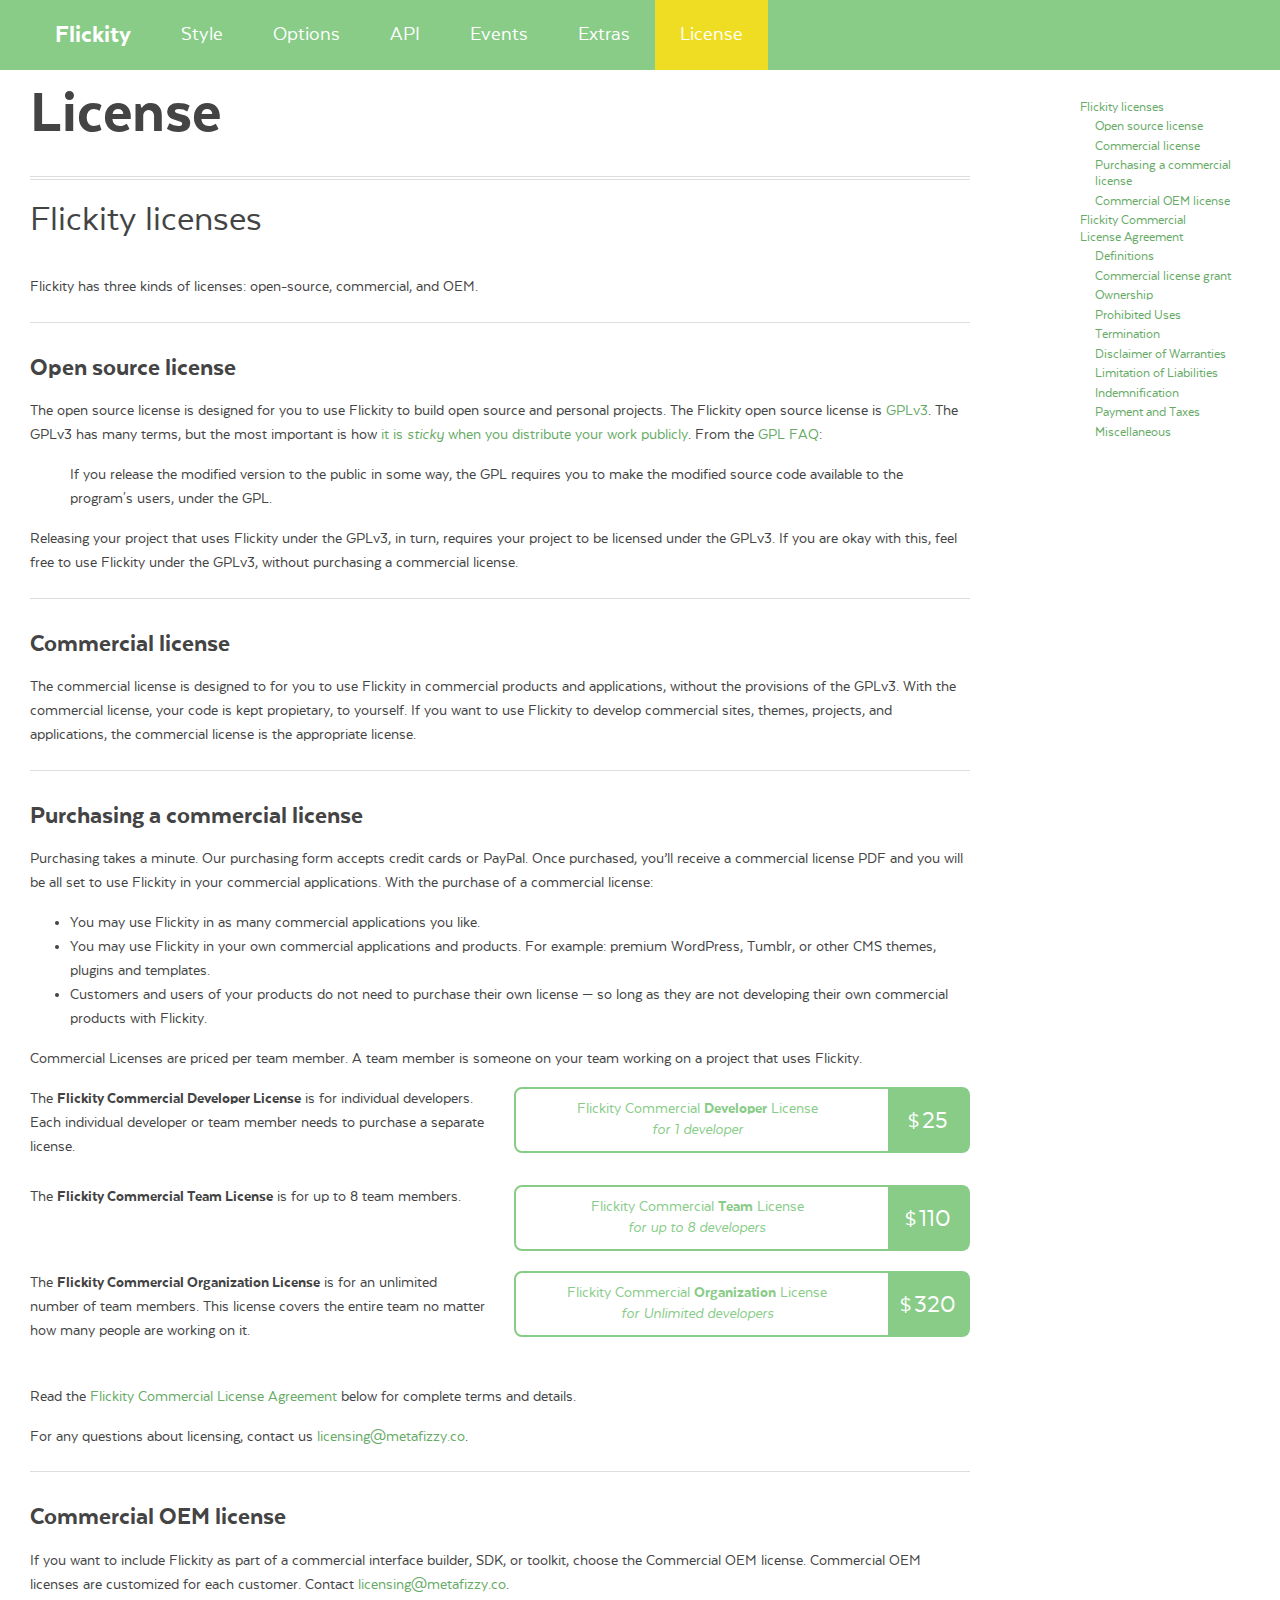
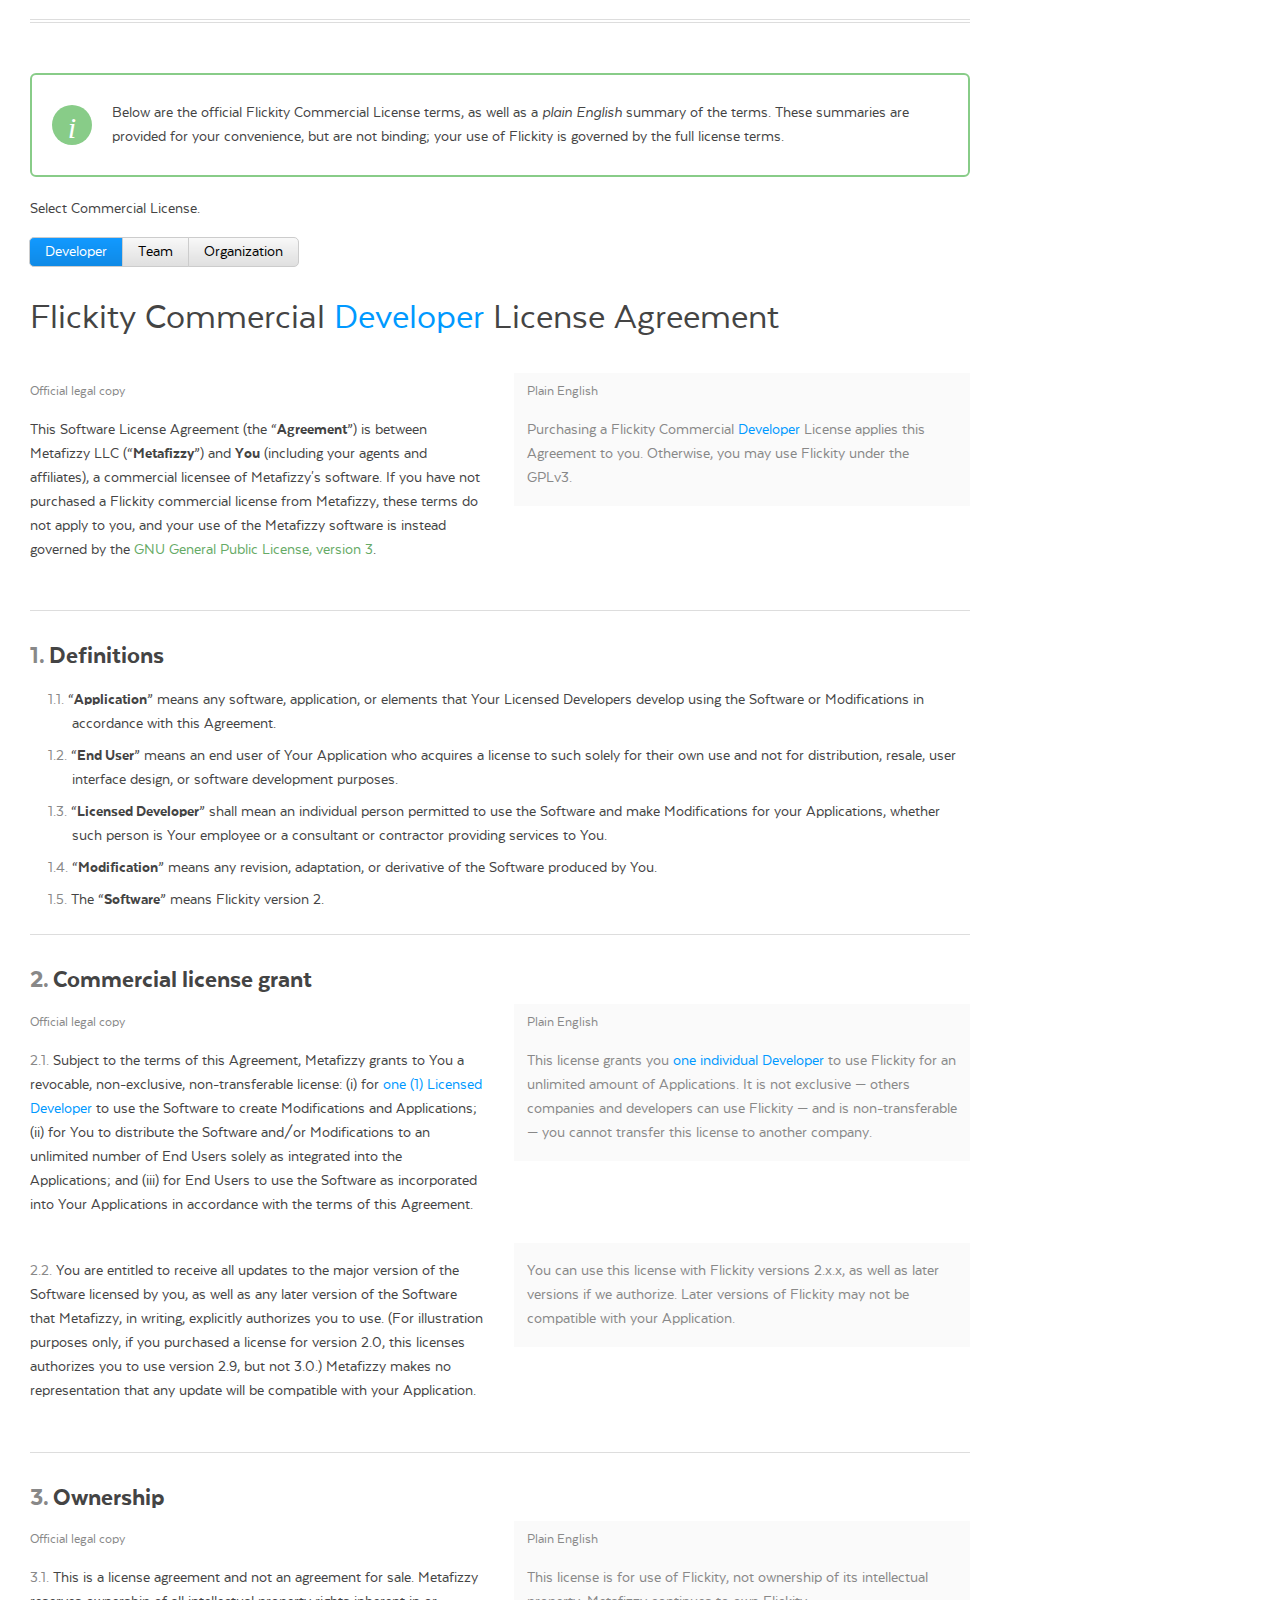
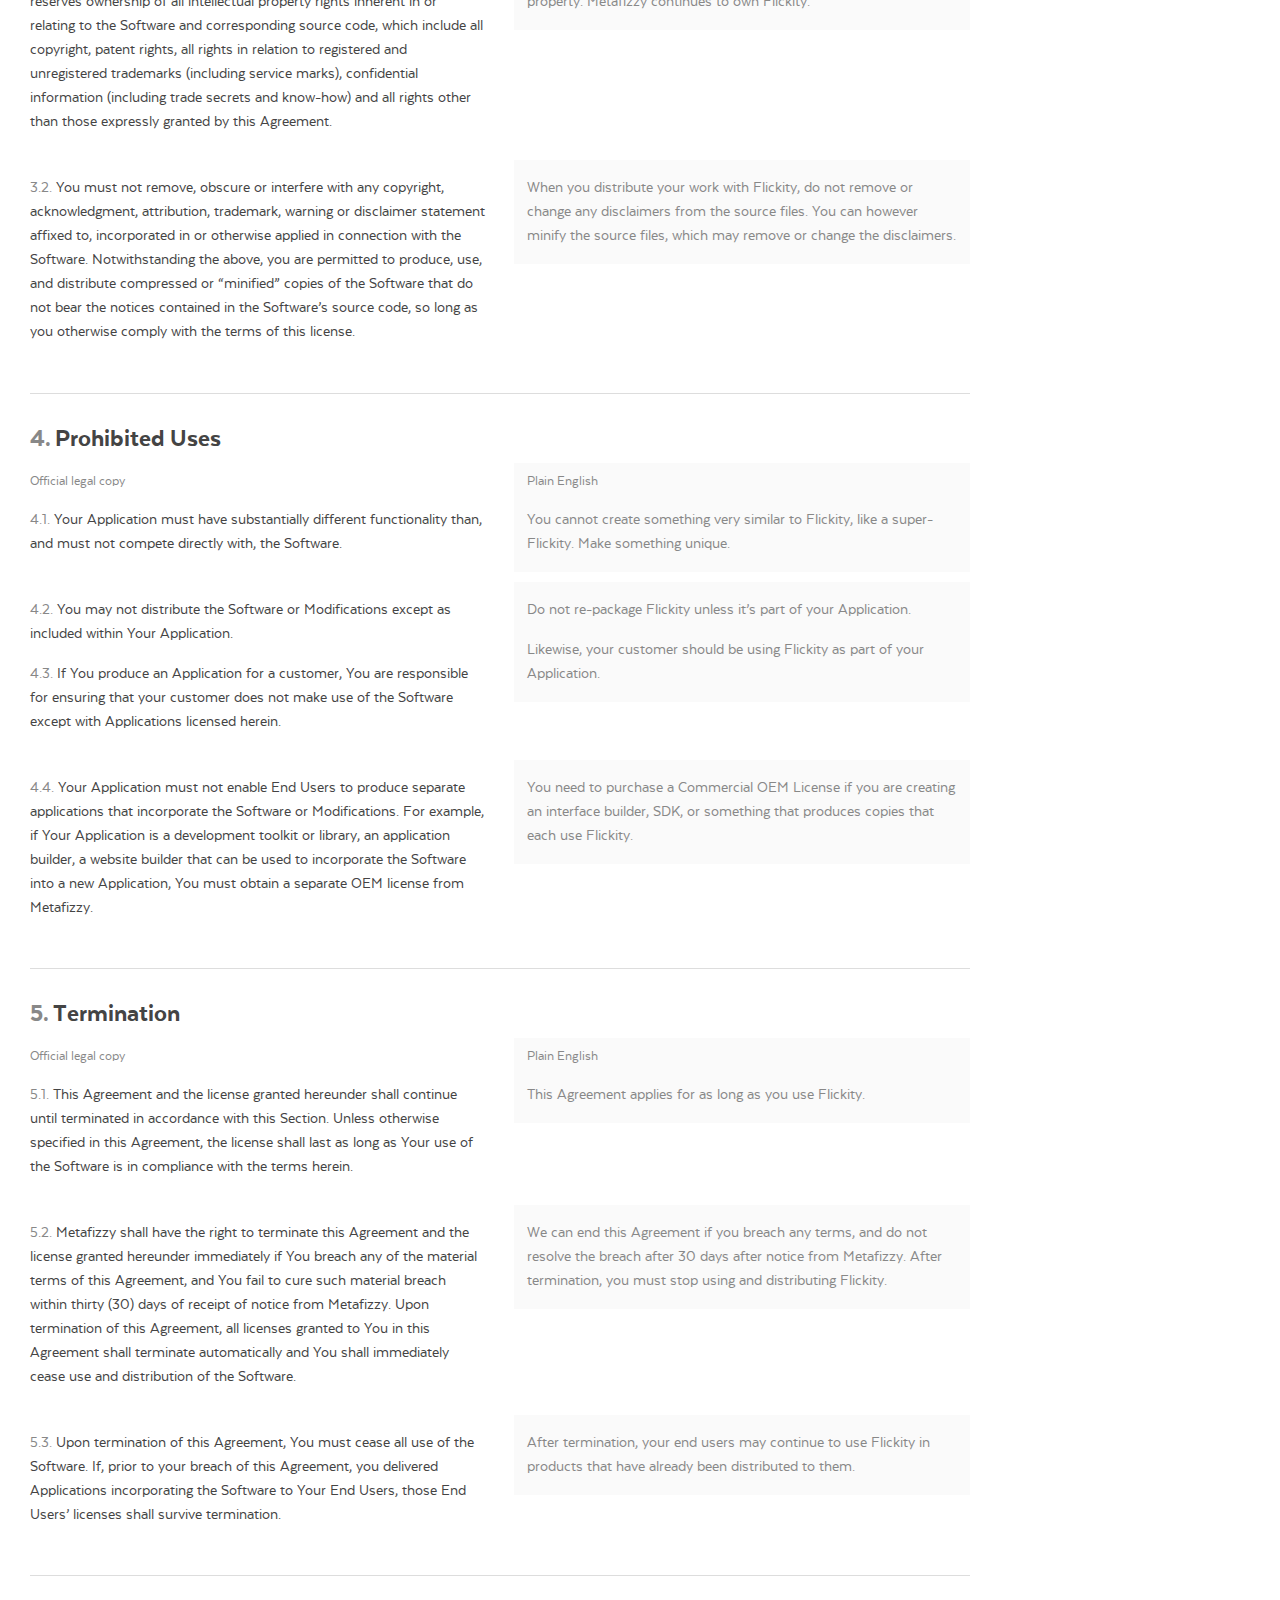
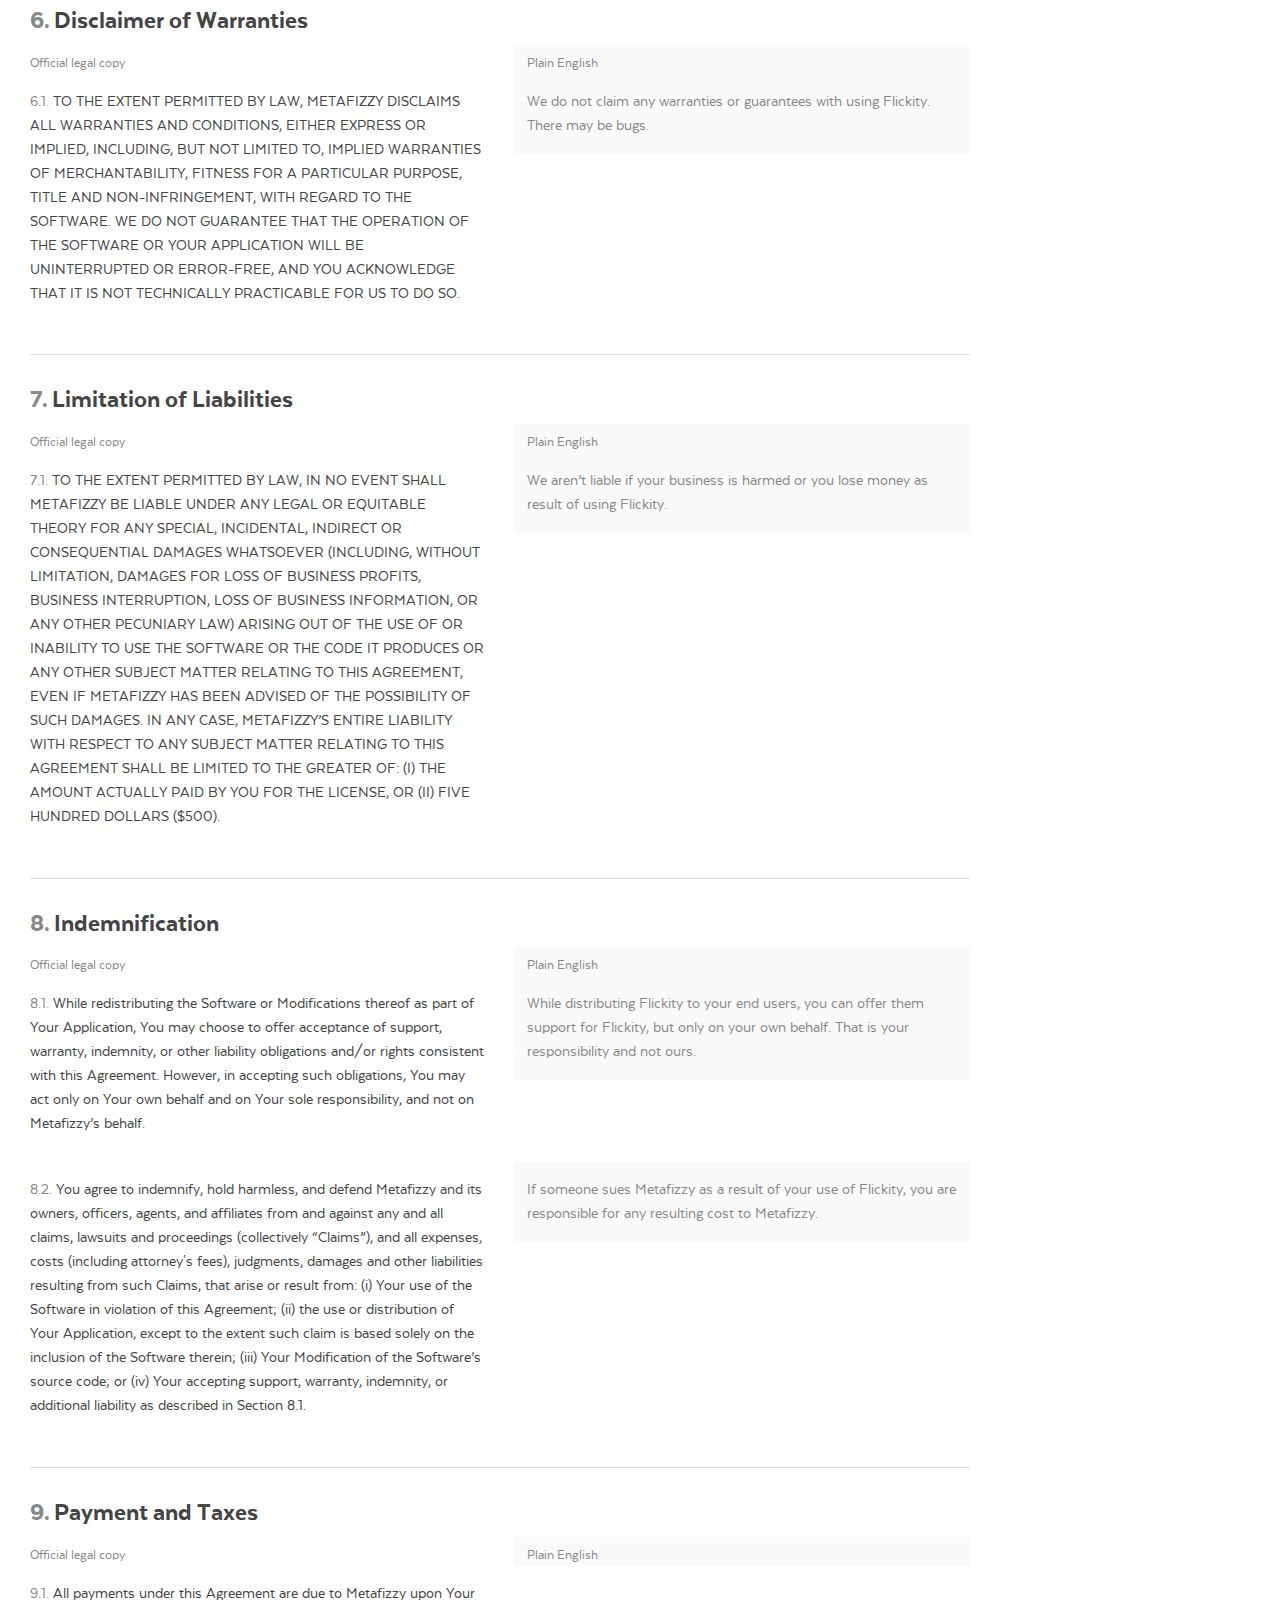
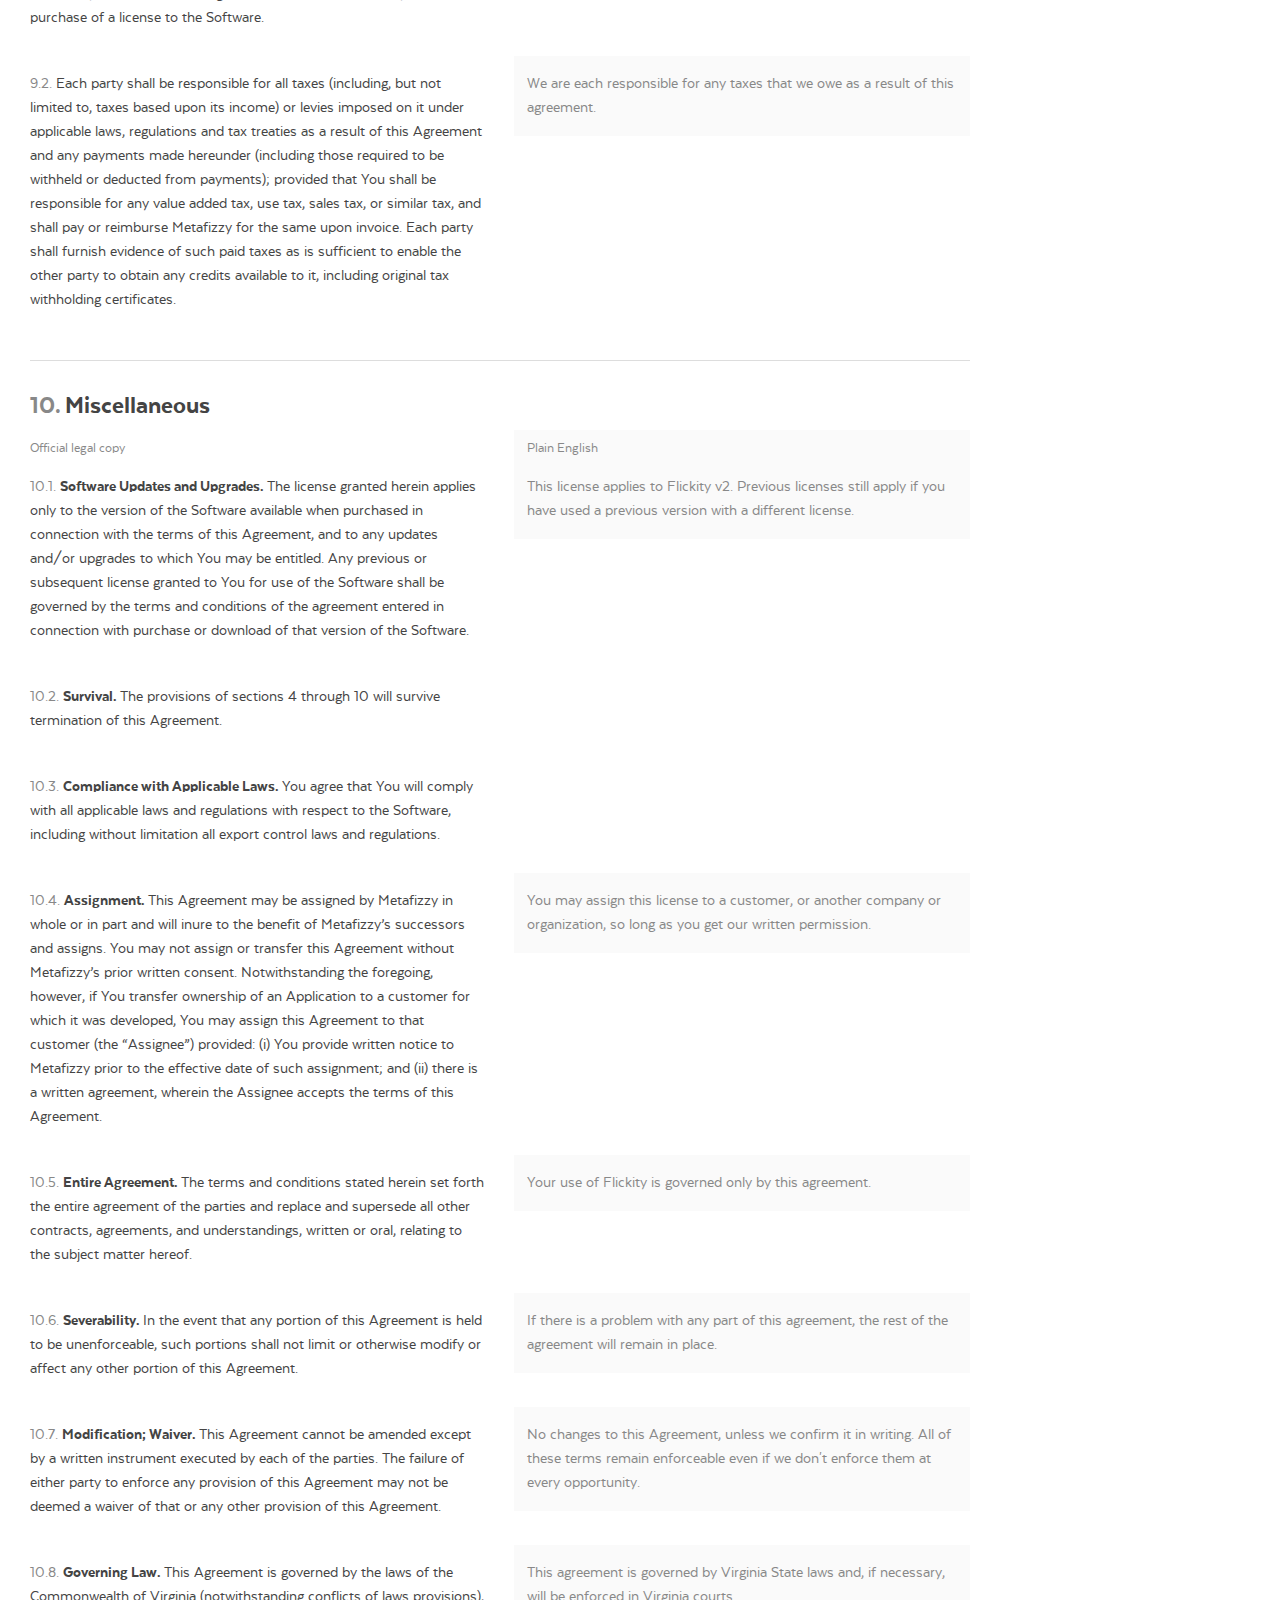
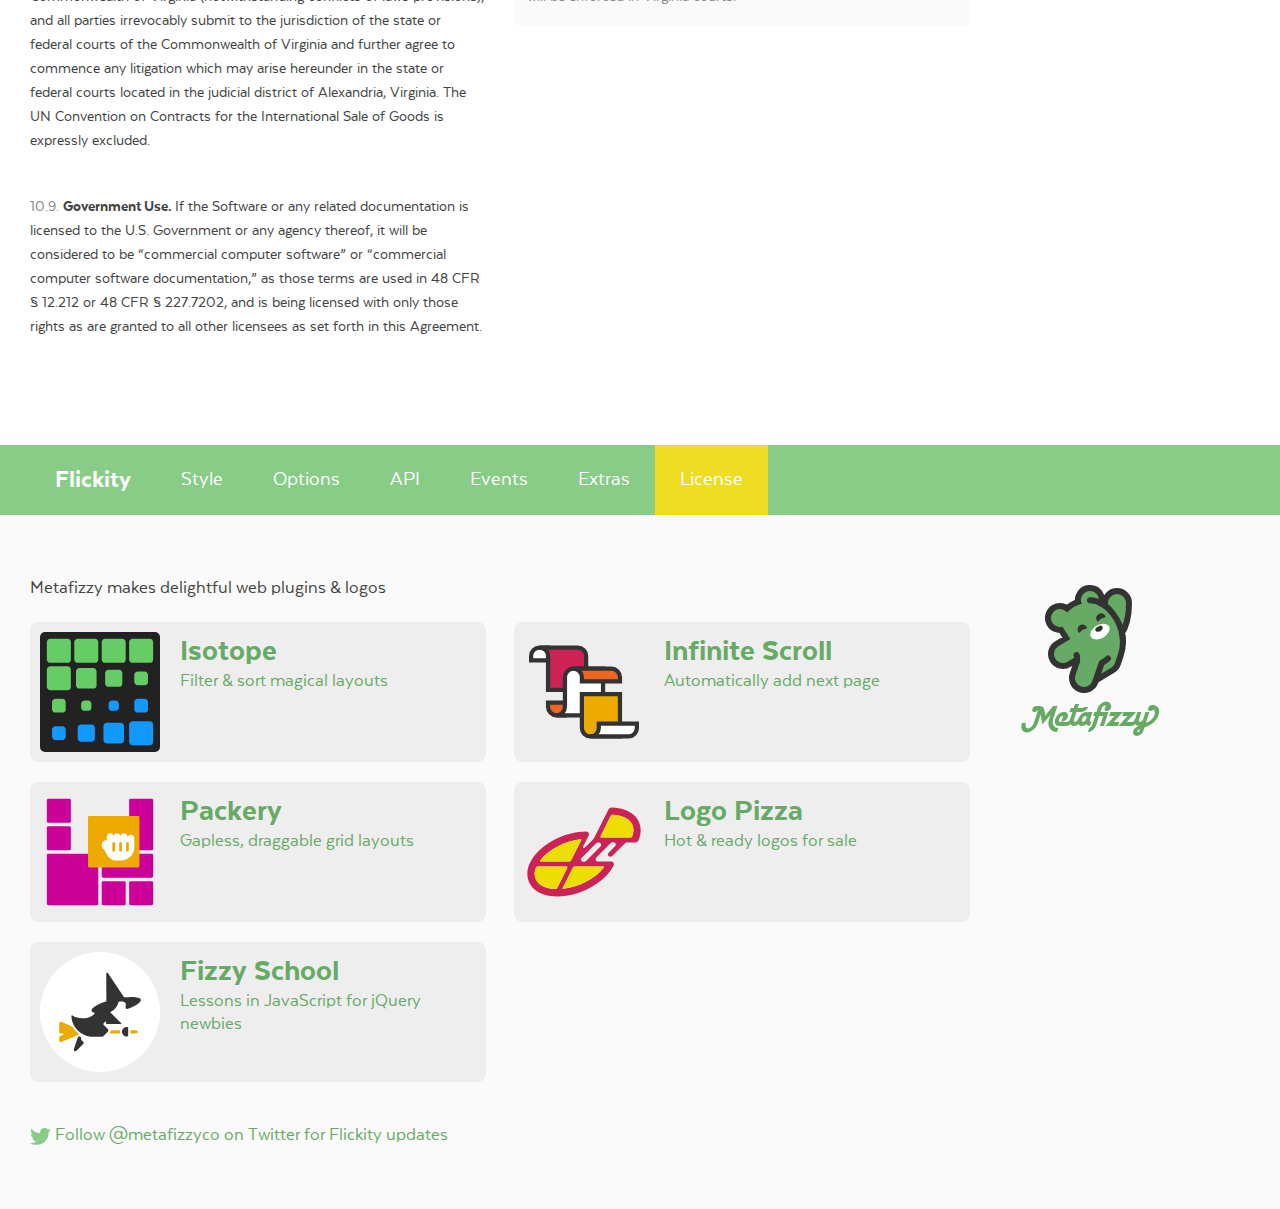
<file: Flickity/license.html>
<!DOCTYPE html><html lang="en" class="export"><head>
  <meta charset="utf-8">
  <meta name="description" content="Touch, responsive, flickable carousels">
  <meta name="viewport" content="width=device-width">

  <title>Flickity · License</title>

    <link rel="stylesheet" href="css/flickity-docs.css?6" media="screen">

  <meta name="twitter:card" content="summary">
  <meta name="twitter:site" content="@metafizzyco">
  <meta name="twitter:url" content="https://flickity.metafizzy.co/license.html">
  <meta name="twitter:title" content="Flickity License">
  <meta name="twitter:description" content="Touch, responsive, flickable carousels">

</head>
<body class="page--license">


<nav class="site-nav">
  <div class="container">
    <ul class="site-nav__list">
      <li class="site-nav__item site-nav__item--homepage"><a href=".">Flickity</a></li>
      <li class="site-nav__item site-nav__item--style"><a href="style.html">Style</a></li>
      <li class="site-nav__item site-nav__item--options"><a href="options.html">Options</a></li>
      <li class="site-nav__item site-nav__item--api"><a href="api.html">API</a></li>
      <li class="site-nav__item site-nav__item--events"><a href="events.html">Events</a></li>
      <li class="site-nav__item site-nav__item--extras"><a href="extras.html">Extras</a></li>
      <li class="site-nav__item site-nav__item--license"><a href="license.html">License</a></li>
    </ul>
  </div>
</nav>


<div class="main">
  <div class="container">
      <h1 class="page-title">License</h1>


    <ul class="page-nav" data-js="page-nav">
<li class="page-nav__item page-nav__item--h2"><a href="#flickity-licenses">Flickity licenses</a></li>
<li class="page-nav__item page-nav__item--h3"><a href="#open-source-license">Open source license</a></li>
<li class="page-nav__item page-nav__item--h3"><a href="#commercial-license">Commercial license</a></li>
<li class="page-nav__item page-nav__item--h3"><a href="#purchasing-a-commercial-license">Purchasing a commercial license</a></li>
<li class="page-nav__item page-nav__item--h3"><a href="#commercial-oem-license">Commercial OEM license</a></li>
<li class="page-nav__item page-nav__item--h2"><a href="#flickity-commercial-license-agreement">Flickity Commercial License&nbsp;Agreement</a></li>
<li class="page-nav__item page-nav__item--h3"><a href="#definitions">Definitions</a></li>
<li class="page-nav__item page-nav__item--h3"><a href="#commercial-license-grant">Commercial license grant</a></li>
<li class="page-nav__item page-nav__item--h3"><a href="#ownership">Ownership</a></li>
<li class="page-nav__item page-nav__item--h3"><a href="#prohibited-uses">Prohibited Uses</a></li>
<li class="page-nav__item page-nav__item--h3"><a href="#termination">Termination</a></li>
<li class="page-nav__item page-nav__item--h3"><a href="#disclaimer-of-warranties">Disclaimer of Warranties</a></li>
<li class="page-nav__item page-nav__item--h3"><a href="#limitation-of-liabilities">Limitation of Liabilities</a></li>
<li class="page-nav__item page-nav__item--h3"><a href="#indemnification">Indemnification</a></li>
<li class="page-nav__item page-nav__item--h3"><a href="#payment-and-taxes">Payment and Taxes</a></li>
<li class="page-nav__item page-nav__item--h3"><a href="#miscellaneous">Miscellaneous</a></li>
</ul>


<h2 id="flickity-licenses">Flickity licenses</h2>

<p>Flickity has three kinds of licenses: open-source, commercial, and OEM.</p>


<h3 id="open-source-license">Open source license</h3>

<p>The open source license is designed for you to use Flickity to build open source and personal projects. The Flickity open source license is <a href="https://www.gnu.org/licenses/gpl-3.0.html">GPLv3</a>. The GPLv3 has many terms, but the most important is how <a href="https://www.gnu.org/licenses/gpl-3.0.html#section5">it is <em>sticky</em> when you distribute your work publicly</a>. From the <a href="https://www.gnu.org/licenses/gpl-faq.html#GPLRequireSourcePostedPublic">GPL FAQ</a>:</p>

<blockquote>
  <p>If you release the modified version to the public in some way, the GPL requires you to make the modified source code available to the program's users, under the GPL.</p>
</blockquote>

<p>Releasing your project that uses Flickity under the GPLv3, in turn, requires your project to be licensed under the GPLv3. If you are okay with this, feel free to use Flickity under the GPLv3, without purchasing a commercial license.</p>


<h3 id="commercial-license">Commercial license</h3>

<p>The commercial license is designed to for you to use Flickity in commercial products and applications, without the provisions of the GPLv3. With the commercial license, your code is kept propietary, to yourself. If you want to use Flickity to develop commercial sites, themes, projects, and applications, the commercial license is the appropriate license.</p>


<h3 id="purchasing-a-commercial-license">Purchasing a commercial license</h3>

<p>Purchasing takes a minute. Our purchasing form accepts credit cards or PayPal. Once purchased, you’ll receive a commercial license PDF and you will be all set to use Flickity in your commercial applications. With the purchase of a commercial license:</p>

<ul>
  <li>You may use Flickity in as many commercial applications you like.</li>
  <li>You may use Flickity in your own commercial applications and products. For example: premium WordPress, Tumblr, or other CMS themes, plugins and templates.</li>
  <li>Customers and users of your products do not need to purchase their own license — so long as they are not developing their own commercial products with Flickity.</li>
</ul>

<p>Commercial Licenses are priced per team member. A team member is someone on your team working on a project that uses Flickity.</p>

<div class="duo">
  <div class="duo__cell duo__cell--license-option">
    <p>The <strong>Flickity Commercial Developer License</strong> is for individual developers. Each individual developer or team member needs to purchase a separate license.</p>
  </div>
  <div class="duo__cell">
      <a class="buy-button" href="https://gum.co/flickity-dev">
        <span class="buy-button__project">Flickity Commercial</span>
        <span class="buy-button__title">Developer</span>
        <span class="buy-button__license">License</span>
        <span class="buy-button__for">for 1 developer</span>
        <span class="buy-button__price">
          <span class="buy-button__price__dollar">$</span><span class="buy-button__price__value">25</span>
        </span>
      </a>
  </div>
</div>

<div class="duo">
  <div class="duo__cell duo__cell--license-option">
    <p>The <strong>Flickity Commercial Team License</strong> is for up to 8 team members.</p>
  </div>
  <div class="duo__cell">
      <a class="buy-button" href="https://gum.co/flickity-team">
        <span class="buy-button__project">Flickity Commercial</span>
        <span class="buy-button__title">Team</span>
        <span class="buy-button__license">License</span>
        <span class="buy-button__for">for up to 8 developers</span>
        <span class="buy-button__price">
          <span class="buy-button__price__dollar">$</span><span class="buy-button__price__value">110</span>
        </span>
      </a>
  </div>
</div>

<div class="duo">
  <div class="duo__cell duo__cell--license-option">
    <p>The <strong>Flickity Commercial Organization License</strong> is for an unlimited number of team members. This license covers the entire team no matter how many people are working on it.</p>
  </div>
  <div class="duo__cell">
      <a class="buy-button" href="https://gum.co/flickity-org">
        <span class="buy-button__project">Flickity Commercial</span>
        <span class="buy-button__title">Organization</span>
        <span class="buy-button__license">License</span>
        <span class="buy-button__for">for Unlimited developers</span>
        <span class="buy-button__price">
          <span class="buy-button__price__dollar">$</span><span class="buy-button__price__value">320</span>
        </span>
      </a>
  </div>
</div>

<p>Read the <a href="#flickity-commercial-license-agreement">Flickity Commercial License Agreement</a> below for complete terms and details.</p>

<p>For any questions about licensing, contact us <a href="mailto:licensing@metafizzy.co">licensing@metafizzy.co</a>.</p>


<h3 id="commercial-oem-license">Commercial OEM license</h3>

<p>If you want to include Flickity as part of a commercial interface builder, SDK, or toolkit, choose the Commercial OEM license. Commercial OEM licenses are customized for each customer. Contact <a href="mailto:licensing@metafizzy.co">licensing@metafizzy.co</a>.</p>


<div class="commercial-license-agreement" data-js="commercial-license-agreement">

  <h2 id="flickity-commercial-license-agreement">Flickity Commercial License&nbsp;Agreement</h2>

  <div class="call-out call-out--chill">
    <p>Below are the official Flickity Commercial License terms, as well as a <em>plain English</em> summary of the terms. These summaries are provided for your convenience, but are not binding; your use of Flickity is governed by the full license terms.</p>
  </div>

  <p>Select Commercial License.</p>

  <div class="button-group button-row">
    <button class="button button--developer is-selected" data-license-option="developer">Developer</button>
    <button class="button button--team" data-license-option="team">Team</button>
    <button class="button button--organization" data-license-option="organization">Organization</button>
  </div>

  <div class="duo duo--legal duo--legal--first">
    <div class="duo__cell duo--legal__official">
      <p id="agreement-p1">This Software License Agreement (the “<strong>Agreement</strong>”) is between Metafizzy LLC (“<strong>Metafizzy</strong>”) and <strong>You</strong> (including your agents and affiliates), a commercial licensee of Metafizzy's software. If you have not purchased a Flickity commercial license from Metafizzy, these terms do not apply to you, and your use of the Metafizzy software is instead governed by the <a href="https://www.gnu.org/licenses/gpl-3.0.html">GNU General Public License, version 3</a>.</p>
    </div>
    <div class="duo__cell duo--legal__plain">
      <p>Purchasing a Flickity Commercial <span data-license-property="title"></span> License applies this Agreement to you. Otherwise, you may use Flickity under the GPLv3.</p>
    </div>
  </div>

  <h3 id="definitions">Definitions</h3>

  <ol class="cla__definitions-list">
    <li>“<strong>Application</strong>” means any software, application, or elements that Your Licensed Developers develop using the Software or Modifications in accordance with this Agreement.</li>
    <li>“<strong>End User</strong>” means an end user of Your Application who acquires a license to such solely for their own use and not for distribution, resale, user interface design, or software development purposes.</li>
    <li>“<strong>Licensed Developer</strong>” shall mean an individual person permitted to use the Software and make Modifications for your Applications, whether such person is Your employee or a consultant or contractor providing services to You. </li>
    <li>“<strong>Modification</strong>” means any revision, adaptation, or derivative of the Software produced by You.</li>
    <li>The “<strong>Software</strong>” means Flickity version 2.</li>
  </ol>

  <h3 id="commercial-license-grant">Commercial license grant</h3>

  <div class="duo duo--legal duo--legal--first">
    <div class="duo__cell duo--legal__official">
      <p id="grant-p1" class="cla__part">Subject to the terms of this Agreement, Metafizzy grants to You a revocable, non-exclusive, non-transferable license: (i) for <span data-license-property="for-official">one (1) Licensed Developer</span> to use the Software to create Modifications and Applications; (ii) for You to distribute the Software and/or Modifications to an unlimited number of End Users solely as integrated into the Applications; and (iii) for End Users to use the Software as incorporated into Your Applications in accordance with the terms of this Agreement.</p>
    </div>
    <div class="duo__cell duo--legal__plain">
      <p>This license grants you <span data-license-property="for-plain">one individual Developer</span> to use Flickity for an unlimited amount of Applications. It is not exclusive — others companies and developers can use Flickity — and is non-transferable — you cannot transfer this license to another company.</p>
    </div>
  </div>

  <div class="duo duo--legal">
    <div class="duo__cell duo--legal__official">
      <p id="grant-p2" class="cla__part">You are entitled to receive all updates to the major version of the Software licensed by you, as well as any later version of the Software that Metafizzy, in writing, explicitly authorizes you to use. (For illustration purposes only, if you purchased a license for version 2.0, this licenses authorizes you to use version 2.9, but not 3.0.) Metafizzy makes no representation that any update will be compatible with your Application.</p>
    </div>
    <div class="duo__cell duo--legal__plain">
      <p>You can use this license with Flickity versions 2.x.x, as well as later versions if we authorize. Later versions of Flickity may not be compatible with your Application.</p>
    </div>
  </div>

  <h3 id="ownership">Ownership</h3>

  <div class="duo duo--legal duo--legal--first">
    <div class="duo__cell duo--legal__official">
      <p id="ownership-p1" class="cla__part">This is a license agreement and not an agreement for sale. Metafizzy reserves ownership of all intellectual property rights inherent in or relating to the Software and corresponding source code, which include all copyright, patent rights, all rights in relation to registered and unregistered trademarks (including service marks), confidential information (including trade secrets and know-how) and all rights other than those expressly granted by this Agreement.</p>
    </div>
    <div class="duo__cell duo--legal__plain">
      <p>This license is for use of Flickity, not ownership of its intellectual property. Metafizzy continues to own Flickity.</p>
    </div>
  </div>

  <div class="duo duo--legal">
    <div class="duo__cell duo--legal__official">
      <p id="ownership-p2" class="cla__part">You must not remove, obscure or interfere with any copyright, acknowledgment, attribution, trademark, warning or disclaimer statement affixed to, incorporated in or otherwise applied in connection with the Software. Notwithstanding the above, you are permitted to produce, use, and distribute compressed or “minified” copies of the Software that do not bear the notices contained in the Software’s source code, so long as you otherwise comply with the terms of this license.</p>
    </div>
    <div class="duo__cell duo--legal__plain">
      <p>When you distribute your work with Flickity, do not remove or change any disclaimers from the source files. You can however minify the source files, which may remove or change the disclaimers.</p>
    </div>
  </div>

  <h3 id="prohibited-uses">Prohibited Uses</h3>

  <div class="duo duo--legal duo--legal--first">
    <div class="duo__cell duo--legal__official">
      <p id="prohibited-p1" class="cla__part">Your Application must have substantially different functionality than, and must not compete directly with, the Software.</p>
    </div>
    <div class="duo__cell duo--legal__plain">
      <p>You cannot create something very similar to Flickity, like a super-Flickity. Make something unique.</p>
    </div>
  </div>

  <div class="duo duo--legal">
    <div class="duo__cell duo--legal__official">
      <p id="prohibited-p2" class="cla__part">You may not distribute the Software or Modifications except as included within Your Application.</p> 
      <p id="prohibited-p3" class="cla__part">If You produce an Application for a customer, You are responsible for ensuring that your customer does not make use of the Software except with Applications licensed herein.</p>
    </div>
    <div class="duo__cell duo--legal__plain">
      <p>Do not re-package Flickity unless it’s part of your Application.</p>
      <p>Likewise, your customer should be using Flickity as part of your Application.</p>
    </div>
  </div>

  <div class="duo duo--legal">
    <div class="duo__cell duo--legal__official">
      <p id="prohibited-p4" class="cla__part">Your Application must not enable End Users to produce separate applications that incorporate the Software or Modifications. For example, if Your Application is a development toolkit or library, an application builder, a website builder that can be used to incorporate the Software into a new Application, You must obtain a separate OEM license from Metafizzy.</p>
    </div>
    <div class="duo__cell duo--legal__plain">
      <p>You need to purchase a Commercial OEM License if you are creating an interface builder, SDK, or something that produces copies that each use Flickity.</p>
    </div>
  </div>

  <h3 id="termination">Termination</h3>

  <div class="duo duo--legal  duo--legal--first">
    <div class="duo__cell duo--legal__official">
      <p id="termination-p1" class="cla__part">This Agreement and the license granted hereunder shall continue until terminated in accordance with this Section. Unless otherwise specified in this Agreement, the license shall last as long as Your use of the Software is in compliance with the terms herein. </p>
    </div>
    <div class="duo__cell duo--legal__plain">
      <p>This Agreement applies for as long as you use Flickity.</p>
    </div>
  </div>

  <div class="duo duo--legal">
    <div class="duo__cell duo--legal__official">
      <p id="termination-p2" class="cla__part">Metafizzy shall have the right to terminate this Agreement and the license granted hereunder immediately if You breach any of the material terms of this Agreement, and You fail to cure such material breach within thirty (30) days of receipt of notice from Metafizzy. Upon termination of this Agreement, all licenses granted to You in this Agreement shall terminate automatically and You shall immediately cease use and distribution of the Software.</p>
    </div>
    <div class="duo__cell duo--legal__plain">
      <p>We can end this Agreement if you breach any terms, and do not resolve the breach after 30 days after notice from Metafizzy. After termination, you must stop using and distributing Flickity.</p>
    </div>
  </div>

  <div class="duo duo--legal">
    <div class="duo__cell duo--legal__official">
      <p id="termination-p3" class="cla__part">Upon termination of this Agreement, You must cease all use of the Software. If, prior to your breach of this Agreement, you delivered Applications incorporating the Software to Your End Users, those End Users’ licenses shall survive termination.</p>
    </div>
    <div class="duo__cell duo--legal__plain">
      <p>After termination, your end users may continue to use Flickity in products that have already been distributed to them.</p>
    </div>
  </div>

  <h3 id="disclaimer-of-warranties">Disclaimer of Warranties</h3>

  <div class="duo duo--legal duo--legal--first">
    <div class="duo__cell duo--legal__official">
      <p class="cla__part">TO THE EXTENT PERMITTED BY LAW, METAFIZZY DISCLAIMS ALL WARRANTIES AND CONDITIONS, EITHER EXPRESS OR IMPLIED, INCLUDING, BUT NOT LIMITED TO, IMPLIED WARRANTIES OF MERCHANTABILITY, FITNESS FOR A PARTICULAR PURPOSE, TITLE AND NON-INFRINGEMENT, WITH REGARD TO THE SOFTWARE. WE DO NOT GUARANTEE THAT THE OPERATION OF THE SOFTWARE OR YOUR APPLICATION WILL BE UNINTERRUPTED OR ERROR-FREE, AND YOU ACKNOWLEDGE THAT IT IS NOT TECHNICALLY PRACTICABLE FOR US TO DO SO.</p>
    </div>
    <div class="duo__cell duo--legal__plain">
      <p>We do not claim any warranties or guarantees with using Flickity. There may be bugs.</p>
    </div>
  </div>

  <h3 id="limitation-of-liabilities">Limitation of Liabilities</h3>

  <div class="duo duo--legal duo--legal--first">
    <div class="duo__cell duo--legal__official">
      <p class="cla__part">TO THE EXTENT PERMITTED BY LAW, IN NO EVENT SHALL METAFIZZY BE LIABLE UNDER ANY LEGAL OR EQUITABLE THEORY FOR ANY SPECIAL, INCIDENTAL, INDIRECT OR CONSEQUENTIAL DAMAGES WHATSOEVER (INCLUDING, WITHOUT LIMITATION, DAMAGES FOR LOSS OF BUSINESS PROFITS, BUSINESS INTERRUPTION, LOSS OF BUSINESS INFORMATION, OR ANY OTHER PECUNIARY LAW) ARISING OUT OF THE USE OF OR INABILITY TO USE THE SOFTWARE OR THE CODE IT PRODUCES OR ANY OTHER SUBJECT MATTER RELATING TO THIS AGREEMENT, EVEN IF METAFIZZY HAS BEEN ADVISED OF THE POSSIBILITY OF SUCH DAMAGES. IN ANY CASE, METAFIZZY’S ENTIRE LIABILITY WITH RESPECT TO ANY SUBJECT MATTER RELATING TO THIS AGREEMENT SHALL BE LIMITED TO THE GREATER OF: (I) THE AMOUNT ACTUALLY PAID BY YOU FOR THE LICENSE, OR (II) FIVE HUNDRED DOLLARS ($500).</p>
    </div>
    <div class="duo__cell duo--legal__plain">
      <p>We aren’t liable if your business is harmed or you lose money as
  result of using Flickity.</p>
    </div>
  </div>

  <h3 id="indemnification">Indemnification</h3>

  <div class="duo duo--legal duo--legal--first">
    <div class="duo__cell duo--legal__official">
      <p class="cla__part">While redistributing the Software or Modifications thereof as part of Your Application, You may choose to offer acceptance of support, warranty, indemnity, or other liability obligations and/or rights consistent with this Agreement. However, in accepting such obligations, You may act only on Your own behalf and on Your sole responsibility, and not on Metafizzy’s behalf. </p>
    </div>
    <div class="duo__cell duo--legal__plain">
      <p>While distributing Flickity to your end users, you can offer them support for Flickity, but only on your own behalf. That is your responsibility and not ours.</p>
    </div>
  </div>

  <div class="duo duo--legal">
    <div class="duo__cell duo--legal__official">
      <p class="cla__part">You agree to indemnify, hold harmless, and defend Metafizzy and its owners, officers, agents, and affiliates from and against any and all claims, lawsuits and proceedings (collectively “Claims”), and all expenses, costs (including attorney's fees), judgments, damages and other liabilities resulting from such Claims, that arise or result from: (i) Your use of the Software in violation of this Agreement; (ii) the use or distribution of Your Application, except to the extent such claim is based solely on the inclusion of the Software therein; (iii) Your Modification of the Software’s source code; or (iv) Your accepting support, warranty, indemnity, or additional liability as described in Section 8.1.</p>
    </div>
    <div class="duo__cell duo--legal__plain">
      <p>If someone sues Metafizzy as a result of your use of Flickity, you are responsible for any resulting cost to Metafizzy.</p>
    </div>
  </div>

  <h3 id="payment-and-taxes">Payment and Taxes</h3>

  <div class="duo duo--legal duo--legal--first">
    <div class="duo__cell duo--legal__official">
      <p class="cla__part">All payments under this Agreement are due to Metafizzy upon Your purchase of a license to the Software.</p>
    </div>
    <div class="duo__cell duo--legal__plain">
    </div>
  </div>

  <div class="duo duo--legal">
    <div class="duo__cell duo--legal__official">
      <p class="cla__part">Each party shall be responsible for all taxes (including, but not limited to, taxes based upon its income) or levies imposed on it under applicable laws, regulations and tax treaties as a result of this Agreement and any payments made hereunder (including those required to be withheld or deducted from payments); provided that You shall be responsible for any value added tax, use tax, sales tax, or similar tax,  and shall pay or reimburse Metafizzy for the same upon invoice. Each party shall furnish evidence of such paid taxes as is sufficient to enable the other party to obtain any credits available to it, including original tax withholding certificates.</p>
    </div>
    <div class="duo__cell duo--legal__plain">
      <p>We are each responsible for any taxes that we owe as a result of this agreement.</p>
    </div>
  </div>

  <h3 id="miscellaneous">Miscellaneous</h3>

  <div class="duo duo--legal duo--legal--first">
    <div class="duo__cell duo--legal__official">
      <p class="cla__part"><strong>Software Updates and Upgrades.</strong> The license granted herein applies only to the version of the Software available when purchased in connection with the terms of this Agreement, and to any updates and/or upgrades to which You may be entitled. Any previous or subsequent license granted to You for use of the Software shall be governed by the terms and conditions of the agreement entered in connection with purchase or download of that version of the Software.</p>
    </div>
    <div class="duo__cell duo--legal__plain">
      <p>This license applies to Flickity v2. Previous licenses still apply if you have used a previous version with a different license.</p>
    </div>
  </div>

  <div class="duo duo--legal">
    <div class="duo__cell duo--legal__official">
      <p class="cla__part"><strong>Survival.</strong> The provisions of sections 4 through 10 will survive termination of this Agreement.</p>
    </div>
    <div class="duo__cell duo--legal__plain">
    </div>
  </div>

  <div class="duo duo--legal">
    <div class="duo__cell duo--legal__official">
      <p class="cla__part"><strong>Compliance with Applicable Laws.</strong> You agree that You will comply with all applicable laws and regulations with respect to the Software, including without limitation all export control laws and regulations.</p>
    </div>
    <div class="duo__cell duo--legal__plain">
    </div>
  </div>

  <div class="duo duo--legal">
    <div class="duo__cell duo--legal__official">
      <p class="cla__part"><strong>Assignment.</strong> This Agreement may be assigned by Metafizzy in whole or in part and will inure to the benefit of Metafizzy’s successors and assigns. You may not assign or transfer this Agreement without Metafizzy’s prior written consent. Notwithstanding the foregoing, however, if You transfer ownership of an Application to a customer for which it was developed, You may assign this Agreement to that customer (the “Assignee”) provided: (i) You provide written notice to Metafizzy prior to the effective date of such assignment; and (ii) there is a written agreement, wherein the Assignee accepts the terms of this Agreement.</p>
    </div>
    <div class="duo__cell duo--legal__plain">
      <p>You may assign this license to a customer, or another company or organization, so long as you get our written permission.</p>
    </div>
  </div>

  <div class="duo duo--legal">
    <div class="duo__cell duo--legal__official">
      <p class="cla__part"><strong>Entire Agreement.</strong> The terms and conditions stated herein set forth the entire agreement of the parties and replace and supersede all other contracts, agreements, and understandings, written or oral, relating to the subject matter hereof.</p>
    </div>
    <div class="duo__cell duo--legal__plain">
      <p>Your use of Flickity is governed only by this agreement.</p>
    </div>
  </div>

  <div class="duo duo--legal">
    <div class="duo__cell duo--legal__official">
      <p class="cla__part"><strong>Severability.</strong> In the event that any portion of this Agreement is held to be unenforceable, such portions shall not limit or otherwise modify or affect any other portion of this Agreement.</p>
    </div>
    <div class="duo__cell duo--legal__plain">
      <p>If there is a problem with any part of this agreement, the rest of the agreement will remain in place.</p>
    </div>
  </div>

  <div class="duo duo--legal">
    <div class="duo__cell duo--legal__official">
      <p class="cla__part"><strong>Modification; Waiver.</strong> This Agreement cannot be amended except by a written instrument executed by each of the parties. The failure of either party to enforce any provision of this Agreement may not be deemed a waiver of that or any other provision of this Agreement.</p>
    </div>
    <div class="duo__cell duo--legal__plain">
      <p>No changes to this Agreement, unless we confirm it in writing. All of these terms remain enforceable even if we don't enforce them at every opportunity.</p>
    </div>
  </div>

  <div class="duo duo--legal">
    <div class="duo__cell duo--legal__official">
      <p class="cla__part"><strong>Governing Law.</strong> This Agreement is governed by the laws of the Commonwealth of Virginia (notwithstanding conflicts of laws provisions), and all parties irrevocably submit to the jurisdiction of the state or federal courts of the Commonwealth of Virginia and further agree to commence any litigation which may arise hereunder in the state or federal courts located in the judicial district of Alexandria, Virginia. The UN Convention on Contracts for the International Sale of Goods is expressly excluded.</p>
    </div>
    <div class="duo__cell duo--legal__plain">
      <p>This agreement is governed by Virginia State laws and, if necessary, will be enforced in Virginia courts.</p>
    </div>
  </div>

  <div class="duo duo--legal">
    <div class="duo__cell duo--legal__official">
      <p class="cla__part"><strong>Government Use.</strong> If the Software or any related documentation is licensed to the U.S. Government or any agency thereof, it will be considered to be “commercial computer software” or “commercial computer software documentation,” as those terms are used in 48 CFR § 12.212 or 48 CFR § 227.7202, and is being licensed with only those rights as are granted to all other licensees as set forth in this Agreement.</p>
    </div>
    <div class="duo__cell duo--legal__plain">
    </div>
  </div>

</div> 

  </div>
</div>

<nav class="site-nav">
  <div class="container">
    <ul class="site-nav__list">
      <li class="site-nav__item site-nav__item--homepage"><a href=".">Flickity</a></li>
      <li class="site-nav__item site-nav__item--style"><a href="style.html">Style</a></li>
      <li class="site-nav__item site-nav__item--options"><a href="options.html">Options</a></li>
      <li class="site-nav__item site-nav__item--api"><a href="api.html">API</a></li>
      <li class="site-nav__item site-nav__item--events"><a href="events.html">Events</a></li>
      <li class="site-nav__item site-nav__item--extras"><a href="extras.html">Extras</a></li>
      <li class="site-nav__item site-nav__item--license"><a href="license.html">License</a></li>
    </ul>
  </div>
</nav>

<footer class="site-footer">

  <div class="container">

    <p class="site-footer__copy">Metafizzy makes delightful web plugins &amp; logos</p>

    <div class="showcase">
    
      <ul class="showcase-item-list">
          <li class="showcase-item">
            <a class="showcase-item__link" href="https://isotope.metafizzy.co">
              <div class="showcase-item__image">
                  <svg class="isotope-illo" xmlns="http://www.w3.org/2000/svg" viewBox="0 0 350 350" width="100" height="100">
                    <path class="isotope-illo__color1" fill="#6C6" d="M80 170H30c-6 0-10-5-10-10v-50c0-6 5-10 10-10h50c6 0 10 5 10 10v50C90 166 86 170 80 170z"></path>
                    <path class="isotope-illo__color1" fill="#6C6" d="M80 90H30c-6 0-10-5-10-10V30c0-6 5-10 10-10h50c6 0 10 5 10 10v50C90 86 86 90 80 90z"></path>
                    <path class="isotope-illo__color1" fill="#6C6" d="M160 90h-50c-6 0-10-5-10-10V30c0-6 5-10 10-10h50c6 0 10 5 10 10v50C170 86 166 90 160 90z"></path>
                    <path class="isotope-illo__color1" fill="#6C6" d="M240 90h-50c-6 0-10-5-10-10V30c0-6 5-10 10-10h50c6 0 10 5 10 10v50C250 86 246 90 240 90z"></path>
                    <path class="isotope-illo__color1" fill="#6C6" d="M320 90h-50c-6 0-10-5-10-10V30c0-6 5-10 10-10h50c6 0 10 5 10 10v50C330 86 326 90 320 90z"></path>
                    <path class="isotope-illo__color1" fill="#6C6" d="M155 165h-40c-6 0-10-5-10-10v-40c0-6 5-10 10-10h40c6 0 10 5 10 10v40 C165 161 161 165 155 165z"></path>
                    <path class="isotope-illo__color1" fill="#6C6" d="M230 160h-30c-6 0-10-5-10-10v-30c0-6 5-10 10-10h30c6 0 10 5 10 10v30 C240 156 236 160 230 160z"></path>
                    <path class="isotope-illo__color1" fill="#6C6" d="M305 155h-20c-6 0-10-5-10-10v-20c0-6 5-10 10-10h20c6 0 10 5 10 10v20 C315 151 311 155 305 155z"></path>
                    <path class="isotope-illo__color1" fill="#6C6" d="M65 235H45c-6 0-10-5-10-10v-20c0-6 5-10 10-10h20c6 0 10 5 10 10v20C75 231 71 235 65 235z"></path>
                    <path class="isotope-illo__color1" fill="#6C6" d="M140 230h-10c-6 0-10-5-10-10v-10c0-6 5-10 10-10h10c6 0 10 5 10 10v10 C150 226 146 230 140 230z"></path>
                    <path class="isotope-illo__color2" fill="#19F" d="M305 235h-20c-6 0-10-5-10-10v-20c0-6 5-10 10-10h20c6 0 10 5 10 10v20 C315 231 311 235 305 235z"></path>
                    <path class="isotope-illo__color2" fill="#19F" d="M65 315H45c-6 0-10-5-10-10v-20c0-6 5-10 10-10h20c6 0 10 5 10 10v20C75 311 71 315 65 315z"></path>
                    <path class="isotope-illo__color2" fill="#19F" d="M150 320h-30c-6 0-10-5-10-10v-30c0-6 5-10 10-10h30c6 0 10 5 10 10v30 C160 316 156 320 150 320z"></path>
                    <path class="isotope-illo__color2" fill="#19F" d="M220 230h-10c-6 0-10-5-10-10v-10c0-6 5-10 10-10h10c6 0 10 5 10 10v10 C230 226 226 230 220 230z"></path>
                    <path class="isotope-illo__color2" fill="#19F" d="M235 325h-40c-6 0-10-5-10-10v-40c0-6 5-10 10-10h40c6 0 10 5 10 10v40 C245 321 241 325 235 325z"></path>
                    <path class="isotope-illo__color2" fill="#19F" d="M320 330h-50c-6 0-10-5-10-10v-50c0-6 5-10 10-10h50c6 0 10 5 10 10v50 C330 326 326 330 320 330z"></path>
                  </svg>
              </div>
              <div class="showcase-item__text">
                <h3 class="showcase-item__title">Isotope</h3>
                <p class="showcase-item__description">Filter &amp; sort magical layouts</p>
              </div>
            </a>
          </li>
    
          <li class="showcase-item">
            <a class="showcase-item__link" href="https://infinite-scroll.com">
              <div class="showcase-item__image">
                  <svg class="infinite-scroll-illo" xmlns="http://www.w3.org/2000/svg" viewBox="0 0 520 520" width="200" height="200">
                    <path class="infinite-scroll-illo__page infinite-scroll-illo__page--back" d="M90,110H10V90c0-22,18-40,40-40h40V110z"></path>
                    <path class="infinite-scroll-illo__page infinite-scroll-illo__page--front1" d="M270,90L270,90c0-22-18-40-40-40h0H50h0c22,0,40,18,40,40v0v0v160h180V90z"></path>
                    <path class="infinite-scroll-illo__page infinite-scroll-illo__page--front2" d="M170,330v-20H90v20v0c0,22,18,40,40,40h0h40V330z"></path>
                    <path class="infinite-scroll-illo__page infinite-scroll-illo__page--back" d="M350,150H210c-22,0-40,18-40,40v140v0c0,22-18,40-40,40h0h220V150z"></path>
                    <path class="infinite-scroll-illo__page infinite-scroll-illo__page--front3" d="M430,470V270H250v160c0,22,18,40,40,40H430z"></path>
                    <path class="infinite-scroll-illo__page infinite-scroll-illo__page--front2" d="M250,190v20h180v-20c0-22-18-40-40-40H210h0C232,150,250,168,250,190L250,190z"></path>
                    <path class="infinite-scroll-illo__page infinite-scroll-illo__page--back" d="M330,410v20v0c0,22-18,40-40,40h0h180c22,0,40-18,40-40v-20H330z"></path>
                  </svg>
              </div>
              <div class="showcase-item__text">
                <h3 class="showcase-item__title">Infinite Scroll</h3>
                <p class="showcase-item__description">Automatically add next page</p>
              </div>
            </a>
          </li>
    
    
          <li class="showcase-item">
            <a class="showcase-item__link" href="https://packery.metafizzy.co">
              <div class="showcase-item__image">
                  <svg class="packery-illo" xmlns="http://www.w3.org/2000/svg" viewBox="0 0 700 700" width="100" height="100">
                    <path class="packery-illo__item" fill="#C09" d="M172 180H48c-4 0-8-4-8-8V48c0-4 4-8 8-8h124c4 0 8 4 8 8v124C180 176 176 180 172 180z"></path>
                    <path class="packery-illo__item" fill="#C09" d="M172 340H48c-4 0-8-4-8-8V208c0-4 4-8 8-8h124c4 0 8 4 8 8v124C180 336 176 340 172 340z"></path>
                    <path class="packery-illo__item" fill="#C09" d="M492 660H368c-4 0-8-4-8-8V528c0-4 4-8 8-8h124c4 0 8 4 8 8v124C500 656 496 660 492 660z"></path>
                    <path class="packery-illo__item" fill="#C09" d="M652 660H528c-4 0-8-4-8-8V528c0-4 4-8 8-8h124c4 0 8 4 8 8v124C660 656 656 660 652 660z"></path>
                    <path class="packery-illo__item" fill="#C09" d="M652 500H368c-4 0-8-4-8-8V368c0-4 4-8 8-8h284c4 0 8 4 8 8v124C660 496 656 500 652 500z"></path>
                    <path class="packery-illo__item" fill="#C09" d="M332 660H48c-4 0-8-4-8-8V368c0-4 4-8 8-8h284c4 0 8 4 8 8v284C340 656 336 660 332 660z"></path>
                    <path class="packery-illo__item" fill="#C09" d="M652 340H528c-4 0-8-4-8-8V48c0-4 4-8 8-8h124c4 0 8 4 8 8v284C660 336 656 340 652 340z"></path>
                    <path class="packery-illo__draggie" fill="#EA0" d="M572 440H288c-4 0-8-4-8-8V148c0-4 4-8 8-8h284c4 0 8 4 8 8v284C580 436 576 440 572 440z"></path>
                    <g>
                      <path class="packery-illo__hand" fill="white" d="M530 250c-11 0-20 9-20 20v-10c0-11-9-20-20-20s-20 9-20 20c0-11-9-20-20-20s-20 9-20 20c0-11-9-20-20-20
                        s-20 9-20 20v20c-17 0-30 13-30 30c0 11 6 20 14 25l19 35c10 18 30 30 51 30h28
                        c43 0 78-35 78-78V270C550 259 541 250 530 250z"></path>
                      <line class="packery-illo__hand-line" stroke="#EA0" fill="none" stroke-width="16" stroke-linecap="round" x1="430" y1="300" x2="430" y2="340"></line>
                      <line class="packery-illo__hand-line" stroke="#EA0" fill="none" stroke-width="16" stroke-linecap="round" x1="470" y1="300" x2="470" y2="340"></line>
                      <line class="packery-illo__hand-line" stroke="#EA0" fill="none" stroke-width="16" stroke-linecap="round" x1="510" y1="300" x2="510" y2="340"></line>
                    </g>
                  </svg>
              </div>
              <div class="showcase-item__text">
                <h3 class="showcase-item__title">Packery</h3>
                <p class="showcase-item__description">Gapless, draggable grid layouts</p>
              </div>
            </a>
          </li>
    
          <li class="showcase-item">
            <a class="showcase-item__link" href="http://logo.pizza">
              <div class="showcase-item__image">
                  <svg class="logo-pizza-illo" xmlns="http://www.w3.org/2000/svg" viewBox="0 0 700 700" width="100" height="100">
                    <path class="logo-pizza-illo__outline" fill="#C25" d="M513 91c-9-0-17 5-21 12l-80 160c-3 5-6 10-11 15l-47 47
                      c-5 5-12-1-9-7l32-64c5-11-2-23-14-23h-0c-121 0-268 70-327 180
                      C-9 497 35 609 196 609c138 0 279-85 327-180v0c5-11-2-23-14-23h-77c-13 0-19-15-10-24
                      l81-81c5-5 11-8 18-8l0 0c13 0 19 15 10 24L494 354c-6 6-6 14 0 20c3 3 6 4 10 4
                      c4 0 7-1 10-4l80-80h53c9 0 17-5 21-13C707 190 656 97 513 91z M334 281l-59 117
                      c-2 5-7 8-13 8H97c-4 0-6-4-3-7c49-64 143-114 236-124C333 275 335 278 334 281z
                       M70 441c2-4 6-7 10-7h168c4 0 7 4 5 8l-59 118c-2 4-6 6-11 6
                      C106 565 38 521 70 441z M466 441c-49 64-143 114-236 124c-3 0-6-3-4-6l59-117
                      c2-5 7-8 13-8h166C466 434 468 438 466 441z M446 318l-81 81c-5 5-11 8-18 8l0 0
                      c-13 0-19-15-10-24l81-81c5-5 11-8 18-8l0 0C449 294 455 309 446 318z M447 258L506 139
                      c2-4 6-7 11-6c101 7 140 60 114 126c-2 4-6 7-10 7H452C448 266 445 262 447 258z"></path>
                    <path class="logo-pizza-illo__slice" fill="#ED0" d="M334 281l-59 117c-2 5-7 8-13 8H97c-4 0-6-4-3-7
                      c49-64 143-114 236-124C333 275 335 278 334 281z"></path>
                    <path class="logo-pizza-illo__slice" fill="#ED0" d="M70 441c2-4 6-7 10-7h168c4 0 7 4 5 8l-59 118c-2 4-6 6-11 6
                      C106 565 38 521 70 441z"></path>
                    <path class="logo-pizza-illo__slice" fill="#ED0" d="M466 441c-49 64-143 114-236 124c-3 0-6-3-4-6l59-117
                      c2-5 7-8 13-8h166C466 434 468 438 466 441z"></path>
                    <path class="logo-pizza-illo__slice" fill="#ED0" d="M447 258L506 139c2-4 6-7 11-6c101 7 140 60 114 126c-2 4-6 7-10 7H452
                      C448 266 445 262 447 258z"></path>
                  </svg>
              </div>
              <div class="showcase-item__text">
                <h3 class="showcase-item__title">Logo Pizza</h3>
                <p class="showcase-item__description">Hot &amp; ready logos for sale</p>
              </div>
            </a>
          </li>
    
          <li class="showcase-item">
            <a class="showcase-item__link" href="http://fizzy.school">
              <div class="showcase-item__image">
                  <svg class="witchie-logo" xmlns="http://www.w3.org/2000/svg" viewBox="0 0 1000 1000" width="200" height="200">
                    <circle class="witchie-logo__moon" fill="white" cx="500" cy="500" r="500"></circle>
                    <path class="witchie-logo__broom" fill="#EA0" d="M582 675a35 35 0 0 0 8-20 3 3 0 0 1 3-2h71a3 3 0 0 1 3 3 59 59 0 0 0 0 20 3 3 0 0 1-3 3h-79A3 3 0 0 1 582 675Zm219 4a13 13 0 0 0 13-14c-1-7-7-12-14-12h-44a3 3 0 0 0-3 3v21a3 3 0 0 0 3 3ZM299 660a203 203 0 0 1-27-36 8 8 0 0 0-4-3L178 582a13 13 0 0 0-18 12v77a8 8 0 0 0 8 8h22a5 5 0 0 1 2 10L164 703a8 8 0 0 0-4 7v28a13 13 0 0 0 18 12l146-63a3 3 0 0 0 1-5A197 197 0 0 1 299 660Z"></path>
                    <path class="witchie-logo__dress" fill="#333" d="M326 705h4a13 13 0 0 1 13 13v8a13 13 0 0 0 4 9l13 13a13 13 0 0 1 0 19l-56 56c-10 10-26-0-22-13L314 714A13 13 0 0 1 326 705Zm397-79c-27 0-47 26-37 54 3 7 11 16 17 19a42 42 0 0 0 19 5 38 38 0 0 0 7-1 8 8 0 0 0 6-8v-62a8 8 0 0 0-6-8 38 38 0 0 0-7-1M840 397c-3-15-33-23-77-23a521 521 0 0 0-59 4 5 5 0 0 1-5-2L567 177a8 8 0 0 0-7-4 8 8 0 0 0-8 8l1 227a5 5 0 0 1-4 5c-74 24-123 55-119 76 2 8 11 14 26 18a3 3 0 0 1 1 4l-11 11c-20 20-56 30-92 30-31 0-63-8-84-23a5 5 0 0 0-3-1 5 5 0 0 0-5 5c0 78 68 173 183 173h75a10 10 0 0 0 7-3l38-38a16 16 0 0 0 0-23l-34-34a10 10 0 0 1 0-14l15-15a3 3 0 0 1 5 2v15a5 5 0 0 0 5 5H674a4 4 0 0 0 3-7l-90-90a3 3 0 0 1 1-4c34-19 59-49 67-84a3 3 0 0 1 2-2c6-1 12-1 17-1 22 0 37 5 39 14 1 6 3 11 2 17-5 17 1 31 8 31a6 6 0 0 0 2-0C797 448 845 419 840 397Z"></path>
                  </svg>
              </div>
              <div class="showcase-item__text">
                <h3 class="showcase-item__title">Fizzy School</h3>
                <p class="showcase-item__description">Lessons in JavaScript for jQuery newbies</p>
              </div>
            </a>
          </li>
    
      </ul> 
    
    </div>

    <p class="site-footer__copy">
      <a href="https://twitter.com/metafizzyco">
        <svg class="twitter-logo" xmlns="http://www.w3.org/2000/svg" viewBox="0 0 512 512" width="30" height="30">
          <path d="M512 97c-19 8-39 14-60 16 22-13 38-34 46-58-20 12-43 21-67 25-19-19-46-32-77-32-58 0-117 52-102 129-87-4-165-46-216-110-24 40-19 107 32 140-17 0-33-5-48-13v1c0 51 36 93 84 103-15 4-34 5-47 2 13 42 52 72 98 73-47 36-96 49-155 44 46 30 102 47 161 47 197 0 306-168 299-312 20-15 38-34 52-55z"></path>
        </svg>
        Follow @metafizzyco on Twitter for Flickity updates
      </a>
    </p>

    <div class="mfzy-brand">
      <a class="mfzy-brand__link" href="https://metafizzy.co">
        <svg class="mfzy-logo" xmlns="http://www.w3.org/2000/svg" xmlns:xlink="http://www.w3.org/1999/xlink" viewBox="0 0 144 144" width="36" height="36">
          <title>Metafizzy logo</title>
          <defs>
            <path id="mfzy-logo__body" d="M 120 24 a 12 12 0 0 0-24 0 a 72 72 0 0 1 -1 11
              a 40 40 0 0 0 -13 -8.5 A 12 12 0 1 0 61.1 25.1 c -8 2 -14 6 -19.6 11.6 
              A 12 12 0 1 0 35.3 55.5 L 45.8 72.1 l -16 9.6 A 12 12 0 0 0 42.2 102.3
              L 58 92.8 a 20 20 0 0 1 -0.2 11.9 l -5.2 15.5 a 12 12 0 0 0 22.8 7.6
              l 1.1 -3.3 l 23.7 -14.2 a 12 12 0 0 0 5.2 -6.5 l 4 -12 A 50 50 0 0 0 111.9 76
              a 52 52 0 0 0 -1.6 -12.8 C 115 57 120 44 120 24Z"></path>
            <path id="mfzy-logo__eye" d="M 0 6.5 a 6.5 6.5 0 0 1 13 0 c 0 3.5 -3 0.5 -6.5 0.5 s -6.5 3 -6.5 -0.5 Z"></path>
            <clipPath id="mfzy-logo__body-clip">
              <use xlink:href="#mfzy-logo__body"></use>
            </clipPath>
          </defs>
          <use class="mfzy-logo__body-outline" xlink:href="#mfzy-logo__body" fill="#333" stroke="#333" stroke-width="16"></use>
          <use class="mfzy-logo__body-fill" xlink:href="#mfzy-logo__body"></use>
          <g class="mfzy-logo__stripes" clip-path="url(#mfzy-logo__body-clip)">
            <rect fill="#E62" x="16" width="120" height="138"></rect>
            <path fill="#C25" d="M96 24L16 72V0h80v24z"></path>
            <path fill="#EA0" d="M116 70L16 130v-26l95-57 5 23z"></path>
            <path fill="#19F" d="M136 138H16v-8l120-72v80z"></path>
          </g>
          <path class="mfzy-logo__cut-ins" stroke="#333" fill="none" stroke-linecap="round" stroke-linejoin="round" stroke-width="8" d="M 72 20.4 c 23 0 44 29 44 56
            M 54 103.4 a 16 16 0 0 0 0 -10
            M 96 98 c -2 2 -8 6 -8.5,6 l -8.4 25.1"></path>
          <g transform="translate(53 57) rotate(-31)">
            <ellipse class="mfzy-logo__snout" cx="25" cy="21" rx="14" ry="9" fill="#FFF"></ellipse>
            <use class="mfzy-logo__feature" xlink:href="#mfzy-logo__eye" fill="#333"></use>
            <use class="mfzy-logo__feature" xlink:href="#mfzy-logo__eye" fill="#333" transform="translate(29 0)"></use>
            <path class="mfzy-logo__feature" d="M 28.6 14 a 3 3 0 0 1 1.3 5.6 l -2.6 1.2 a 3 3 0 0 1 -2.6 0
              l -2.6 -1.2 a 3 3 0 0 1 1.3 -5.6 Z" fill="#333"></path>
          </g>
        </svg>
        <svg class="mfzy-wordmark" xmlns="http://www.w3.org/2000/svg" viewBox="0 0 280 80" fill="none" stroke="#333" width="140" height="40">
          <g transform="skewX(-18)">
            <path stroke-width="8" d="M38 20h6c4 0 7 2 9 6l9 18l12-24h2v22
            a20 22 0 0 0 20 22M48 22v28a12 15 0 0 1-24 0M98 44a6 6 0 0 0 0-12h-2
            a8 10 0 0 0 0 20h14a8 10 0 0 0 8-10M118 12v30a8 10 0 0 0 16 0M150 36
            q-4-4-8-4a8 10 0 1 0 8 10m0-14v14a8 10 0 0 0 8 10M184 20a9 9 0 0 0-18 0
            v34a8 10 0 0 1-8 10M158 32h24v24M190 32h18l-12 20h18M216 32h18l-12 20h18
            a8 10 0 0 0 8-10m0-14v14a8 10 0 0 0 16 0m0-14v38a6 6 0 0 1-12 0
            c0-12 32-8 32-32c0-10-6-16-15-16M108 24h24a6 6 0 0 0 6-6M102 38h-4"></path>
            <g stroke-width="6">
              <circle cx="38" cy="22" r="3"></circle>
              <circle cx="182" cy="20" r="3"></circle>
              <circle cx="269" cy="20" r="3"></circle>
            </g>
          </g>
        </svg>
      </a>
    </div>

  </div>

</footer>

  <script src="js/flickity-docs.min.js?2"></script>




</body></html>
</file>
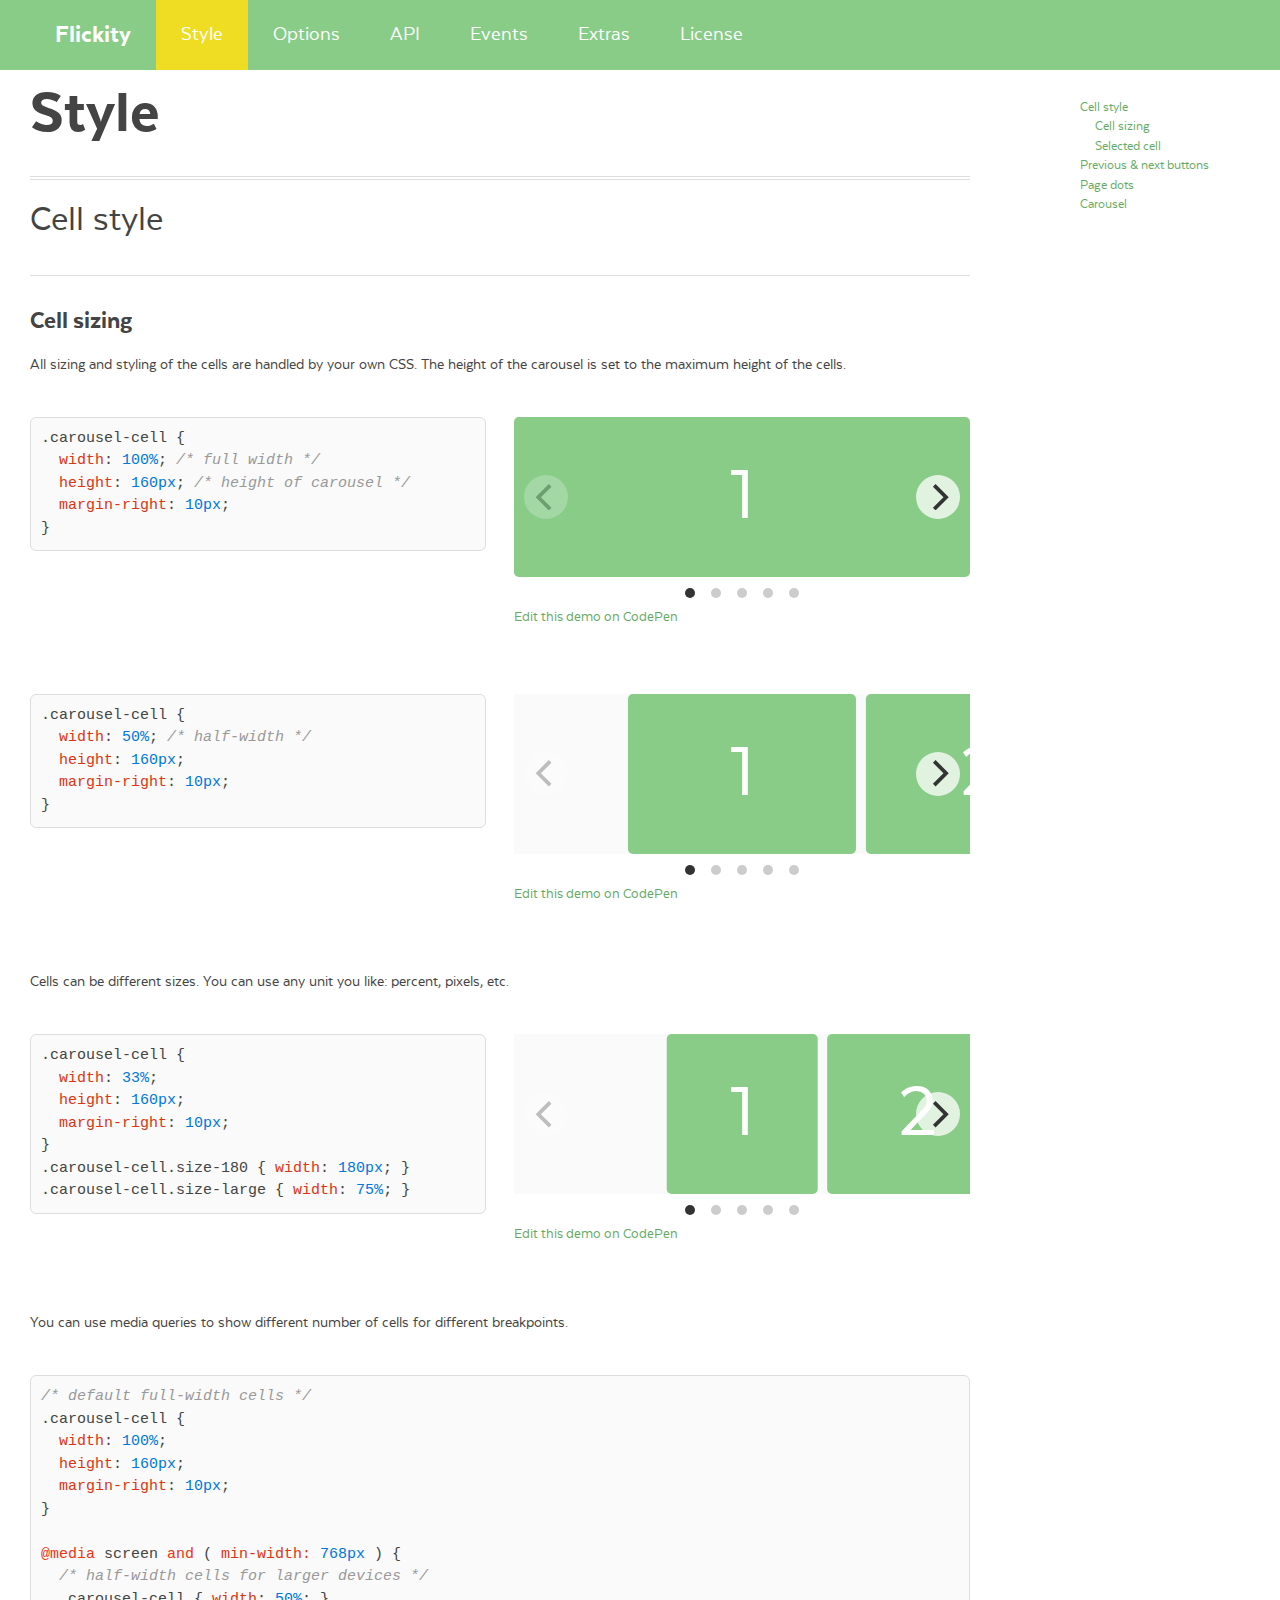
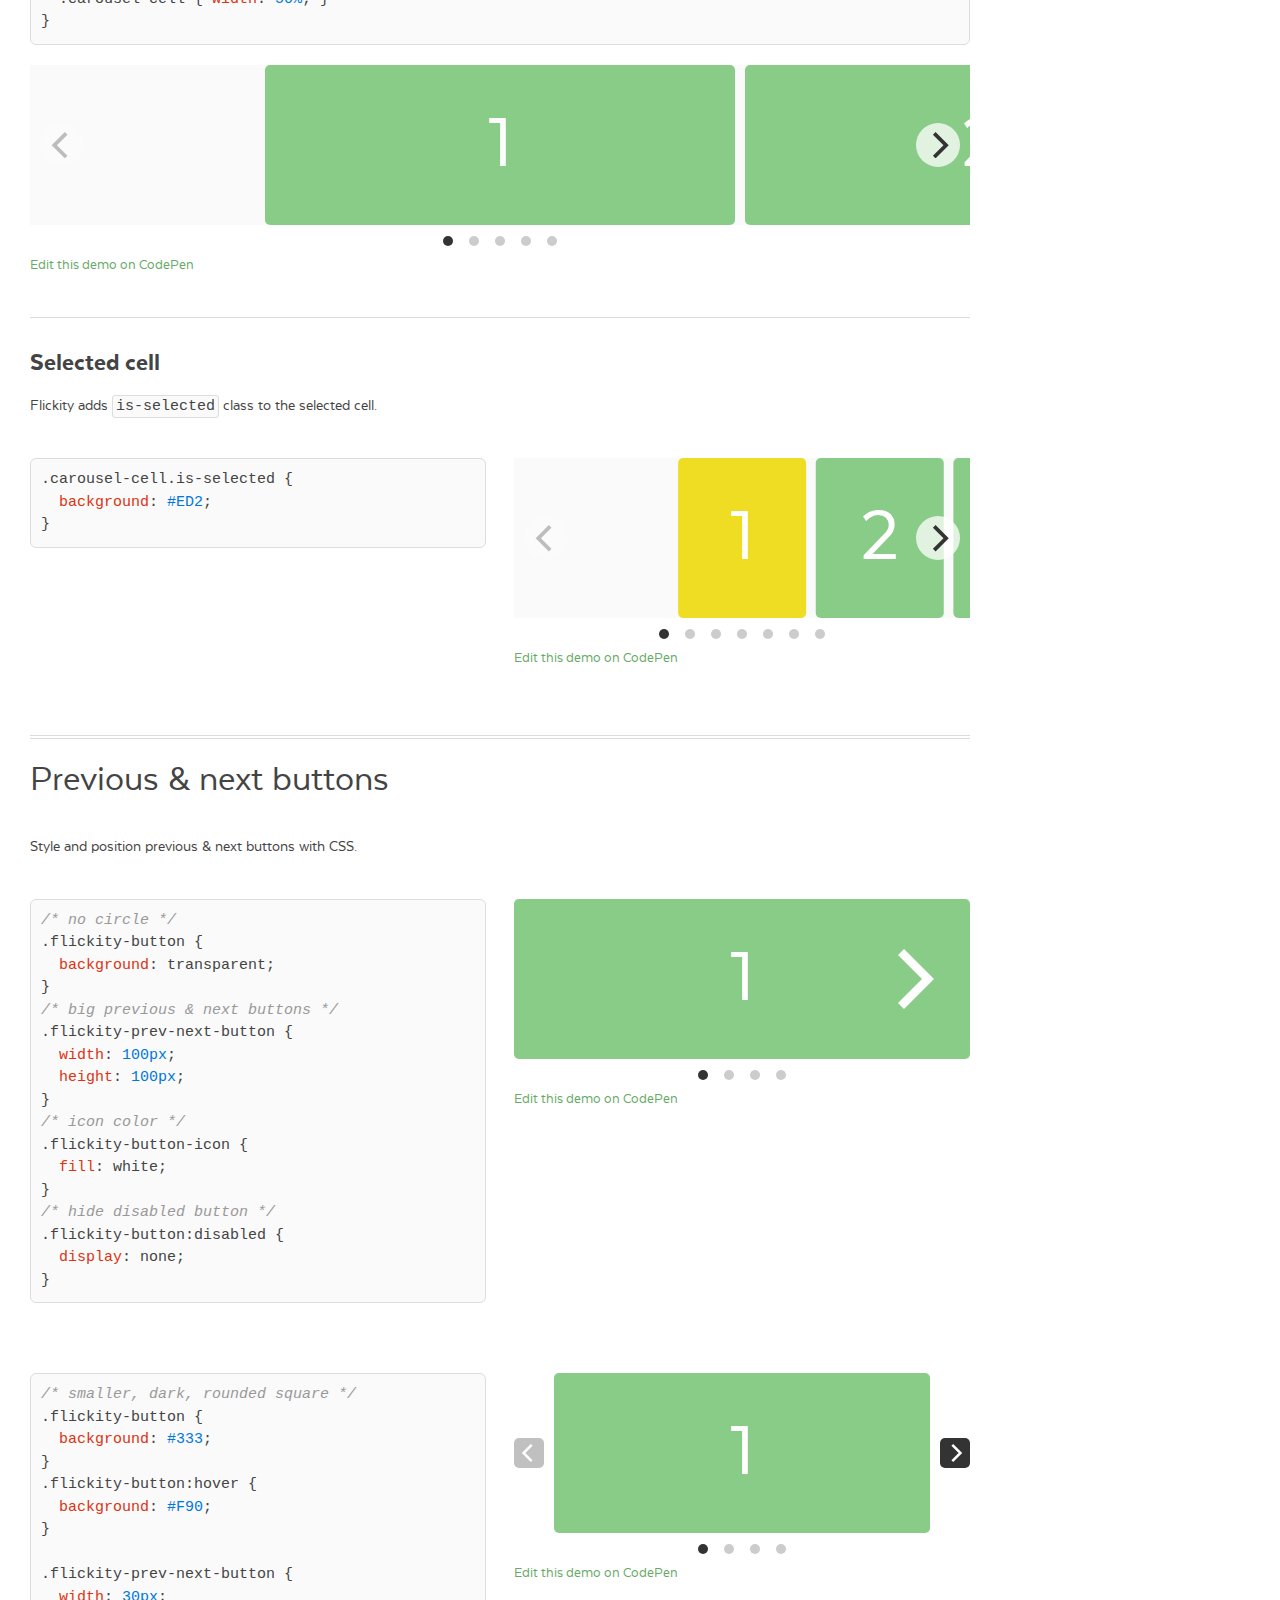
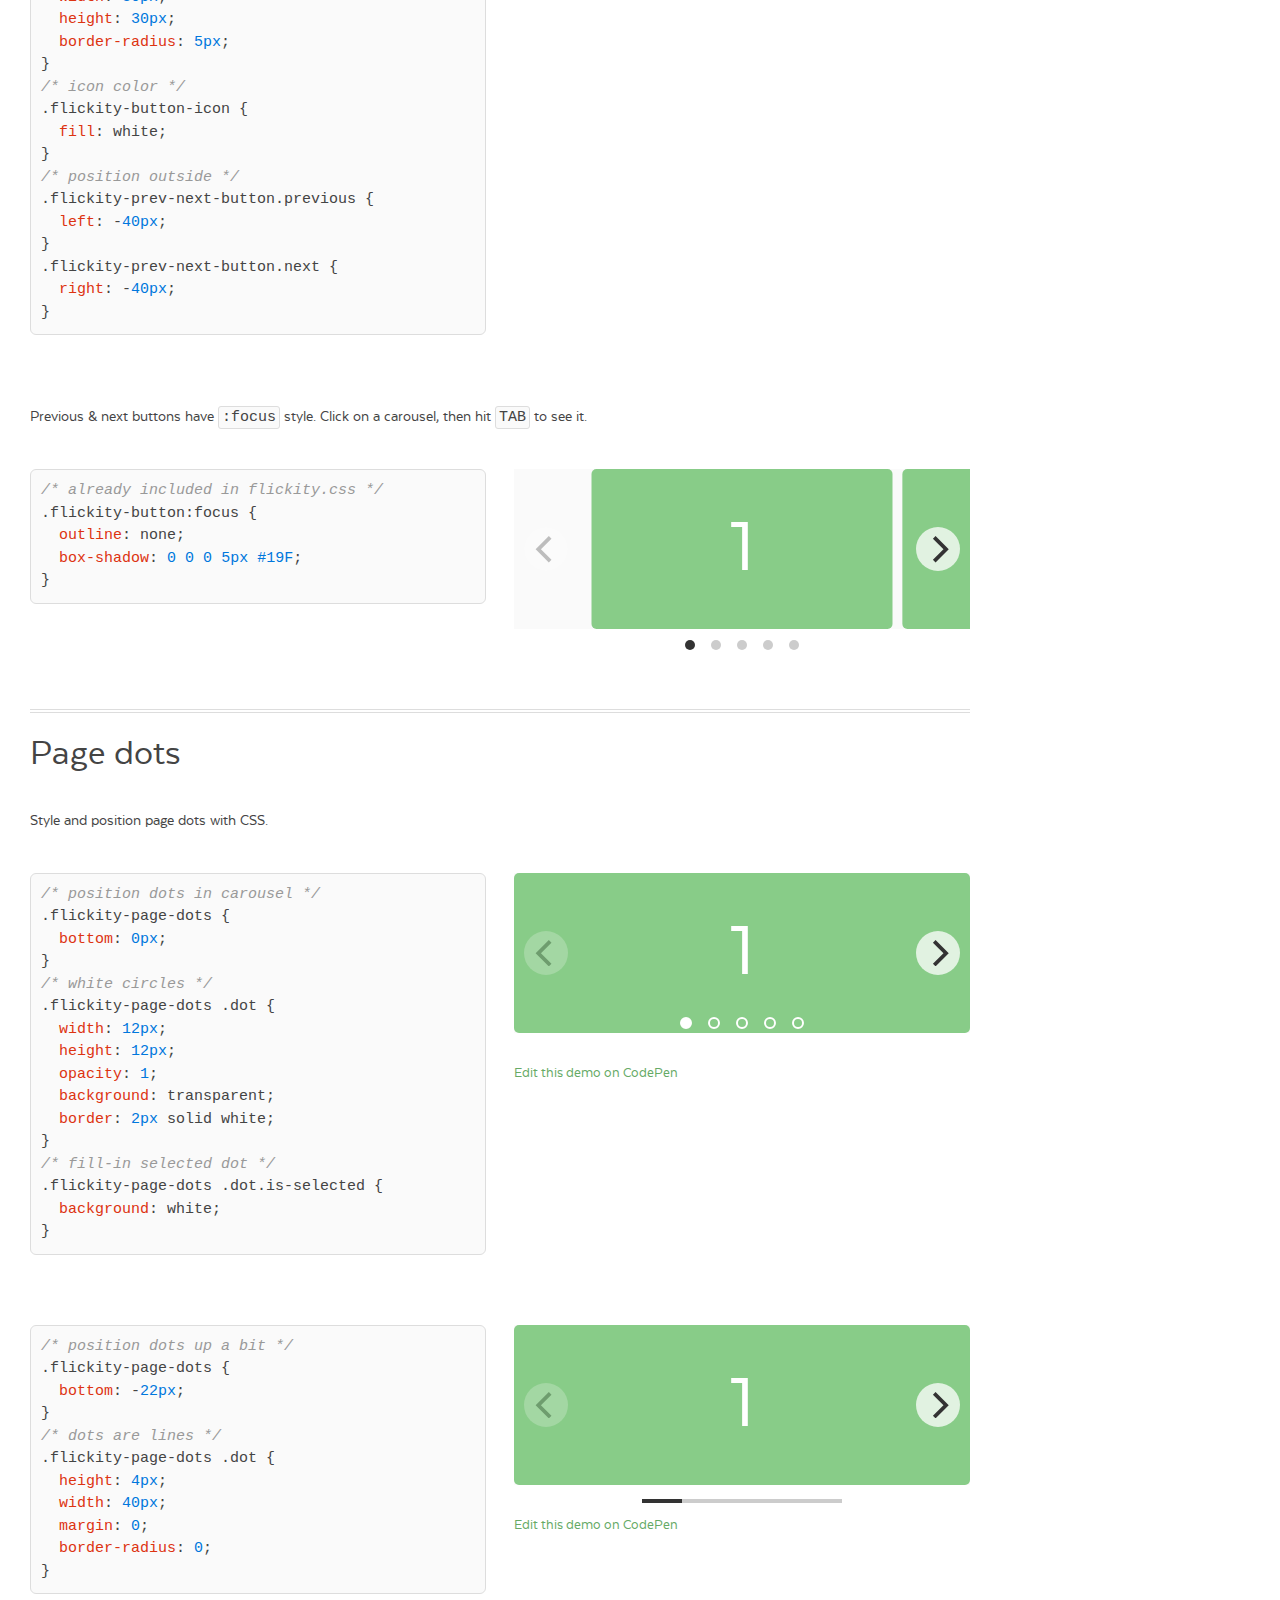
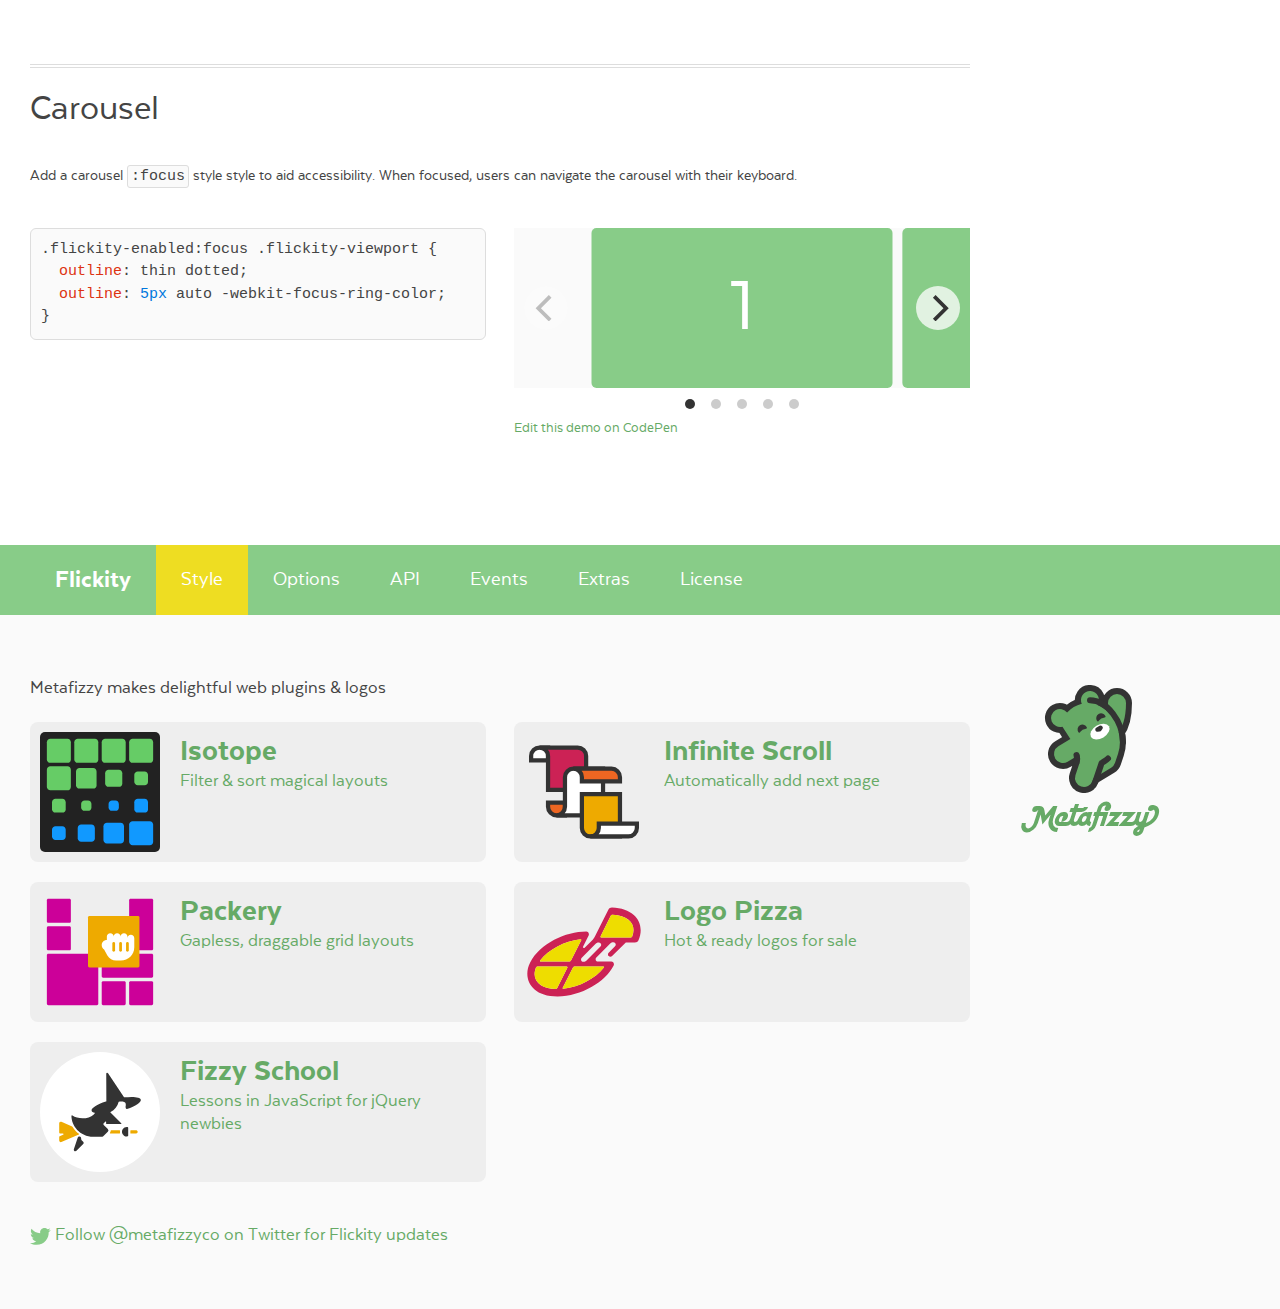
<file: Flickity/style.html>
<!DOCTYPE html><html lang="en" class="export"><head>
  <meta charset="utf-8">
  <meta name="description" content="Touch, responsive, flickable carousels">
  <meta name="viewport" content="width=device-width">

  <title>Flickity · Style</title>

    <link rel="stylesheet" href="css/flickity-docs.css?6" media="screen">

  <meta name="twitter:card" content="summary">
  <meta name="twitter:site" content="@metafizzyco">
  <meta name="twitter:url" content="https://flickity.metafizzy.co/style.html">
  <meta name="twitter:title" content="Flickity Style">
  <meta name="twitter:description" content="Touch, responsive, flickable carousels">

</head>
<body class="page--style">


<nav class="site-nav">
  <div class="container">
    <ul class="site-nav__list">
      <li class="site-nav__item site-nav__item--homepage"><a href=".">Flickity</a></li>
      <li class="site-nav__item site-nav__item--style"><a href="style.html">Style</a></li>
      <li class="site-nav__item site-nav__item--options"><a href="options.html">Options</a></li>
      <li class="site-nav__item site-nav__item--api"><a href="api.html">API</a></li>
      <li class="site-nav__item site-nav__item--events"><a href="events.html">Events</a></li>
      <li class="site-nav__item site-nav__item--extras"><a href="extras.html">Extras</a></li>
      <li class="site-nav__item site-nav__item--license"><a href="license.html">License</a></li>
    </ul>
  </div>
</nav>


<div class="main">
  <div class="container">
      <h1 class="page-title">Style</h1>


    <ul class="page-nav" data-js="page-nav">
<li class="page-nav__item page-nav__item--h2"><a href="#cell-style">Cell style</a></li>
<li class="page-nav__item page-nav__item--h3"><a href="#cell-sizing">Cell sizing</a></li>
<li class="page-nav__item page-nav__item--h3"><a href="#selected-cell">Selected cell</a></li>
<li class="page-nav__item page-nav__item--h2"><a href="#previous-next-buttons">Previous &amp; next buttons</a></li>
<li class="page-nav__item page-nav__item--h2"><a href="#page-dots">Page dots</a></li>
<li class="page-nav__item page-nav__item--h2"><a href="#carousel">Carousel</a></li>
</ul>


<h2 id="cell-style">Cell style</h2>

<h3 id="cell-sizing">Cell sizing</h3>

<p>All sizing and styling of the cells are handled by your own CSS. The height of the carousel is set to the maximum height of the cells.</p>

<div class="example duo">
  <div class="example__code duo__cell">
<pre><code class="css"><span class="selector-class">.carousel-cell</span> {
  <span class="attribute">width</span>: <span class="number">100%</span>; <span class="comment">/* full width */</span>
  <span class="attribute">height</span>: <span class="number">160px</span>; <span class="comment">/* height of carousel */</span>
  <span class="attribute">margin-right</span>: <span class="number">10px</span>;
}
</code></pre>
  </div>
  <div class="example__demo duo__cell">
    <div class="carousel carousel--full-width" data-flickity="">
      <div class="carousel-cell"></div>
      <div class="carousel-cell"></div>
      <div class="carousel-cell"></div>
      <div class="carousel-cell"></div>
      <div class="carousel-cell"></div>
    </div>
    <p class="edit-demo">
        <a href="https://codepen.io/desandro/pen/dPdyJK">Edit this demo on CodePen</a>
    </p>
  </div>
</div>

<div class="example duo">
  <div class="example__code duo__cell">
<pre><code class="css"><span class="selector-class">.carousel-cell</span> {
  <span class="attribute">width</span>: <span class="number">50%</span>; <span class="comment">/* half-width */</span>
  <span class="attribute">height</span>: <span class="number">160px</span>;
  <span class="attribute">margin-right</span>: <span class="number">10px</span>;
}
</code></pre>
  </div>
  <div class="example__demo duo__cell">
    <div class="carousel carousel--half-width" data-flickity="">
      <div class="carousel-cell"></div>
      <div class="carousel-cell"></div>
      <div class="carousel-cell"></div>
      <div class="carousel-cell"></div>
      <div class="carousel-cell"></div>
    </div>
    <p class="edit-demo">
        <a href="https://codepen.io/desandro/pen/gbvOvy">Edit this demo on CodePen</a>
    </p>
  </div>
</div>

<p>Cells can be different sizes. You can use any unit you like: percent, pixels, etc.</p>

<div class="example duo">
  <div class="example__code duo__cell">
<pre><code class="css"><span class="selector-class">.carousel-cell</span> {
  <span class="attribute">width</span>: <span class="number">33%</span>;
  <span class="attribute">height</span>: <span class="number">160px</span>;
  <span class="attribute">margin-right</span>: <span class="number">10px</span>;
}
<span class="selector-class">.carousel-cell</span><span class="selector-class">.size-180</span> { <span class="attribute">width</span>: <span class="number">180px</span>; }
<span class="selector-class">.carousel-cell</span><span class="selector-class">.size-large</span> { <span class="attribute">width</span>: <span class="number">75%</span>; }
</code></pre>
  </div>
  <div class="example__demo duo__cell">
    <div class="carousel carousel--various-widths" data-flickity="">
      <div class="carousel-cell"></div>
      <div class="carousel-cell size-180"></div>
      <div class="carousel-cell size-large"></div>
      <div class="carousel-cell"></div>
      <div class="carousel-cell size-large"></div>
    </div>
    <p class="edit-demo">
        <a href="https://codepen.io/desandro/pen/raJNdm">Edit this demo on CodePen</a>
    </p>
  </div>
</div>

<p>You can use media queries to show different number of cells for different breakpoints.</p>

<div class="example">
  <div class="example__code">
<pre><code class="css"><span class="comment">/* default full-width cells */</span>
<span class="selector-class">.carousel-cell</span> {
  <span class="attribute">width</span>: <span class="number">100%</span>;
  <span class="attribute">height</span>: <span class="number">160px</span>;
  <span class="attribute">margin-right</span>: <span class="number">10px</span>;
}

<span class="keyword">@media</span> screen <span class="keyword">and</span> ( <span class="attribute">min-width:</span> <span class="number">768px</span> ) {
  <span class="comment">/* half-width cells for larger devices */</span>
  <span class="selector-class">.carousel-cell</span> { <span class="attribute">width</span>: <span class="number">50%</span>; }
}
</code></pre>
  </div>
  <div class="example__demo">
    <div class="carousel carousel--media-queried" data-flickity="">
      <div class="carousel-cell"></div>
      <div class="carousel-cell"></div>
      <div class="carousel-cell"></div>
      <div class="carousel-cell"></div>
      <div class="carousel-cell"></div>
    </div>
    <p class="edit-demo">
        <a href="https://codepen.io/desandro/pen/azqbGV">Edit this demo on CodePen</a>
    </p>
  </div>
</div>

<h3 id="selected-cell">Selected cell</h3>

<p>Flickity adds <code>is-selected</code> class to the selected cell.</p>

<div class="example duo">
  <div class="example__code duo__cell">
<pre><code class="css"><span class="selector-class">.carousel-cell</span><span class="selector-class">.is-selected</span> {
  <span class="attribute">background</span>: <span class="number">#ED2</span>;
}
</code></pre>
  </div>
  <div class="example__demo duo__cell">
    <div class="carousel carousel--selected-cell carousel--show-several" data-flickity="">
      <div class="carousel-cell"></div>
      <div class="carousel-cell"></div>
      <div class="carousel-cell"></div>
      <div class="carousel-cell"></div>
      <div class="carousel-cell"></div>
      <div class="carousel-cell"></div>
      <div class="carousel-cell"></div>
    </div>
    <p class="edit-demo">
        <a href="https://codepen.io/desandro/pen/YPezvR">Edit this demo on CodePen</a>
    </p>
  </div>
</div>


<h2 id="previous-next-buttons">Previous &amp; next buttons</h2>

<p>Style and position previous &amp; next buttons with CSS.</p>

<div class="example duo">
  <div class="example__code duo__cell">
<pre><code class="css"><span class="comment">/* no circle */</span>
<span class="selector-class">.flickity-button</span> {
  <span class="attribute">background</span>: transparent;
}
<span class="comment">/* big previous &amp; next buttons */</span>
<span class="selector-class">.flickity-prev-next-button</span> {
  <span class="attribute">width</span>: <span class="number">100px</span>;
  <span class="attribute">height</span>: <span class="number">100px</span>;
}
<span class="comment">/* icon color */</span>
<span class="selector-class">.flickity-button-icon</span> {
  <span class="attribute">fill</span>: white;
}
<span class="comment">/* hide disabled button */</span>
<span class="selector-class">.flickity-button</span><span class="selector-pseudo">:disabled</span> {
  <span class="attribute">display</span>: none;
}
</code></pre>
  </div>
  <div class="example__demo duo__cell">
    <div class="carousel carousel--full-width carousel--prev-next-big-arrow" data-flickity="">
      <div class="carousel-cell"></div>
      <div class="carousel-cell"></div>
      <div class="carousel-cell"></div>
      <div class="carousel-cell"></div>
    </div>
    <p class="edit-demo">
        <a href="https://codepen.io/desandro/pen/EaQxpb">Edit this demo on CodePen</a>
    </p>
  </div>
</div>

<div class="example duo">
  <div class="example__code duo__cell">
<pre><code class="css"><span class="comment">/* smaller, dark, rounded square */</span>
<span class="selector-class">.flickity-button</span> {
  <span class="attribute">background</span>: <span class="number">#333</span>;
}
<span class="selector-class">.flickity-button</span><span class="selector-pseudo">:hover</span> {
  <span class="attribute">background</span>: <span class="number">#F90</span>;
}

<span class="selector-class">.flickity-prev-next-button</span> {
  <span class="attribute">width</span>: <span class="number">30px</span>;
  <span class="attribute">height</span>: <span class="number">30px</span>;
  <span class="attribute">border-radius</span>: <span class="number">5px</span>;
}
<span class="comment">/* icon color */</span>
<span class="selector-class">.flickity-button-icon</span> {
  <span class="attribute">fill</span>: white;
}
<span class="comment">/* position outside */</span>
<span class="selector-class">.flickity-prev-next-button</span><span class="selector-class">.previous</span> {
  <span class="attribute">left</span>: -<span class="number">40px</span>;
}
<span class="selector-class">.flickity-prev-next-button</span><span class="selector-class">.next</span> {
  <span class="attribute">right</span>: -<span class="number">40px</span>;
}
</code></pre>
  </div>
  <div class="example__demo duo__cell">
    <div class="carousel carousel--full-width carousel--prev-next-small-outside" data-flickity="">
      <div class="carousel-cell"></div>
      <div class="carousel-cell"></div>
      <div class="carousel-cell"></div>
      <div class="carousel-cell"></div>
    </div>
    <p class="edit-demo">
        <a href="https://codepen.io/desandro/pen/zxRYMP">Edit this demo on CodePen</a>
    </p>
  </div>
</div>

<p>Previous &amp; next buttons have <code>:focus</code> style. Click on a carousel, then hit <kbd>TAB</kbd> to see it.</p>

<div class="example duo">
  <div class="example__code duo__cell">
<pre><code class="css"><span class="comment">/* already included in flickity.css */</span>
<span class="selector-class">.flickity-button</span><span class="selector-pseudo">:focus</span> {
  <span class="attribute">outline</span>: none;
  <span class="attribute">box-shadow</span>: <span class="number">0</span> <span class="number">0</span> <span class="number">0</span> <span class="number">5px</span> <span class="number">#19F</span>;
}
</code></pre>
  </div>
  <div class="example__demo duo__cell">
    <div class="carousel" data-flickity="">
      <div class="carousel-cell"></div>
      <div class="carousel-cell"></div>
      <div class="carousel-cell"></div>
      <div class="carousel-cell"></div>
      <div class="carousel-cell"></div>
    </div>
  </div>
</div>


<h2 id="page-dots">Page dots</h2>

<p>Style and position page dots with CSS.</p>

<div class="example duo">
  <div class="example__code duo__cell">
<pre><code class="css"><span class="comment">/* position dots in carousel */</span>
<span class="selector-class">.flickity-page-dots</span> {
  <span class="attribute">bottom</span>: <span class="number">0px</span>;
}
<span class="comment">/* white circles */</span>
<span class="selector-class">.flickity-page-dots</span> <span class="selector-class">.dot</span> {
  <span class="attribute">width</span>: <span class="number">12px</span>;
  <span class="attribute">height</span>: <span class="number">12px</span>;
  <span class="attribute">opacity</span>: <span class="number">1</span>;
  <span class="attribute">background</span>: transparent;
  <span class="attribute">border</span>: <span class="number">2px</span> solid white;
}
<span class="comment">/* fill-in selected dot */</span>
<span class="selector-class">.flickity-page-dots</span> <span class="selector-class">.dot</span><span class="selector-class">.is-selected</span> {
  <span class="attribute">background</span>: white;
}
</code></pre>
  </div>
  <div class="example__demo duo__cell">
    <div class="carousel carousel--full-width carousel--o-dots" data-flickity="">
      <div class="carousel-cell"></div>
      <div class="carousel-cell"></div>
      <div class="carousel-cell"></div>
      <div class="carousel-cell"></div>
      <div class="carousel-cell"></div>
    </div>
    <p class="edit-demo">
        <a href="https://codepen.io/desandro/pen/EaQaYL">Edit this demo on CodePen</a>
    </p>
  </div>
</div>

<div class="example duo">
  <div class="example__code duo__cell">
<pre><code class="css"><span class="comment">/* position dots up a bit */</span>
<span class="selector-class">.flickity-page-dots</span> {
  <span class="attribute">bottom</span>: -<span class="number">22px</span>;
}
<span class="comment">/* dots are lines */</span>
<span class="selector-class">.flickity-page-dots</span> <span class="selector-class">.dot</span> {
  <span class="attribute">height</span>: <span class="number">4px</span>;
  <span class="attribute">width</span>: <span class="number">40px</span>;
  <span class="attribute">margin</span>: <span class="number">0</span>;
  <span class="attribute">border-radius</span>: <span class="number">0</span>;
}
</code></pre>
  </div>
  <div class="example__demo duo__cell">
    <div class="carousel carousel--full-width carousel--line-dots" data-flickity="">
      <div class="carousel-cell"></div>
      <div class="carousel-cell"></div>
      <div class="carousel-cell"></div>
      <div class="carousel-cell"></div>
      <div class="carousel-cell"></div>
    </div>
    <p class="edit-demo">
        <a href="https://codepen.io/desandro/pen/ByYyao">Edit this demo on CodePen</a>
    </p>
  </div>
</div>


<h2 id="carousel">Carousel</h2>

<p>Add a carousel <code>:focus</code> style style to aid accessibility. When focused, users can navigate the carousel with their keyboard.</p>

<div class="example duo">
  <div class="example__code duo__cell">
<pre><code class="css"><span class="selector-class">.flickity-enabled</span><span class="selector-pseudo">:focus</span> <span class="selector-class">.flickity-viewport</span> {
  <span class="attribute">outline</span>: thin dotted;
  <span class="attribute">outline</span>: <span class="number">5px</span> auto -webkit-focus-ring-color;
}
</code></pre>
  </div>
  <div class="example__demo duo__cell">
    <div class="carousel carousel--carousel-focus" data-flickity="">
      <div class="carousel-cell"></div>
      <div class="carousel-cell"></div>
      <div class="carousel-cell"></div>
      <div class="carousel-cell"></div>
      <div class="carousel-cell"></div>
    </div>
    <p class="edit-demo">
        <a href="https://codepen.io/desandro/pen/RNQOGm">Edit this demo on CodePen</a>
    </p>
  </div>
</div>


  </div>
</div>

<nav class="site-nav">
  <div class="container">
    <ul class="site-nav__list">
      <li class="site-nav__item site-nav__item--homepage"><a href=".">Flickity</a></li>
      <li class="site-nav__item site-nav__item--style"><a href="style.html">Style</a></li>
      <li class="site-nav__item site-nav__item--options"><a href="options.html">Options</a></li>
      <li class="site-nav__item site-nav__item--api"><a href="api.html">API</a></li>
      <li class="site-nav__item site-nav__item--events"><a href="events.html">Events</a></li>
      <li class="site-nav__item site-nav__item--extras"><a href="extras.html">Extras</a></li>
      <li class="site-nav__item site-nav__item--license"><a href="license.html">License</a></li>
    </ul>
  </div>
</nav>

<footer class="site-footer">

  <div class="container">

    <p class="site-footer__copy">Metafizzy makes delightful web plugins &amp; logos</p>

    <div class="showcase">
    
      <ul class="showcase-item-list">
          <li class="showcase-item">
            <a class="showcase-item__link" href="https://isotope.metafizzy.co">
              <div class="showcase-item__image">
                  <svg class="isotope-illo" xmlns="http://www.w3.org/2000/svg" viewBox="0 0 350 350" width="100" height="100">
                    <path class="isotope-illo__color1" fill="#6C6" d="M80 170H30c-6 0-10-5-10-10v-50c0-6 5-10 10-10h50c6 0 10 5 10 10v50C90 166 86 170 80 170z"></path>
                    <path class="isotope-illo__color1" fill="#6C6" d="M80 90H30c-6 0-10-5-10-10V30c0-6 5-10 10-10h50c6 0 10 5 10 10v50C90 86 86 90 80 90z"></path>
                    <path class="isotope-illo__color1" fill="#6C6" d="M160 90h-50c-6 0-10-5-10-10V30c0-6 5-10 10-10h50c6 0 10 5 10 10v50C170 86 166 90 160 90z"></path>
                    <path class="isotope-illo__color1" fill="#6C6" d="M240 90h-50c-6 0-10-5-10-10V30c0-6 5-10 10-10h50c6 0 10 5 10 10v50C250 86 246 90 240 90z"></path>
                    <path class="isotope-illo__color1" fill="#6C6" d="M320 90h-50c-6 0-10-5-10-10V30c0-6 5-10 10-10h50c6 0 10 5 10 10v50C330 86 326 90 320 90z"></path>
                    <path class="isotope-illo__color1" fill="#6C6" d="M155 165h-40c-6 0-10-5-10-10v-40c0-6 5-10 10-10h40c6 0 10 5 10 10v40 C165 161 161 165 155 165z"></path>
                    <path class="isotope-illo__color1" fill="#6C6" d="M230 160h-30c-6 0-10-5-10-10v-30c0-6 5-10 10-10h30c6 0 10 5 10 10v30 C240 156 236 160 230 160z"></path>
                    <path class="isotope-illo__color1" fill="#6C6" d="M305 155h-20c-6 0-10-5-10-10v-20c0-6 5-10 10-10h20c6 0 10 5 10 10v20 C315 151 311 155 305 155z"></path>
                    <path class="isotope-illo__color1" fill="#6C6" d="M65 235H45c-6 0-10-5-10-10v-20c0-6 5-10 10-10h20c6 0 10 5 10 10v20C75 231 71 235 65 235z"></path>
                    <path class="isotope-illo__color1" fill="#6C6" d="M140 230h-10c-6 0-10-5-10-10v-10c0-6 5-10 10-10h10c6 0 10 5 10 10v10 C150 226 146 230 140 230z"></path>
                    <path class="isotope-illo__color2" fill="#19F" d="M305 235h-20c-6 0-10-5-10-10v-20c0-6 5-10 10-10h20c6 0 10 5 10 10v20 C315 231 311 235 305 235z"></path>
                    <path class="isotope-illo__color2" fill="#19F" d="M65 315H45c-6 0-10-5-10-10v-20c0-6 5-10 10-10h20c6 0 10 5 10 10v20C75 311 71 315 65 315z"></path>
                    <path class="isotope-illo__color2" fill="#19F" d="M150 320h-30c-6 0-10-5-10-10v-30c0-6 5-10 10-10h30c6 0 10 5 10 10v30 C160 316 156 320 150 320z"></path>
                    <path class="isotope-illo__color2" fill="#19F" d="M220 230h-10c-6 0-10-5-10-10v-10c0-6 5-10 10-10h10c6 0 10 5 10 10v10 C230 226 226 230 220 230z"></path>
                    <path class="isotope-illo__color2" fill="#19F" d="M235 325h-40c-6 0-10-5-10-10v-40c0-6 5-10 10-10h40c6 0 10 5 10 10v40 C245 321 241 325 235 325z"></path>
                    <path class="isotope-illo__color2" fill="#19F" d="M320 330h-50c-6 0-10-5-10-10v-50c0-6 5-10 10-10h50c6 0 10 5 10 10v50 C330 326 326 330 320 330z"></path>
                  </svg>
              </div>
              <div class="showcase-item__text">
                <h3 class="showcase-item__title">Isotope</h3>
                <p class="showcase-item__description">Filter &amp; sort magical layouts</p>
              </div>
            </a>
          </li>
    
          <li class="showcase-item">
            <a class="showcase-item__link" href="https://infinite-scroll.com">
              <div class="showcase-item__image">
                  <svg class="infinite-scroll-illo" xmlns="http://www.w3.org/2000/svg" viewBox="0 0 520 520" width="200" height="200">
                    <path class="infinite-scroll-illo__page infinite-scroll-illo__page--back" d="M90,110H10V90c0-22,18-40,40-40h40V110z"></path>
                    <path class="infinite-scroll-illo__page infinite-scroll-illo__page--front1" d="M270,90L270,90c0-22-18-40-40-40h0H50h0c22,0,40,18,40,40v0v0v160h180V90z"></path>
                    <path class="infinite-scroll-illo__page infinite-scroll-illo__page--front2" d="M170,330v-20H90v20v0c0,22,18,40,40,40h0h40V330z"></path>
                    <path class="infinite-scroll-illo__page infinite-scroll-illo__page--back" d="M350,150H210c-22,0-40,18-40,40v140v0c0,22-18,40-40,40h0h220V150z"></path>
                    <path class="infinite-scroll-illo__page infinite-scroll-illo__page--front3" d="M430,470V270H250v160c0,22,18,40,40,40H430z"></path>
                    <path class="infinite-scroll-illo__page infinite-scroll-illo__page--front2" d="M250,190v20h180v-20c0-22-18-40-40-40H210h0C232,150,250,168,250,190L250,190z"></path>
                    <path class="infinite-scroll-illo__page infinite-scroll-illo__page--back" d="M330,410v20v0c0,22-18,40-40,40h0h180c22,0,40-18,40-40v-20H330z"></path>
                  </svg>
              </div>
              <div class="showcase-item__text">
                <h3 class="showcase-item__title">Infinite Scroll</h3>
                <p class="showcase-item__description">Automatically add next page</p>
              </div>
            </a>
          </li>
    
    
          <li class="showcase-item">
            <a class="showcase-item__link" href="https://packery.metafizzy.co">
              <div class="showcase-item__image">
                  <svg class="packery-illo" xmlns="http://www.w3.org/2000/svg" viewBox="0 0 700 700" width="100" height="100">
                    <path class="packery-illo__item" fill="#C09" d="M172 180H48c-4 0-8-4-8-8V48c0-4 4-8 8-8h124c4 0 8 4 8 8v124C180 176 176 180 172 180z"></path>
                    <path class="packery-illo__item" fill="#C09" d="M172 340H48c-4 0-8-4-8-8V208c0-4 4-8 8-8h124c4 0 8 4 8 8v124C180 336 176 340 172 340z"></path>
                    <path class="packery-illo__item" fill="#C09" d="M492 660H368c-4 0-8-4-8-8V528c0-4 4-8 8-8h124c4 0 8 4 8 8v124C500 656 496 660 492 660z"></path>
                    <path class="packery-illo__item" fill="#C09" d="M652 660H528c-4 0-8-4-8-8V528c0-4 4-8 8-8h124c4 0 8 4 8 8v124C660 656 656 660 652 660z"></path>
                    <path class="packery-illo__item" fill="#C09" d="M652 500H368c-4 0-8-4-8-8V368c0-4 4-8 8-8h284c4 0 8 4 8 8v124C660 496 656 500 652 500z"></path>
                    <path class="packery-illo__item" fill="#C09" d="M332 660H48c-4 0-8-4-8-8V368c0-4 4-8 8-8h284c4 0 8 4 8 8v284C340 656 336 660 332 660z"></path>
                    <path class="packery-illo__item" fill="#C09" d="M652 340H528c-4 0-8-4-8-8V48c0-4 4-8 8-8h124c4 0 8 4 8 8v284C660 336 656 340 652 340z"></path>
                    <path class="packery-illo__draggie" fill="#EA0" d="M572 440H288c-4 0-8-4-8-8V148c0-4 4-8 8-8h284c4 0 8 4 8 8v284C580 436 576 440 572 440z"></path>
                    <g>
                      <path class="packery-illo__hand" fill="white" d="M530 250c-11 0-20 9-20 20v-10c0-11-9-20-20-20s-20 9-20 20c0-11-9-20-20-20s-20 9-20 20c0-11-9-20-20-20
                        s-20 9-20 20v20c-17 0-30 13-30 30c0 11 6 20 14 25l19 35c10 18 30 30 51 30h28
                        c43 0 78-35 78-78V270C550 259 541 250 530 250z"></path>
                      <line class="packery-illo__hand-line" stroke="#EA0" fill="none" stroke-width="16" stroke-linecap="round" x1="430" y1="300" x2="430" y2="340"></line>
                      <line class="packery-illo__hand-line" stroke="#EA0" fill="none" stroke-width="16" stroke-linecap="round" x1="470" y1="300" x2="470" y2="340"></line>
                      <line class="packery-illo__hand-line" stroke="#EA0" fill="none" stroke-width="16" stroke-linecap="round" x1="510" y1="300" x2="510" y2="340"></line>
                    </g>
                  </svg>
              </div>
              <div class="showcase-item__text">
                <h3 class="showcase-item__title">Packery</h3>
                <p class="showcase-item__description">Gapless, draggable grid layouts</p>
              </div>
            </a>
          </li>
    
          <li class="showcase-item">
            <a class="showcase-item__link" href="http://logo.pizza">
              <div class="showcase-item__image">
                  <svg class="logo-pizza-illo" xmlns="http://www.w3.org/2000/svg" viewBox="0 0 700 700" width="100" height="100">
                    <path class="logo-pizza-illo__outline" fill="#C25" d="M513 91c-9-0-17 5-21 12l-80 160c-3 5-6 10-11 15l-47 47
                      c-5 5-12-1-9-7l32-64c5-11-2-23-14-23h-0c-121 0-268 70-327 180
                      C-9 497 35 609 196 609c138 0 279-85 327-180v0c5-11-2-23-14-23h-77c-13 0-19-15-10-24
                      l81-81c5-5 11-8 18-8l0 0c13 0 19 15 10 24L494 354c-6 6-6 14 0 20c3 3 6 4 10 4
                      c4 0 7-1 10-4l80-80h53c9 0 17-5 21-13C707 190 656 97 513 91z M334 281l-59 117
                      c-2 5-7 8-13 8H97c-4 0-6-4-3-7c49-64 143-114 236-124C333 275 335 278 334 281z
                       M70 441c2-4 6-7 10-7h168c4 0 7 4 5 8l-59 118c-2 4-6 6-11 6
                      C106 565 38 521 70 441z M466 441c-49 64-143 114-236 124c-3 0-6-3-4-6l59-117
                      c2-5 7-8 13-8h166C466 434 468 438 466 441z M446 318l-81 81c-5 5-11 8-18 8l0 0
                      c-13 0-19-15-10-24l81-81c5-5 11-8 18-8l0 0C449 294 455 309 446 318z M447 258L506 139
                      c2-4 6-7 11-6c101 7 140 60 114 126c-2 4-6 7-10 7H452C448 266 445 262 447 258z"></path>
                    <path class="logo-pizza-illo__slice" fill="#ED0" d="M334 281l-59 117c-2 5-7 8-13 8H97c-4 0-6-4-3-7
                      c49-64 143-114 236-124C333 275 335 278 334 281z"></path>
                    <path class="logo-pizza-illo__slice" fill="#ED0" d="M70 441c2-4 6-7 10-7h168c4 0 7 4 5 8l-59 118c-2 4-6 6-11 6
                      C106 565 38 521 70 441z"></path>
                    <path class="logo-pizza-illo__slice" fill="#ED0" d="M466 441c-49 64-143 114-236 124c-3 0-6-3-4-6l59-117
                      c2-5 7-8 13-8h166C466 434 468 438 466 441z"></path>
                    <path class="logo-pizza-illo__slice" fill="#ED0" d="M447 258L506 139c2-4 6-7 11-6c101 7 140 60 114 126c-2 4-6 7-10 7H452
                      C448 266 445 262 447 258z"></path>
                  </svg>
              </div>
              <div class="showcase-item__text">
                <h3 class="showcase-item__title">Logo Pizza</h3>
                <p class="showcase-item__description">Hot &amp; ready logos for sale</p>
              </div>
            </a>
          </li>
    
          <li class="showcase-item">
            <a class="showcase-item__link" href="http://fizzy.school">
              <div class="showcase-item__image">
                  <svg class="witchie-logo" xmlns="http://www.w3.org/2000/svg" viewBox="0 0 1000 1000" width="200" height="200">
                    <circle class="witchie-logo__moon" fill="white" cx="500" cy="500" r="500"></circle>
                    <path class="witchie-logo__broom" fill="#EA0" d="M582 675a35 35 0 0 0 8-20 3 3 0 0 1 3-2h71a3 3 0 0 1 3 3 59 59 0 0 0 0 20 3 3 0 0 1-3 3h-79A3 3 0 0 1 582 675Zm219 4a13 13 0 0 0 13-14c-1-7-7-12-14-12h-44a3 3 0 0 0-3 3v21a3 3 0 0 0 3 3ZM299 660a203 203 0 0 1-27-36 8 8 0 0 0-4-3L178 582a13 13 0 0 0-18 12v77a8 8 0 0 0 8 8h22a5 5 0 0 1 2 10L164 703a8 8 0 0 0-4 7v28a13 13 0 0 0 18 12l146-63a3 3 0 0 0 1-5A197 197 0 0 1 299 660Z"></path>
                    <path class="witchie-logo__dress" fill="#333" d="M326 705h4a13 13 0 0 1 13 13v8a13 13 0 0 0 4 9l13 13a13 13 0 0 1 0 19l-56 56c-10 10-26-0-22-13L314 714A13 13 0 0 1 326 705Zm397-79c-27 0-47 26-37 54 3 7 11 16 17 19a42 42 0 0 0 19 5 38 38 0 0 0 7-1 8 8 0 0 0 6-8v-62a8 8 0 0 0-6-8 38 38 0 0 0-7-1M840 397c-3-15-33-23-77-23a521 521 0 0 0-59 4 5 5 0 0 1-5-2L567 177a8 8 0 0 0-7-4 8 8 0 0 0-8 8l1 227a5 5 0 0 1-4 5c-74 24-123 55-119 76 2 8 11 14 26 18a3 3 0 0 1 1 4l-11 11c-20 20-56 30-92 30-31 0-63-8-84-23a5 5 0 0 0-3-1 5 5 0 0 0-5 5c0 78 68 173 183 173h75a10 10 0 0 0 7-3l38-38a16 16 0 0 0 0-23l-34-34a10 10 0 0 1 0-14l15-15a3 3 0 0 1 5 2v15a5 5 0 0 0 5 5H674a4 4 0 0 0 3-7l-90-90a3 3 0 0 1 1-4c34-19 59-49 67-84a3 3 0 0 1 2-2c6-1 12-1 17-1 22 0 37 5 39 14 1 6 3 11 2 17-5 17 1 31 8 31a6 6 0 0 0 2-0C797 448 845 419 840 397Z"></path>
                  </svg>
              </div>
              <div class="showcase-item__text">
                <h3 class="showcase-item__title">Fizzy School</h3>
                <p class="showcase-item__description">Lessons in JavaScript for jQuery newbies</p>
              </div>
            </a>
          </li>
    
      </ul> 
    
    </div>

    <p class="site-footer__copy">
      <a href="https://twitter.com/metafizzyco">
        <svg class="twitter-logo" xmlns="http://www.w3.org/2000/svg" viewBox="0 0 512 512" width="30" height="30">
          <path d="M512 97c-19 8-39 14-60 16 22-13 38-34 46-58-20 12-43 21-67 25-19-19-46-32-77-32-58 0-117 52-102 129-87-4-165-46-216-110-24 40-19 107 32 140-17 0-33-5-48-13v1c0 51 36 93 84 103-15 4-34 5-47 2 13 42 52 72 98 73-47 36-96 49-155 44 46 30 102 47 161 47 197 0 306-168 299-312 20-15 38-34 52-55z"></path>
        </svg>
        Follow @metafizzyco on Twitter for Flickity updates
      </a>
    </p>

    <div class="mfzy-brand">
      <a class="mfzy-brand__link" href="https://metafizzy.co">
        <svg class="mfzy-logo" xmlns="http://www.w3.org/2000/svg" xmlns:xlink="http://www.w3.org/1999/xlink" viewBox="0 0 144 144" width="36" height="36">
          <title>Metafizzy logo</title>
          <defs>
            <path id="mfzy-logo__body" d="M 120 24 a 12 12 0 0 0-24 0 a 72 72 0 0 1 -1 11
              a 40 40 0 0 0 -13 -8.5 A 12 12 0 1 0 61.1 25.1 c -8 2 -14 6 -19.6 11.6 
              A 12 12 0 1 0 35.3 55.5 L 45.8 72.1 l -16 9.6 A 12 12 0 0 0 42.2 102.3
              L 58 92.8 a 20 20 0 0 1 -0.2 11.9 l -5.2 15.5 a 12 12 0 0 0 22.8 7.6
              l 1.1 -3.3 l 23.7 -14.2 a 12 12 0 0 0 5.2 -6.5 l 4 -12 A 50 50 0 0 0 111.9 76
              a 52 52 0 0 0 -1.6 -12.8 C 115 57 120 44 120 24Z"></path>
            <path id="mfzy-logo__eye" d="M 0 6.5 a 6.5 6.5 0 0 1 13 0 c 0 3.5 -3 0.5 -6.5 0.5 s -6.5 3 -6.5 -0.5 Z"></path>
            <clipPath id="mfzy-logo__body-clip">
              <use xlink:href="#mfzy-logo__body"></use>
            </clipPath>
          </defs>
          <use class="mfzy-logo__body-outline" xlink:href="#mfzy-logo__body" fill="#333" stroke="#333" stroke-width="16"></use>
          <use class="mfzy-logo__body-fill" xlink:href="#mfzy-logo__body"></use>
          <g class="mfzy-logo__stripes" clip-path="url(#mfzy-logo__body-clip)">
            <rect fill="#E62" x="16" width="120" height="138"></rect>
            <path fill="#C25" d="M96 24L16 72V0h80v24z"></path>
            <path fill="#EA0" d="M116 70L16 130v-26l95-57 5 23z"></path>
            <path fill="#19F" d="M136 138H16v-8l120-72v80z"></path>
          </g>
          <path class="mfzy-logo__cut-ins" stroke="#333" fill="none" stroke-linecap="round" stroke-linejoin="round" stroke-width="8" d="M 72 20.4 c 23 0 44 29 44 56
            M 54 103.4 a 16 16 0 0 0 0 -10
            M 96 98 c -2 2 -8 6 -8.5,6 l -8.4 25.1"></path>
          <g transform="translate(53 57) rotate(-31)">
            <ellipse class="mfzy-logo__snout" cx="25" cy="21" rx="14" ry="9" fill="#FFF"></ellipse>
            <use class="mfzy-logo__feature" xlink:href="#mfzy-logo__eye" fill="#333"></use>
            <use class="mfzy-logo__feature" xlink:href="#mfzy-logo__eye" fill="#333" transform="translate(29 0)"></use>
            <path class="mfzy-logo__feature" d="M 28.6 14 a 3 3 0 0 1 1.3 5.6 l -2.6 1.2 a 3 3 0 0 1 -2.6 0
              l -2.6 -1.2 a 3 3 0 0 1 1.3 -5.6 Z" fill="#333"></path>
          </g>
        </svg>
        <svg class="mfzy-wordmark" xmlns="http://www.w3.org/2000/svg" viewBox="0 0 280 80" fill="none" stroke="#333" width="140" height="40">
          <g transform="skewX(-18)">
            <path stroke-width="8" d="M38 20h6c4 0 7 2 9 6l9 18l12-24h2v22
            a20 22 0 0 0 20 22M48 22v28a12 15 0 0 1-24 0M98 44a6 6 0 0 0 0-12h-2
            a8 10 0 0 0 0 20h14a8 10 0 0 0 8-10M118 12v30a8 10 0 0 0 16 0M150 36
            q-4-4-8-4a8 10 0 1 0 8 10m0-14v14a8 10 0 0 0 8 10M184 20a9 9 0 0 0-18 0
            v34a8 10 0 0 1-8 10M158 32h24v24M190 32h18l-12 20h18M216 32h18l-12 20h18
            a8 10 0 0 0 8-10m0-14v14a8 10 0 0 0 16 0m0-14v38a6 6 0 0 1-12 0
            c0-12 32-8 32-32c0-10-6-16-15-16M108 24h24a6 6 0 0 0 6-6M102 38h-4"></path>
            <g stroke-width="6">
              <circle cx="38" cy="22" r="3"></circle>
              <circle cx="182" cy="20" r="3"></circle>
              <circle cx="269" cy="20" r="3"></circle>
            </g>
          </g>
        </svg>
      </a>
    </div>

  </div>

</footer>

  <script src="js/flickity-docs.min.js?2"></script>




</body></html>
</file>
